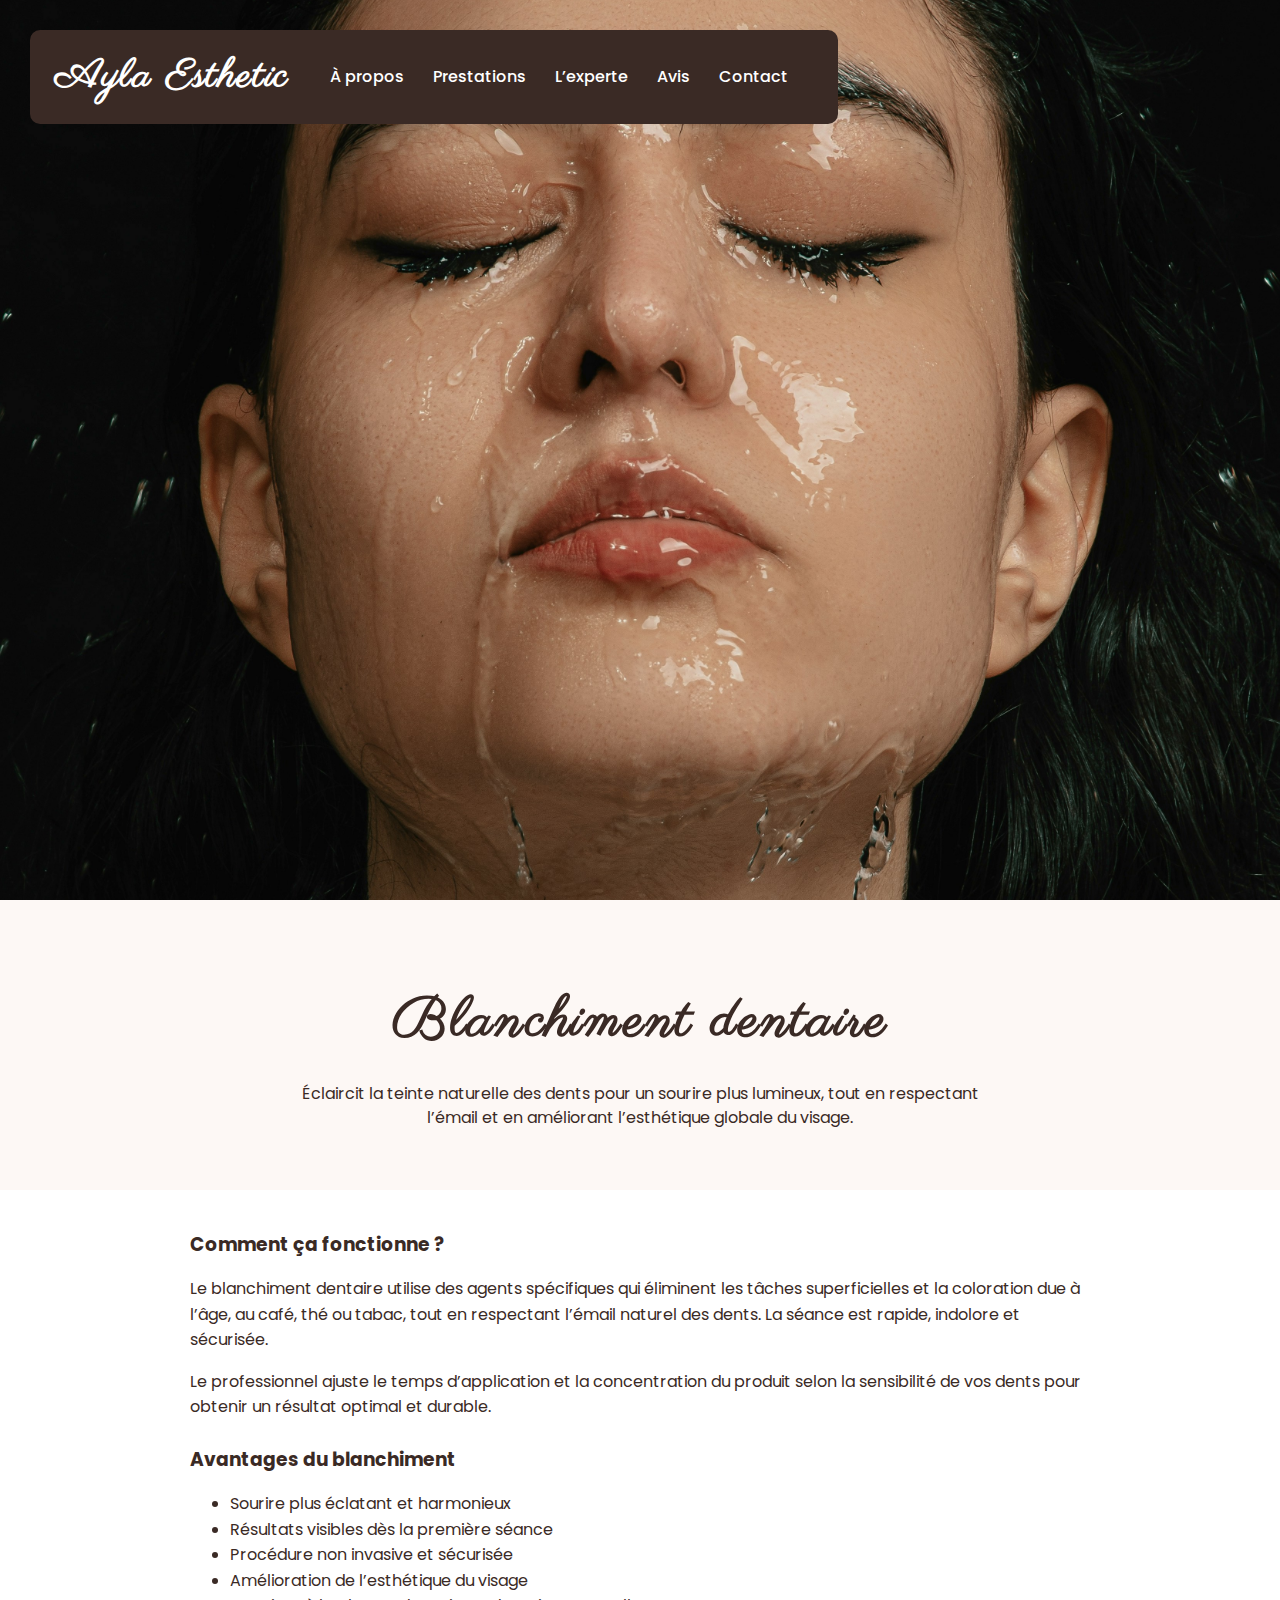
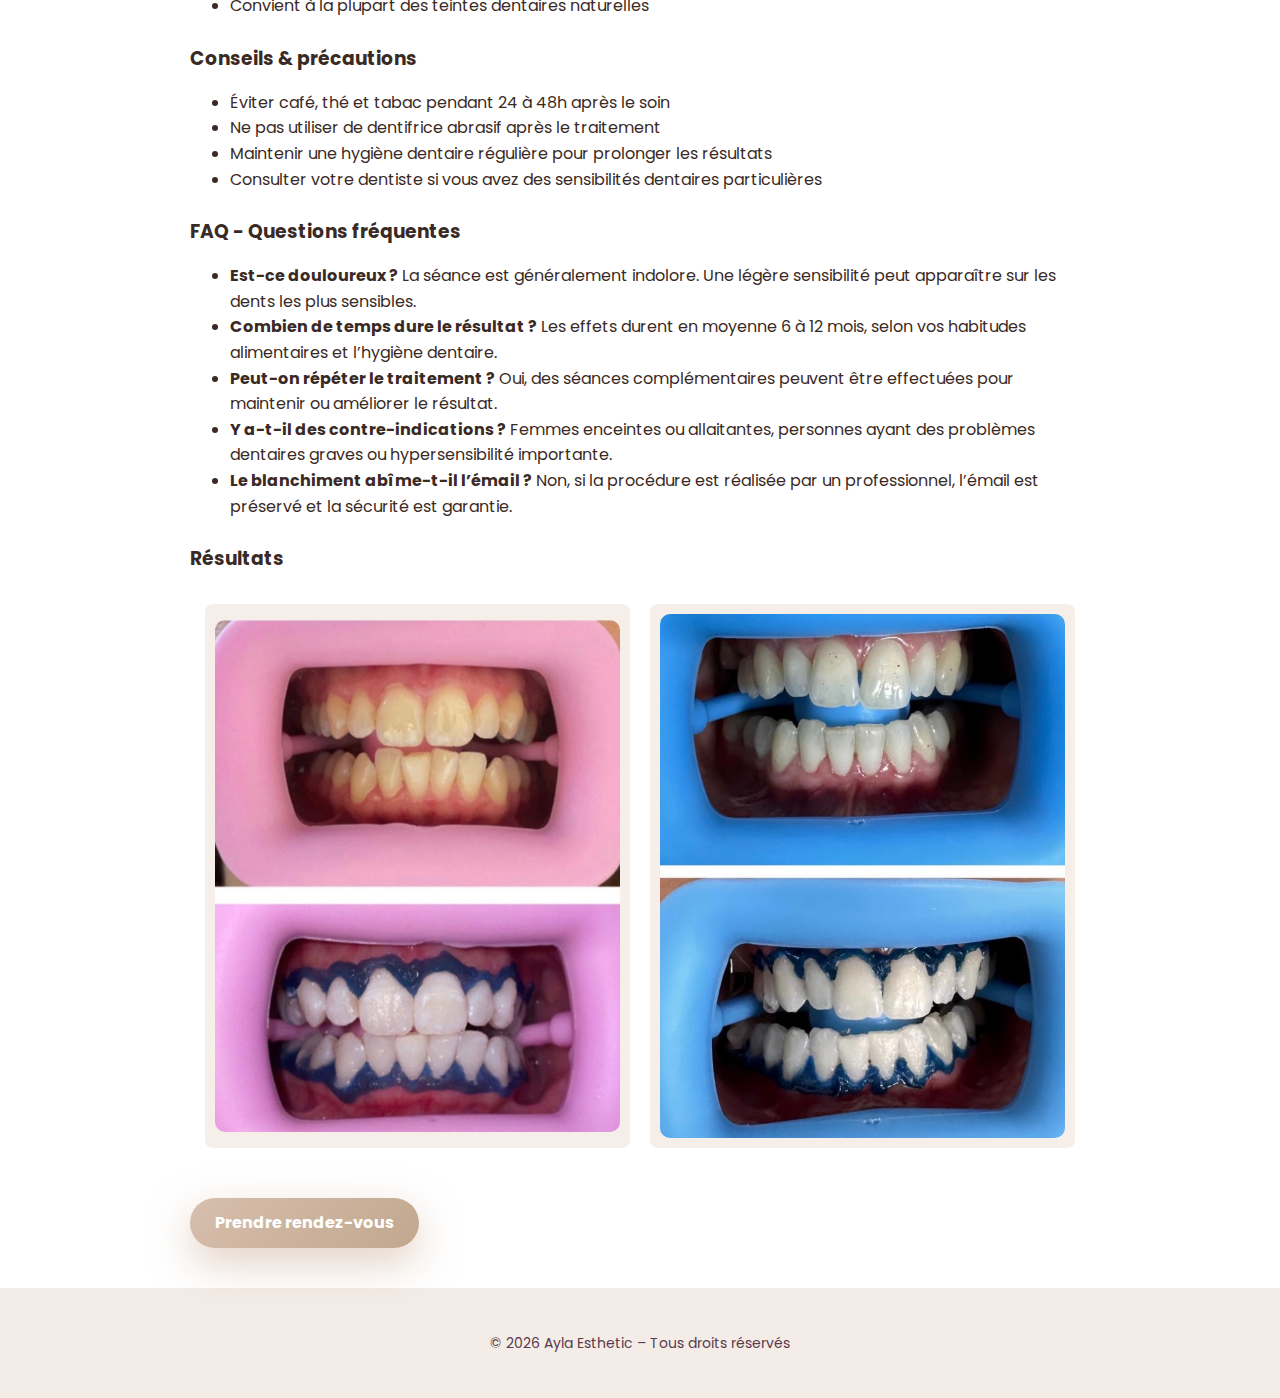
<file: prestations/blanchiment.html>
<!DOCTYPE html>
<html lang="fr">
<head>
  <meta charset="UTF-8">
  <title>Blanchiment dentaire | Ayla Esthetic</title>
  <meta name="viewport" content="width=device-width, initial-scale=1.0">

  <!-- Fonts -->
  <link rel="preconnect" href="https://fonts.googleapis.com">
  <link rel="preconnect" href="https://fonts.gstatic.com" crossorigin>
  <link href="https://fonts.googleapis.com/css2?family=Parisienne&family=Poppins:wght@300;400;500;600;700&display=swap" rel="stylesheet">

  <!-- CSS principal -->
  <link rel="stylesheet" href="../style.css">

  <style>
/* HERO */
.laser-hero {
  background: #fdf8f5;
  color: #3a2a25;
  text-align: center;
  padding: 40px 20px;
}
.laser-hero h1 {
  font-family:'Parisienne', cursive;
  font-size: clamp(2.2rem, 5vw, 3.5rem);
  margin-bottom: 15px;
}
.laser-hero p {
  max-width: 700px;
  margin: 0 auto 20px auto;
  line-height: 1.5;
  font-size: 1rem;
}

/* CONTENU */
.service-detail {
  max-width: 900px;
  margin: 40px auto;
  padding: 0 20px;
}
.service-detail h3 {
  margin-top: 25px;
  margin-bottom: 10px;
  color: #3a2a25;
}
.service-detail p, .service-detail ul {
  margin-bottom: 15px;
  line-height: 1.6;
  color: #3a2a25;
}

/* GALERIE */
.gallery {
  display: flex;
  flex-wrap: wrap;
  justify-content: center;
  gap: 20px;
  margin: 30px 0;
}
.gallery .photo {
  flex: 1 1 45%;
  max-width: 45%;
  border-radius: 8px;
  overflow: hidden;
  background: #f6efe9;
  display: flex;
  align-items: center;
  justify-content: center;
  padding: 10px;
}
.gallery .photo img {
  width: 100%;
  height: auto;
  display: block;
  border-radius: 10px;
  object-fit: contain;
}

/* BOUTON */
.btn {
  display: inline-block;
  padding: 12px 25px;
  background-color: #c048c0;
  color: #fff;
  text-decoration: none;
  border-radius: 25px;
  font-weight: bold;
  margin-top: 20px;
  text-align: center;
  transition: background-color 0.3s;
}
.btn:hover {
  background-color: #a020a0;
}

/* FOOTER */
footer {
  text-align: center;
  padding: 30px;
  background: #f3ece7;
  color: #5a3a4c;
}

@media (max-width:768px){
  .gallery .photo { max-width: 100%; flex: 1 1 100%; }
}
  </style>
</head>
<body>

<!-- HEADER -->
<div class="hero">
  <div class="hero-top" style="background:#3a2a25; padding:15px 25px; border-radius:10px;">
    <h1 class="logo">Ayla Esthetic</h1>
    <nav class="hero-nav">
      <a href="../index.html#about">À propos</a>
      <a href="../index.html#services">Prestations</a>
      <a href="../index.html#team">L’experte</a>
      <a href="../index.html#reviews">Avis</a>
      <a href="../index.html#contact">Contact</a>
    </nav>
  </div>
</div>

<!-- HERO Blanchiment -->
<div class="laser-hero">
  <h1>Blanchiment dentaire</h1>
  <p>Éclaircit la teinte naturelle des dents pour un sourire plus lumineux, tout en respectant l’émail et en améliorant l’esthétique globale du visage.</p>
</div>

<!-- CONTENU DÉTAILLÉ -->
<section class="service-detail">

  <h3>Comment ça fonctionne ?</h3>
  <p>Le blanchiment dentaire utilise des agents spécifiques qui éliminent les tâches superficielles et la coloration due à l’âge, au café, thé ou tabac, tout en respectant l’émail naturel des dents. La séance est rapide, indolore et sécurisée.</p>
  <p>Le professionnel ajuste le temps d’application et la concentration du produit selon la sensibilité de vos dents pour obtenir un résultat optimal et durable.</p>

  <h3>Avantages du blanchiment</h3>
  <ul>
    <li>Sourire plus éclatant et harmonieux</li>
    <li>Résultats visibles dès la première séance</li>
    <li>Procédure non invasive et sécurisée</li>
    <li>Amélioration de l’esthétique du visage</li>
    <li>Convient à la plupart des teintes dentaires naturelles</li>
  </ul>

  <h3>Conseils & précautions</h3>
  <ul>
    <li>Éviter café, thé et tabac pendant 24 à 48h après le soin</li>
    <li>Ne pas utiliser de dentifrice abrasif après le traitement</li>
    <li>Maintenir une hygiène dentaire régulière pour prolonger les résultats</li>
    <li>Consulter votre dentiste si vous avez des sensibilités dentaires particulières</li>
  </ul>
   <!-- FAQ -->
  <h3>FAQ - Questions fréquentes</h3>
  <ul class="faq">
    <li><strong>Est-ce douloureux ?</strong> La séance est généralement indolore. Une légère sensibilité peut apparaître sur les dents les plus sensibles.</li>
    <li><strong>Combien de temps dure le résultat ?</strong> Les effets durent en moyenne 6 à 12 mois, selon vos habitudes alimentaires et l’hygiène dentaire.</li>
    <li><strong>Peut-on répéter le traitement ?</strong> Oui, des séances complémentaires peuvent être effectuées pour maintenir ou améliorer le résultat.</li>
    <li><strong>Y a-t-il des contre-indications ?</strong> Femmes enceintes ou allaitantes, personnes ayant des problèmes dentaires graves ou hypersensibilité importante.</li>
    <li><strong>Le blanchiment abîme-t-il l’émail ?</strong> Non, si la procédure est réalisée par un professionnel, l’émail est préservé et la sécurité est garantie.</li>
  </ul>

  <h3>Résultats</h3>
  <div class="gallery">
    <div class="photo"><img src="images/blanchiment1.jpg" alt="Blanchiment dentaire avant"></div>
    <div class="photo"><img src="images/blanchiment2.jpg" alt="Blanchiment dentaire après"></div>
  </div>

  <!-- Bouton rendez-vous -->
  <a class="btn" href="https://www.planity.com/ayla-esthetic-57800-freyming-merlebach" target="_blank">
    Prendre rendez-vous
  </a>

</section>

<!-- FOOTER -->
<footer>
  <p>© 2026 Ayla Esthetic – Tous droits réservés</p>
</footer>

</body>
</html>
</file>
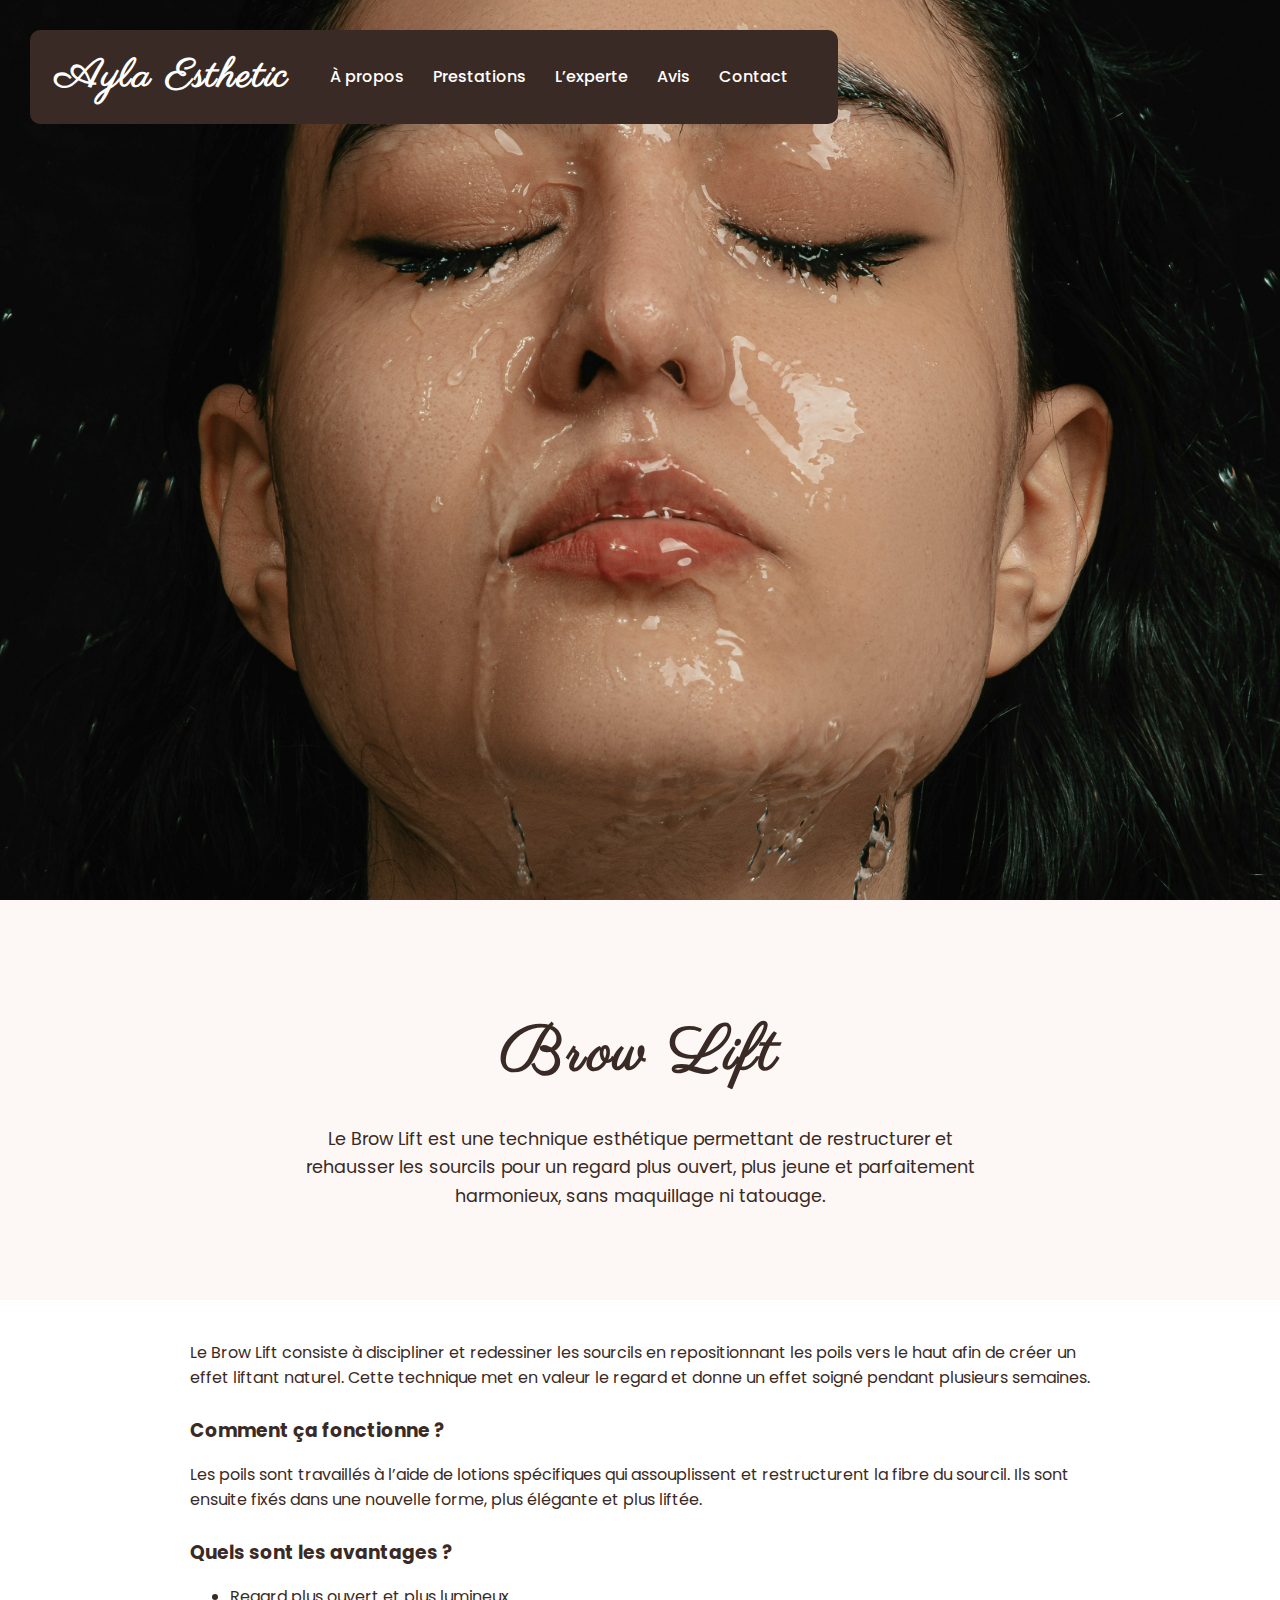
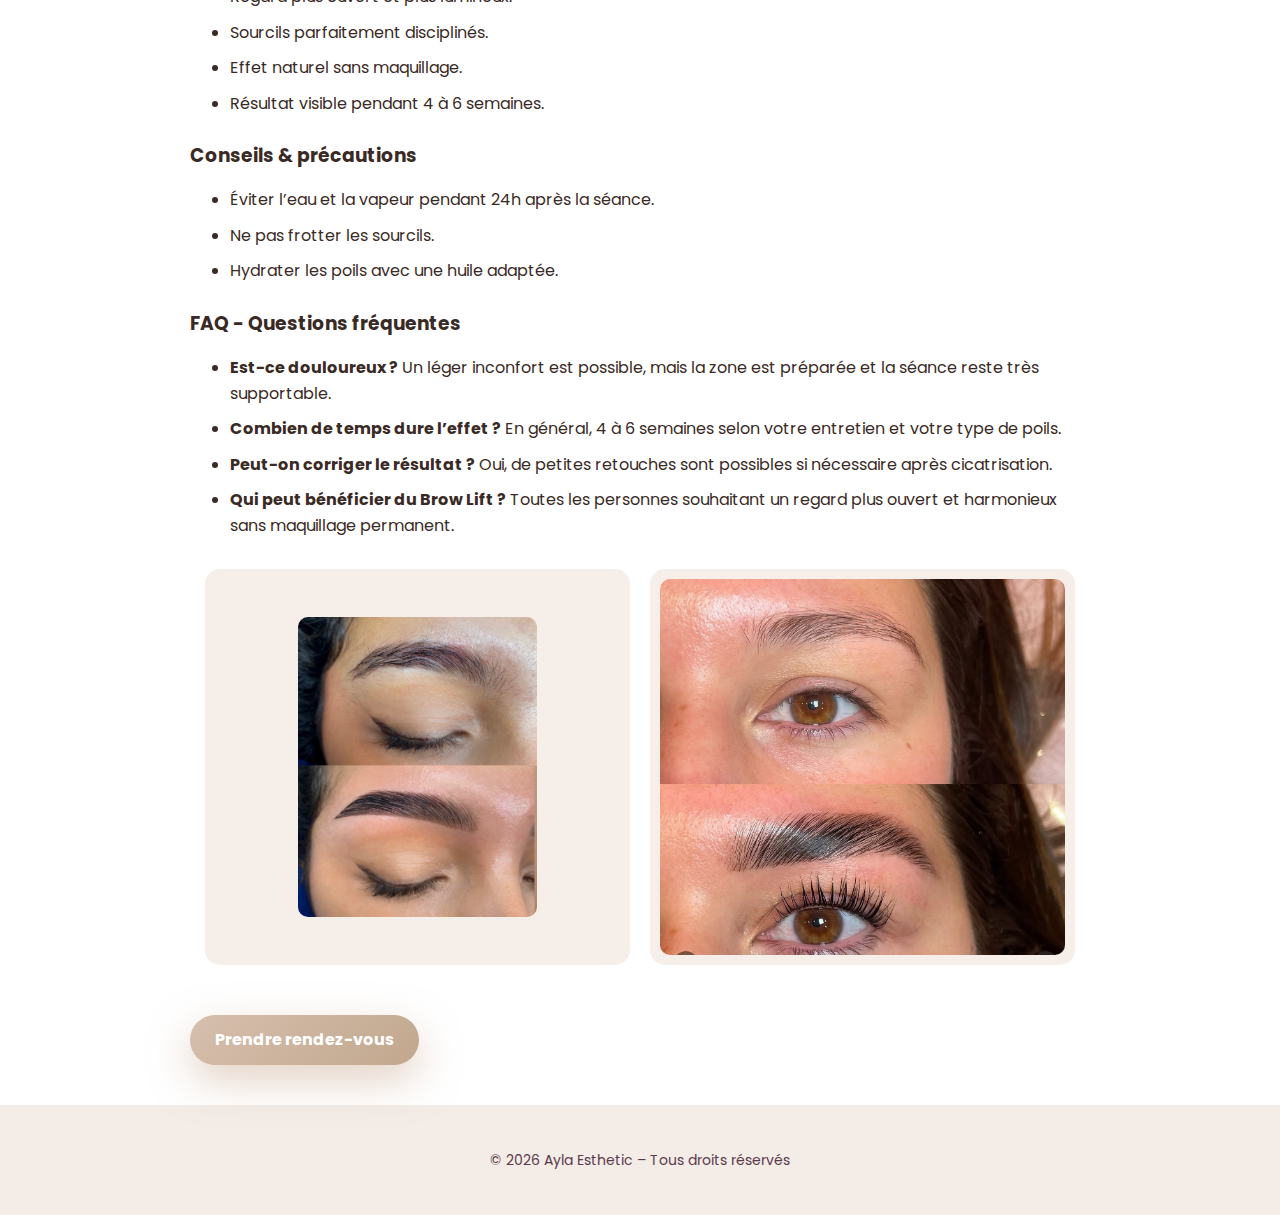
<file: prestations/brow-lift.html>
<!DOCTYPE html>
<html lang="fr">
<head>
  <meta charset="UTF-8">
  <title>Brow Lift | Ayla Esthetic</title>
  <meta name="viewport" content="width=device-width, initial-scale=1.0">

  <!-- Fonts -->
  <link rel="preconnect" href="https://fonts.googleapis.com">
  <link rel="preconnect" href="https://fonts.gstatic.com" crossorigin>
  <link href="https://fonts.googleapis.com/css2?family=Parisienne&family=Poppins:wght@300;400;500;600;700&display=swap" rel="stylesheet">

  <!-- CSS principal -->
  <link rel="stylesheet" href="../style.css">

  <style>
    /* HERO */
    .laser-hero {
      background: #fdf8f5;
      color: #3a2a25;
      text-align: center;
      padding: 60px 20px;
    }
    .laser-hero h1 {
      font-family:'Parisienne', cursive;
      font-size: clamp(2.5rem, 6vw, 4rem);
      margin-bottom: 20px;
    }
    .laser-hero p {
      max-width: 700px;
      margin: 0 auto 30px auto;
      line-height: 1.6;
      font-size: 1.1rem;
    }
    .laser-hero img {
      max-width: 400px;
      width: 90%;
      border-radius: 15px;
      box-shadow: 0 10px 30px rgba(0,0,0,0.3);
    }

    /* CONTENU */
    .service-detail {
      max-width: 900px;
      margin: 40px auto;
      padding: 0 20px;
      color: #3a2a25;
    }
    .service-detail h3 {
      margin-top: 25px;
      margin-bottom: 10px;
      color: #3a2a25;
    }
    .service-detail p, .service-detail ul {
      margin-bottom: 15px;
      line-height: 1.6;
    }
    .service-detail ul li {
      margin-bottom: 10px;
    }

    /* GALERIE */
    .gallery {
      display: flex;
      flex-wrap: wrap;
      gap: 20px;
      justify-content: center;
      margin: 30px 0;
    }
    .gallery .photo {
      flex: 1 1 45%;
      max-width: 45%;
      border-radius: 15px;
      overflow: hidden;
      display: flex;
      align-items: center;
      justify-content: center;
      background: #f6efe9;
      padding: 10px;
    }
    .gallery .photo img {
      width: 100%;
      height: auto;
      display: block;
      border-radius: 10px;
    }
    /* Réduction de la première photo */
    .gallery .photo-before img {
      max-height: 300px;
      width: auto;
      object-fit: cover;
      display: block;
    }

    /* BOUTON */
    .btn {
      display: inline-block;
      padding: 12px 25px;
      background-color: #c048c0;
      color: #fff;
      text-decoration: none;
      border-radius: 25px;
      font-weight: bold;
      margin-top: 20px;
      text-align: center;
    }
    .btn:hover {
      background-color: #a020a0;
    }

    @media (max-width:768px){
      .gallery .photo {
        flex: 1 1 100%;
        max-width: 100%;
      }
    }
  </style>
</head>

<body>

<!-- HEADER -->
<div class="hero">
  <div class="hero-top" style="background:#3a2a25; padding:15px 25px; border-radius:10px;">
    <h1 class="logo">Ayla Esthetic</h1>
    <nav class="hero-nav">
      <a href="../index.html#about">À propos</a>
      <a href="../index.html#services">Prestations</a>
      <a href="../index.html#team">L’experte</a>
      <a href="../index.html#reviews">Avis</a>
      <a href="../index.html#contact">Contact</a>
    </nav>
  </div>
</div>

<!-- HERO Brow Lift -->
<div class="laser-hero">
  <h1>Brow Lift</h1>
  <p>
    Le Brow Lift est une technique esthétique permettant de restructurer et rehausser les sourcils pour un regard plus ouvert,
    plus jeune et parfaitement harmonieux, sans maquillage ni tatouage.
  </p>
</div>

<!-- CONTENU -->
<section class="service-detail">

  <p>
    Le Brow Lift consiste à discipliner et redessiner les sourcils en repositionnant les poils vers le haut afin de créer un effet liftant naturel.
    Cette technique met en valeur le regard et donne un effet soigné pendant plusieurs semaines.
  </p>

  <h3>Comment ça fonctionne ?</h3>
  <p>
    Les poils sont travaillés à l’aide de lotions spécifiques qui assouplissent et restructurent la fibre du sourcil.
    Ils sont ensuite fixés dans une nouvelle forme, plus élégante et plus liftée.
  </p>

  <h3>Quels sont les avantages ?</h3>
  <ul>
    <li>Regard plus ouvert et plus lumineux.</li>
    <li>Sourcils parfaitement disciplinés.</li>
    <li>Effet naturel sans maquillage.</li>
    <li>Résultat visible pendant 4 à 6 semaines.</li>
  </ul>

  <h3>Conseils & précautions</h3>
  <ul>
    <li>Éviter l’eau et la vapeur pendant 24h après la séance.</li>
    <li>Ne pas frotter les sourcils.</li>
    <li>Hydrater les poils avec une huile adaptée.</li>
  </ul>

  <!-- FAQ avant les photos -->
<h3>FAQ - Questions fréquentes</h3>
<ul>
  <li><strong>Est-ce douloureux ?</strong> Un léger inconfort est possible, mais la zone est préparée et la séance reste très supportable.</li>
  <li><strong>Combien de temps dure l’effet ?</strong> En général, 4 à 6 semaines selon votre entretien et votre type de poils.</li>
  <li><strong>Peut-on corriger le résultat ?</strong> Oui, de petites retouches sont possibles si nécessaire après cicatrisation.</li>
  <li><strong>Qui peut bénéficier du Brow Lift ?</strong> Toutes les personnes souhaitant un regard plus ouvert et harmonieux sans maquillage permanent.</li>
</ul>
  <!-- Galerie -->
  <div class="gallery">
    <div class="photo photo-before"><img src="images/brow1.jpg" alt="Avant Brow Lift"></div>
    <div class="photo"><img src="images/brow2.jpg" alt="Après Brow Lift"></div>
  </div>

  <!-- Bouton rendez-vous -->
  <a class="btn" href="https://www.planity.com/ayla-esthetic-57800-freyming-merlebach" target="_blank">
    Prendre rendez-vous
  </a>

</section>

<!-- FOOTER -->
<footer style="text-align:center; padding:30px; background:#f3ece7; color:#5a3a4c;">
  <p>© 2026 Ayla Esthetic – Tous droits réservés</p>
</footer>

</body>
</html>
</file>
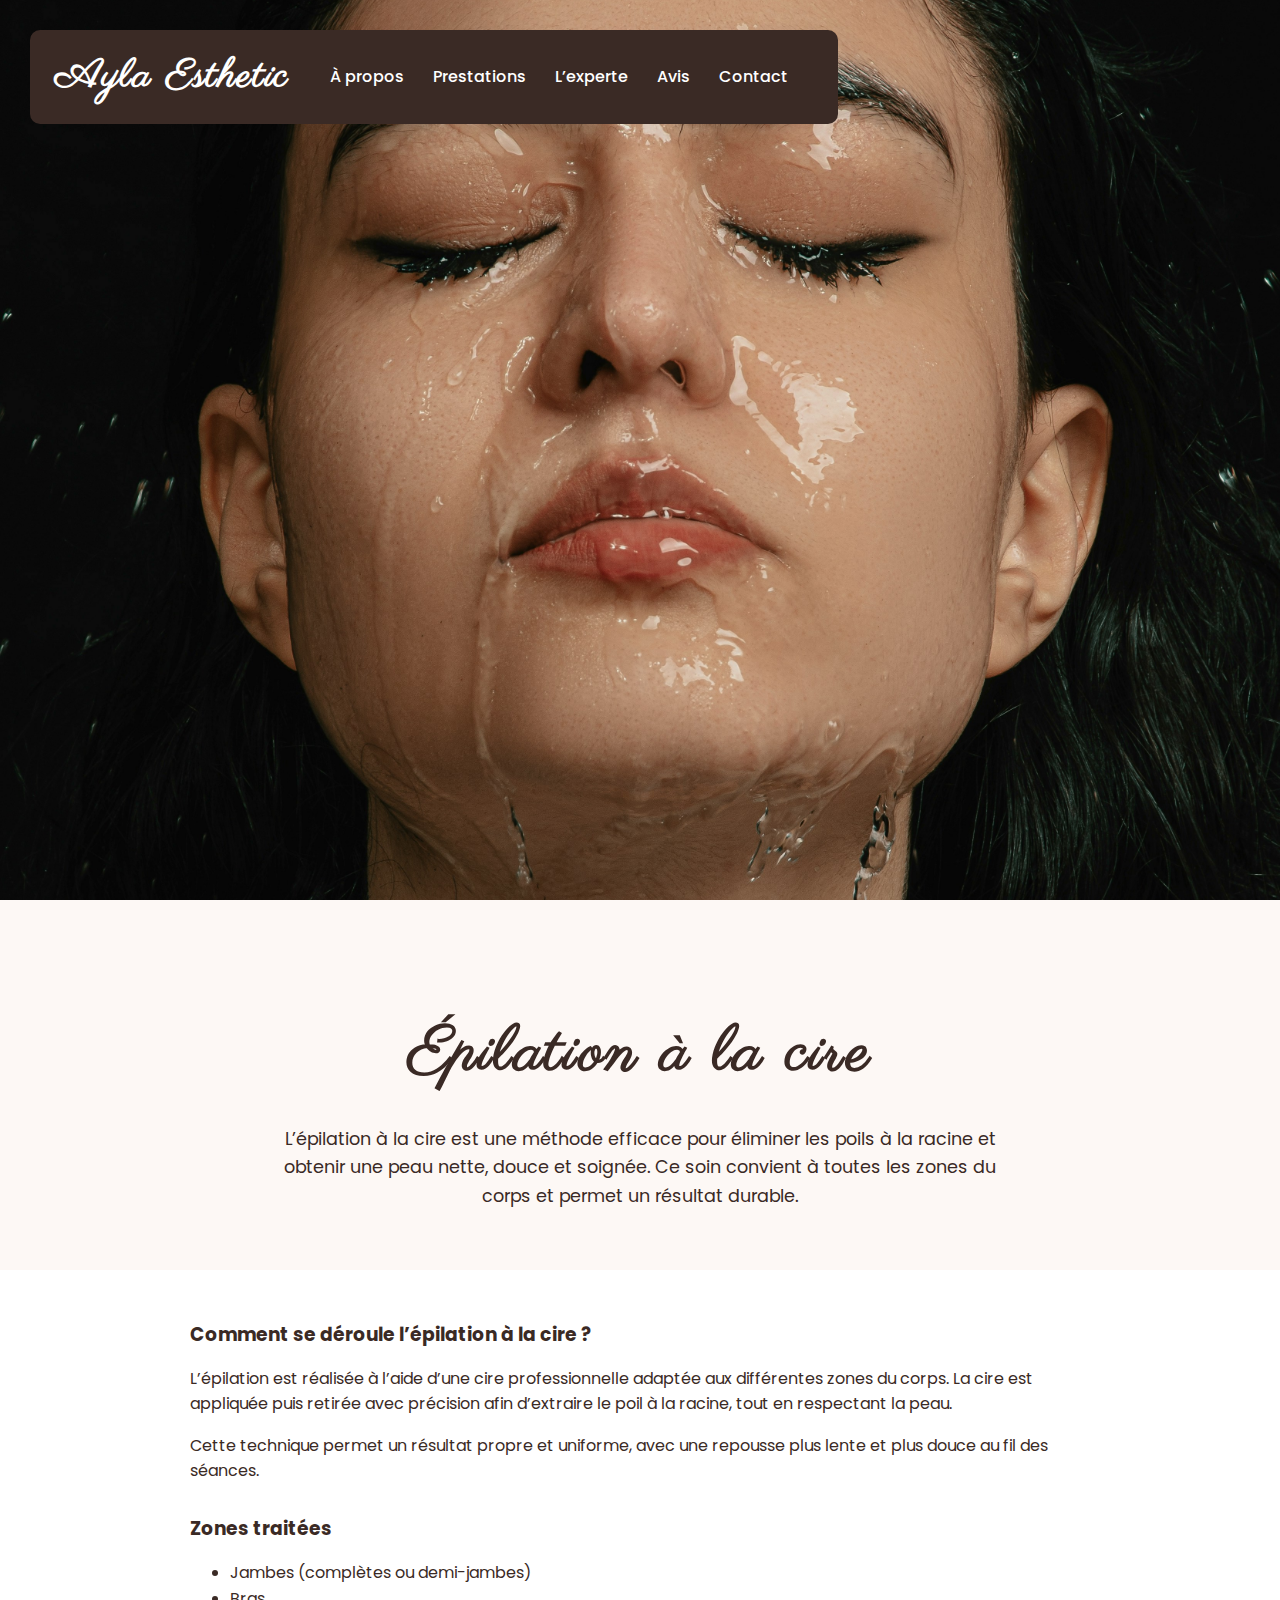
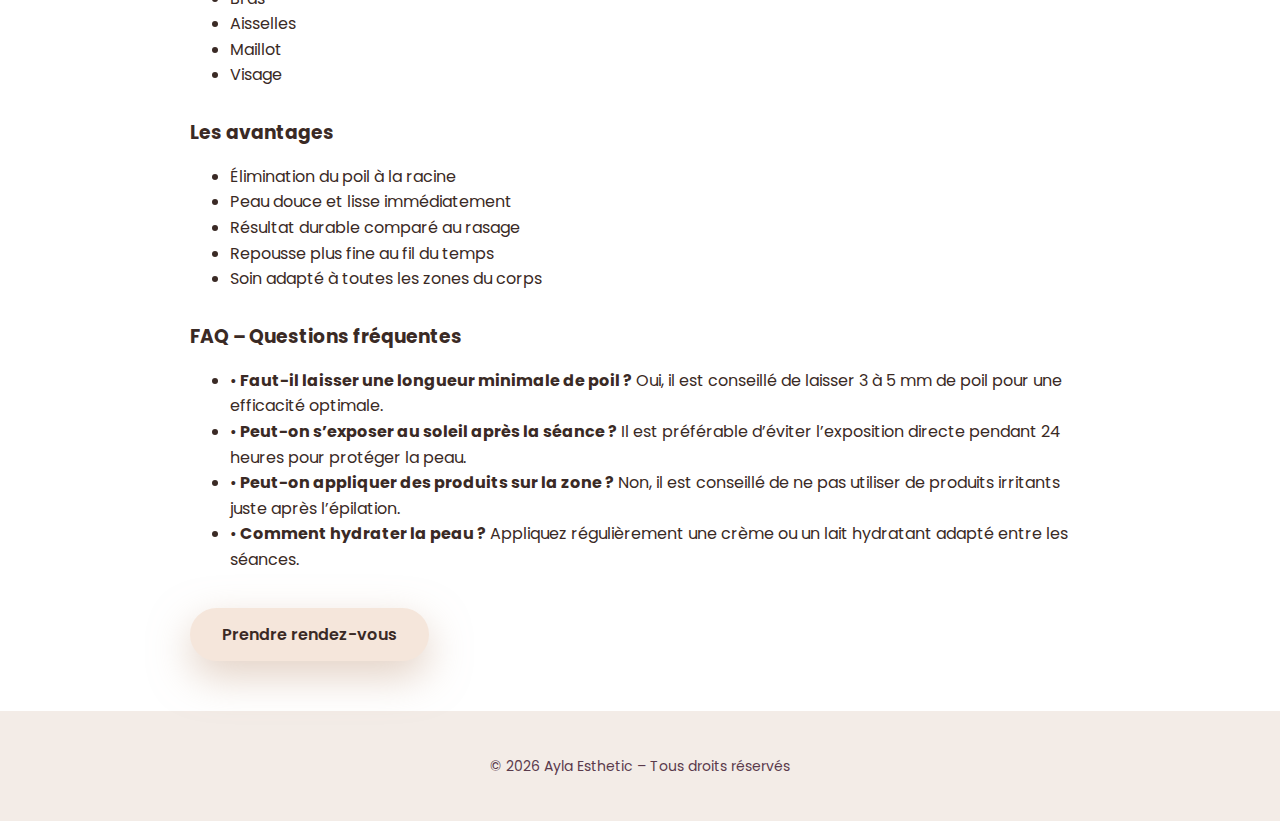
<file: prestations/epilation-cire.html>
<!DOCTYPE html>
<html lang="fr">
<head>
  <meta charset="UTF-8">
  <title>Épilation à la cire | Ayla Esthetic</title>
  <meta name="viewport" content="width=device-width, initial-scale=1.0">

  <!-- Fonts -->
  <link rel="preconnect" href="https://fonts.googleapis.com">
  <link rel="preconnect" href="https://fonts.gstatic.com" crossorigin>
  <link href="https://fonts.googleapis.com/css2?family=Parisienne&family=Poppins:wght@300;400;500;600;700&display=swap" rel="stylesheet">

  <!-- CSS principal -->
  <link rel="stylesheet" href="../style.css">

  <style>
    /* HERO */
    .laser-hero {
      background: #fdf8f5;
      color: #3a2a25;
      text-align: center;
      padding: 60px 20px;
    }
    .laser-hero h1 {
      font-family: 'Parisienne', cursive;
      font-size: clamp(2.5rem, 6vw, 4rem);
      margin-bottom: 20px;
    }
    .laser-hero p {
      max-width: 720px;
      margin: 0 auto;
      line-height: 1.6;
      font-size: 1.1rem;
    }

    /* CONTENU */
    .service-detail {
      max-width: 900px;
      margin: 50px auto;
      padding: 0 20px;
      color: #3a2a25;
    }
    .service-detail h3 {
      margin-top: 30px;
      margin-bottom: 10px;
    }
    .service-detail p,
    .service-detail ul {
      line-height: 1.6;
      margin-bottom: 15px;
    }

    /* Galerie */
    .gallery {
      display: flex;
      justify-content: center;
      margin: 40px 0;
    }
    .gallery img {
      width: 80%;
      max-width: 450px;
      height: auto;
      border-radius: 12px;
      display: block;
    }

    /* Bouton rendez-vous beige */
    .btn {
      display: inline-block;
      padding: 14px 32px;
      background: #f5e6db; /* beige identique aux autres pages */
      color: #3a2a25;       /* texte foncé */
      border-radius: 30px;
      font-weight: 600;
      text-decoration: none;
      font-size: 16px;
      margin-top: 20px;
      text-align: left;     /* bouton aligné à gauche */
    }
    .btn:hover {
      background: #e9d7c9; /* beige légèrement plus foncé au survol */
    }

    /* FAQ questions en gras */
    .faq li::before {
      content: "• "; /* petite puce */
    }
    .faq li strong {
      font-weight: bold;
    }
  </style>
</head>

<body>

<!-- HEADER -->
<div class="hero">
  <div class="hero-top" style="background:#3a2a25; padding:15px 25px; border-radius:10px;">
    <h1 class="logo">Ayla Esthetic</h1>
    <nav class="hero-nav">
      <a href="../index.html#about">À propos</a>
      <a href="../index.html#services">Prestations</a>
      <a href="../index.html#team">L’experte</a>
      <a href="../index.html#reviews">Avis</a>
      <a href="../index.html#contact">Contact</a>
    </nav>
  </div>
</div>

<!-- HERO -->
<div class="laser-hero">
  <h1>Épilation à la cire</h1>
  <p>
    L’épilation à la cire est une méthode efficace pour éliminer les poils à la racine et obtenir une peau nette, douce et soignée. Ce soin convient à toutes les zones du corps et permet un résultat durable.
  </p>
</div>

<!-- CONTENU -->
<section class="service-detail">

  <h3>Comment se déroule l’épilation à la cire ?</h3>
  <p>
    L’épilation est réalisée à l’aide d’une cire professionnelle adaptée aux différentes zones du corps. La cire est appliquée puis retirée avec précision afin d’extraire le poil à la racine, tout en respectant la peau.
  </p>
  <p>
    Cette technique permet un résultat propre et uniforme, avec une repousse plus lente et plus douce au fil des séances.
  </p>

  <h3>Zones traitées</h3>
  <ul>
    <li>Jambes (complètes ou demi-jambes)</li>
    <li>Bras</li>
    <li>Aisselles</li>
    <li>Maillot</li>
    <li>Visage</li>
  </ul>

  <h3>Les avantages</h3>
  <ul>
    <li>Élimination du poil à la racine</li>
    <li>Peau douce et lisse immédiatement</li>
    <li>Résultat durable comparé au rasage</li>
    <li>Repousse plus fine au fil du temps</li>
    <li>Soin adapté à toutes les zones du corps</li>
  </ul>

  <!-- FAQ – Questions fréquentes -->
  <h3>FAQ – Questions fréquentes</h3>
  <ul class="faq">
    <li><strong>Faut-il laisser une longueur minimale de poil ?</strong> Oui, il est conseillé de laisser 3 à 5 mm de poil pour une efficacité optimale.</li>
    <li><strong>Peut-on s’exposer au soleil après la séance ?</strong> Il est préférable d’éviter l’exposition directe pendant 24 heures pour protéger la peau.</li>
    <li><strong>Peut-on appliquer des produits sur la zone ?</strong> Non, il est conseillé de ne pas utiliser de produits irritants juste après l’épilation.</li>
    <li><strong>Comment hydrater la peau ?</strong> Appliquez régulièrement une crème ou un lait hydratant adapté entre les séances.</li>
  </ul>

  <!-- Bouton rendez-vous -->
  <a class="btn" href="https://www.planity.com/ayla-esthetic-57800-freyming-merlebach" target="_blank">
    Prendre rendez-vous
  </a>

</section>

<!-- FOOTER -->
<footer style="text-align:center; padding:30px; background:#f3ece7; color:#5a3a4c;">
  <p>© 2026 Ayla Esthetic – Tous droits réservés</p>
</footer>

</body>
</html>
</file>
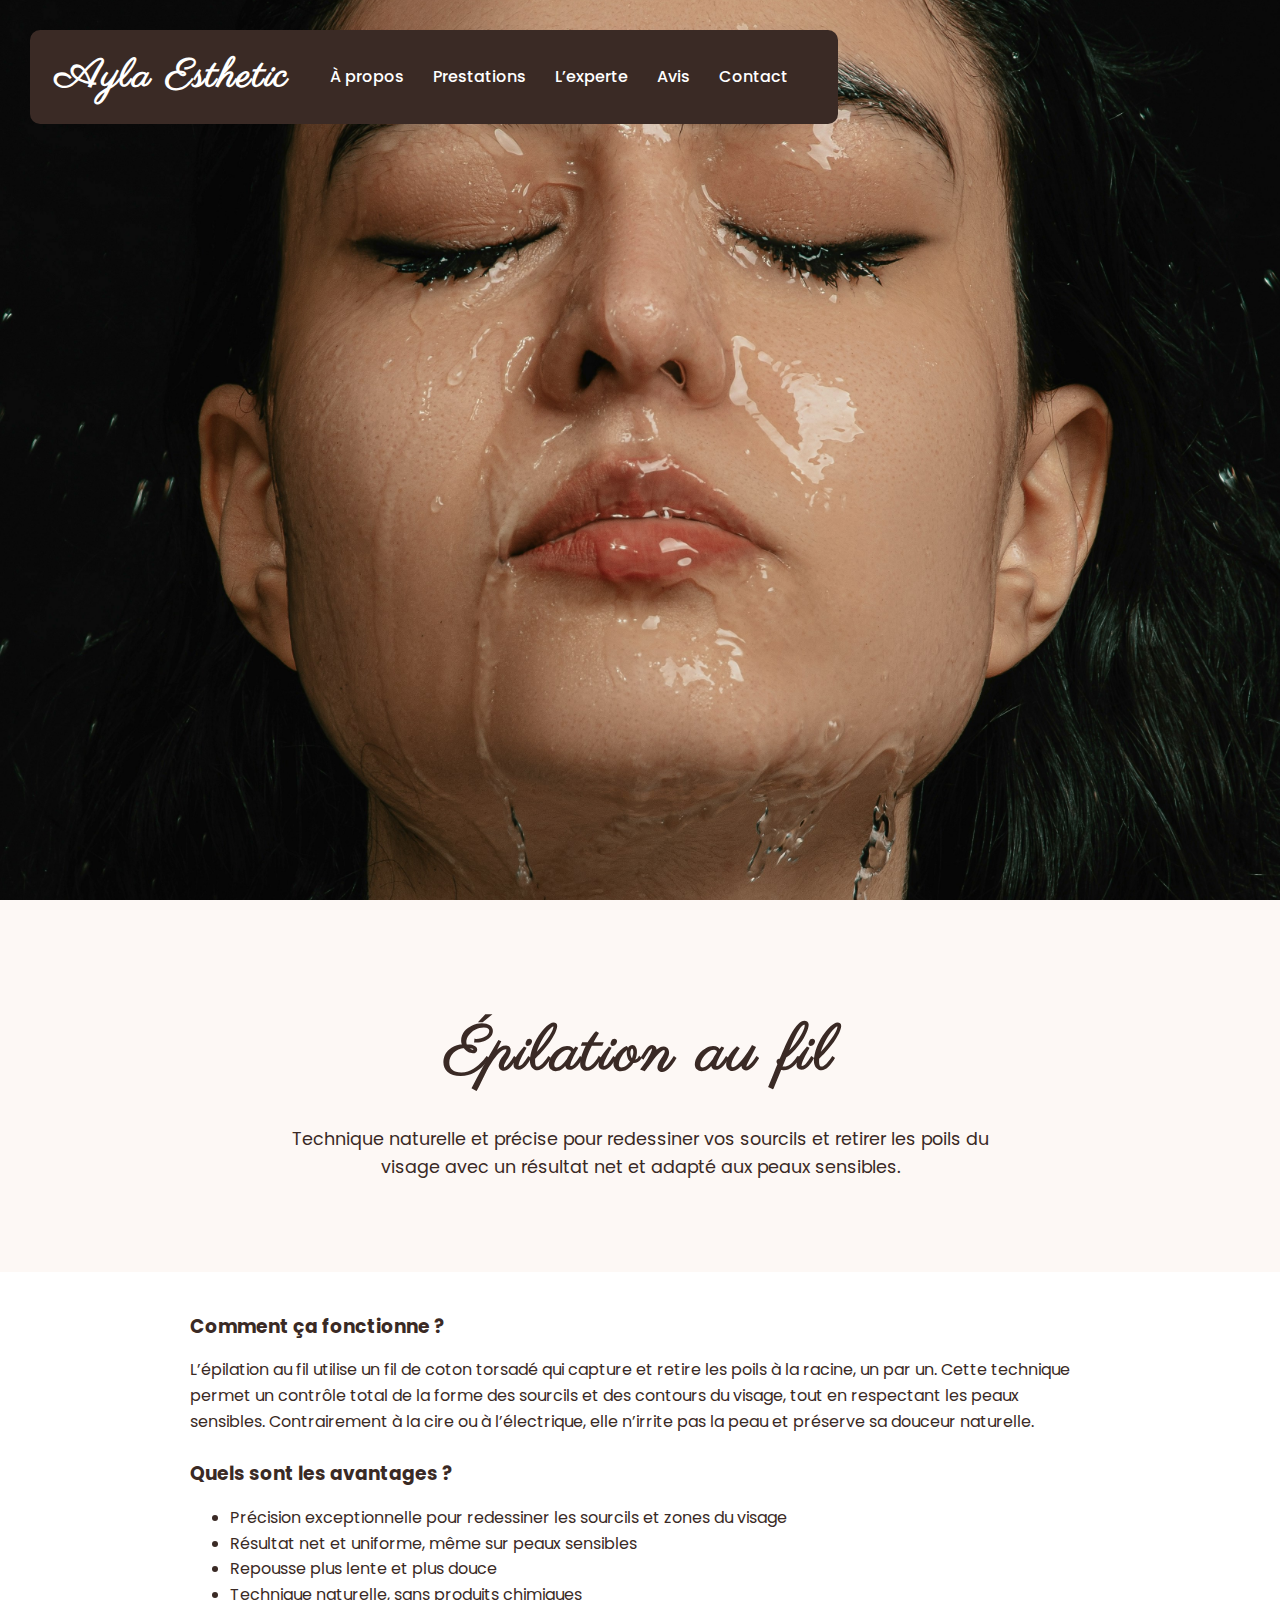
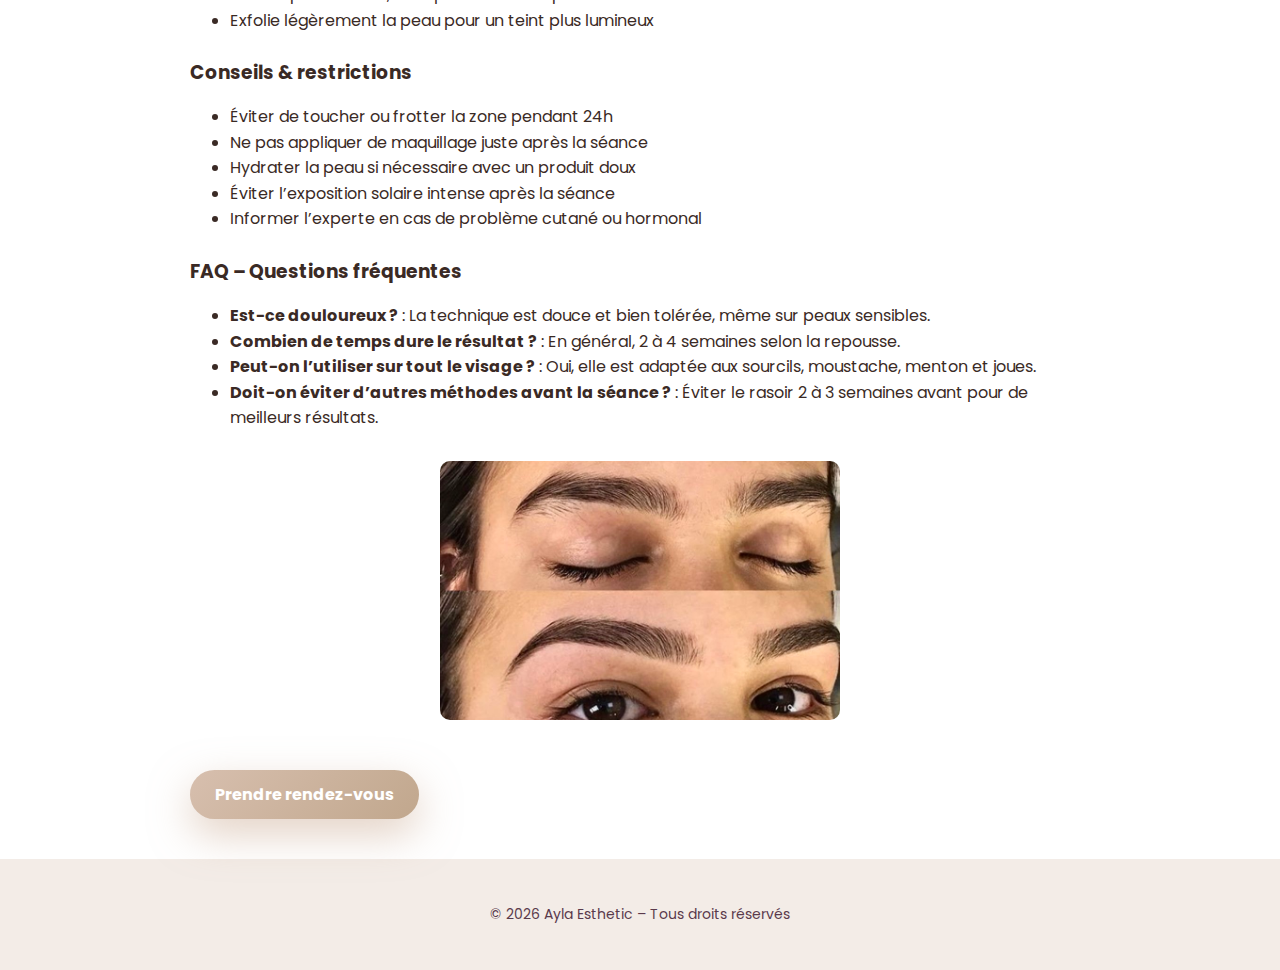
<file: prestations/epilation-fil.html>
<!DOCTYPE html>
<html lang="fr">
<head>
  <meta charset="UTF-8">
  <title>Épilation au fil | Ayla Esthetic</title>
  <meta name="viewport" content="width=device-width, initial-scale=1.0">

  <!-- Fonts -->
  <link rel="preconnect" href="https://fonts.googleapis.com">
  <link rel="preconnect" href="https://fonts.gstatic.com" crossorigin>
  <link href="https://fonts.googleapis.com/css2?family=Parisienne&family=Poppins:wght@300;400;500;600;700&display=swap" rel="stylesheet">

  <link rel="stylesheet" href="../style.css">

  <style>
    .laser-hero {
      background: #fdf8f5;
      color: #3a2a25;
      text-align: center;
      padding: 60px 20px;
    }
    .laser-hero h1 {
      font-family:'Parisienne', cursive;
      font-size: clamp(2.5rem, 6vw, 4rem);
      margin-bottom: 20px;
    }
    .laser-hero p {
      max-width: 700px;
      margin: 0 auto 30px auto;
      line-height: 1.6;
      font-size: 1.1rem;
    }
    .service-detail {
      max-width:900px;
      margin:40px auto;
      padding:0 20px;
      line-height:1.6;
      color:#3a2a25;
    }
    .service-detail h3 {
      margin-top:25px;
      margin-bottom:10px;
      color:#3a2a25;
    }
    .service-detail ul {
      margin-bottom:15px;
    }
    .gallery {
      display:flex;
      flex-wrap:wrap;
      gap:20px;
      justify-content:center;
      margin:30px 0;
    }
    .gallery .photo {
      flex:1 1 45%;
      max-width:45%;
      border-radius:15px;
      overflow:hidden;
      background:#f6efe9;
      display:flex;
      align-items:center;
      justify-content:center;
      padding:10px;
    }
   .gallery img {
      width: 80%;
     max-width: 400px;
     height: auto;
      display: block;
     margin: 0 auto;
     border-radius: 10px;
    }
    .btn {
      display:inline-block;
      padding:12px 25px;
      background-color:#c048c0;
      color:#fff;
      text-decoration:none;
      border-radius:25px;
      font-weight:bold;
      margin-top:20px;
      text-align:center;
      transition:background-color 0.3s;
    }
    .btn:hover {
      background-color:#a020a0;
    }
    footer {
      text-align:center;
      padding:30px;
      background:#f3ece7;
      color:#5a3a4c;
    }
    @media (max-width:768px){
      .gallery .photo{
        flex:1 1 100%;
        max-width:100%;
      }
    }
  </style>
</head>
<body>

<!-- HEADER -->
<div class="hero">
  <div class="hero-top" style="background:#3a2a25;padding:15px 25px;border-radius:10px;">
    <h1 class="logo">Ayla Esthetic</h1>
    <nav class="hero-nav">
      <a href="../index.html#about">À propos</a>
      <a href="../index.html#services">Prestations</a>
      <a href="../index.html#team">L’experte</a>
      <a href="../index.html#reviews">Avis</a>
      <a href="../index.html#contact">Contact</a>
    </nav>
  </div>
</div>

<!-- HERO -->
<div class="laser-hero">
  <h1>Épilation au fil</h1>
  <p>Technique naturelle et précise pour redessiner vos sourcils et retirer les poils du visage avec un résultat net et adapté aux peaux sensibles.</p>
</div>

<!-- CONTENU DÉTAILLÉ -->
<section class="service-detail">

  <h3>Comment ça fonctionne ?</h3>
  <p>L’épilation au fil utilise un fil de coton torsadé qui capture et retire les poils à la racine, un par un. Cette technique permet un contrôle total de la forme des sourcils et des contours du visage, tout en respectant les peaux sensibles. Contrairement à la cire ou à l’électrique, elle n’irrite pas la peau et préserve sa douceur naturelle.</p>

  <h3>Quels sont les avantages ?</h3>
  <ul>
    <li>Précision exceptionnelle pour redessiner les sourcils et zones du visage</li>
    <li>Résultat net et uniforme, même sur peaux sensibles</li>
    <li>Repousse plus lente et plus douce</li>
    <li>Technique naturelle, sans produits chimiques</li>
    <li>Exfolie légèrement la peau pour un teint plus lumineux</li>
  </ul>

  <h3>Conseils & restrictions</h3>
  <ul>
    <li>Éviter de toucher ou frotter la zone pendant 24h</li>
    <li>Ne pas appliquer de maquillage juste après la séance</li>
    <li>Hydrater la peau si nécessaire avec un produit doux</li>
    <li>Éviter l’exposition solaire intense après la séance</li>
    <li>Informer l’experte en cas de problème cutané ou hormonal</li>
  </ul>

  <h3>FAQ – Questions fréquentes</h3>
  <ul>
    <li><strong>Est-ce douloureux ?</strong> : La technique est douce et bien tolérée, même sur peaux sensibles.</li>
    <li><strong>Combien de temps dure le résultat ?</strong> : En général, 2 à 4 semaines selon la repousse.</li>
    <li><strong>Peut-on l’utiliser sur tout le visage ?</strong> : Oui, elle est adaptée aux sourcils, moustache, menton et joues.</li>
    <li><strong>Doit-on éviter d’autres méthodes avant la séance ?</strong> : Éviter le rasoir 2 à 3 semaines avant pour de meilleurs résultats.</li>
  </ul>

  <div class="gallery">
  <img src="images/epilation-fil.jpg" alt="Épilation au fil">
</div>

<a class="btn" href="https://www.planity.com/ayla-esthetic-57800-freyming-merlebach" target="_blank">
  Prendre rendez-vous
</a>

</section>

<!-- FOOTER -->
<footer>
  <p>© 2026 Ayla Esthetic – Tous droits réservés</p>
</footer>

</body>
</html>
</file>
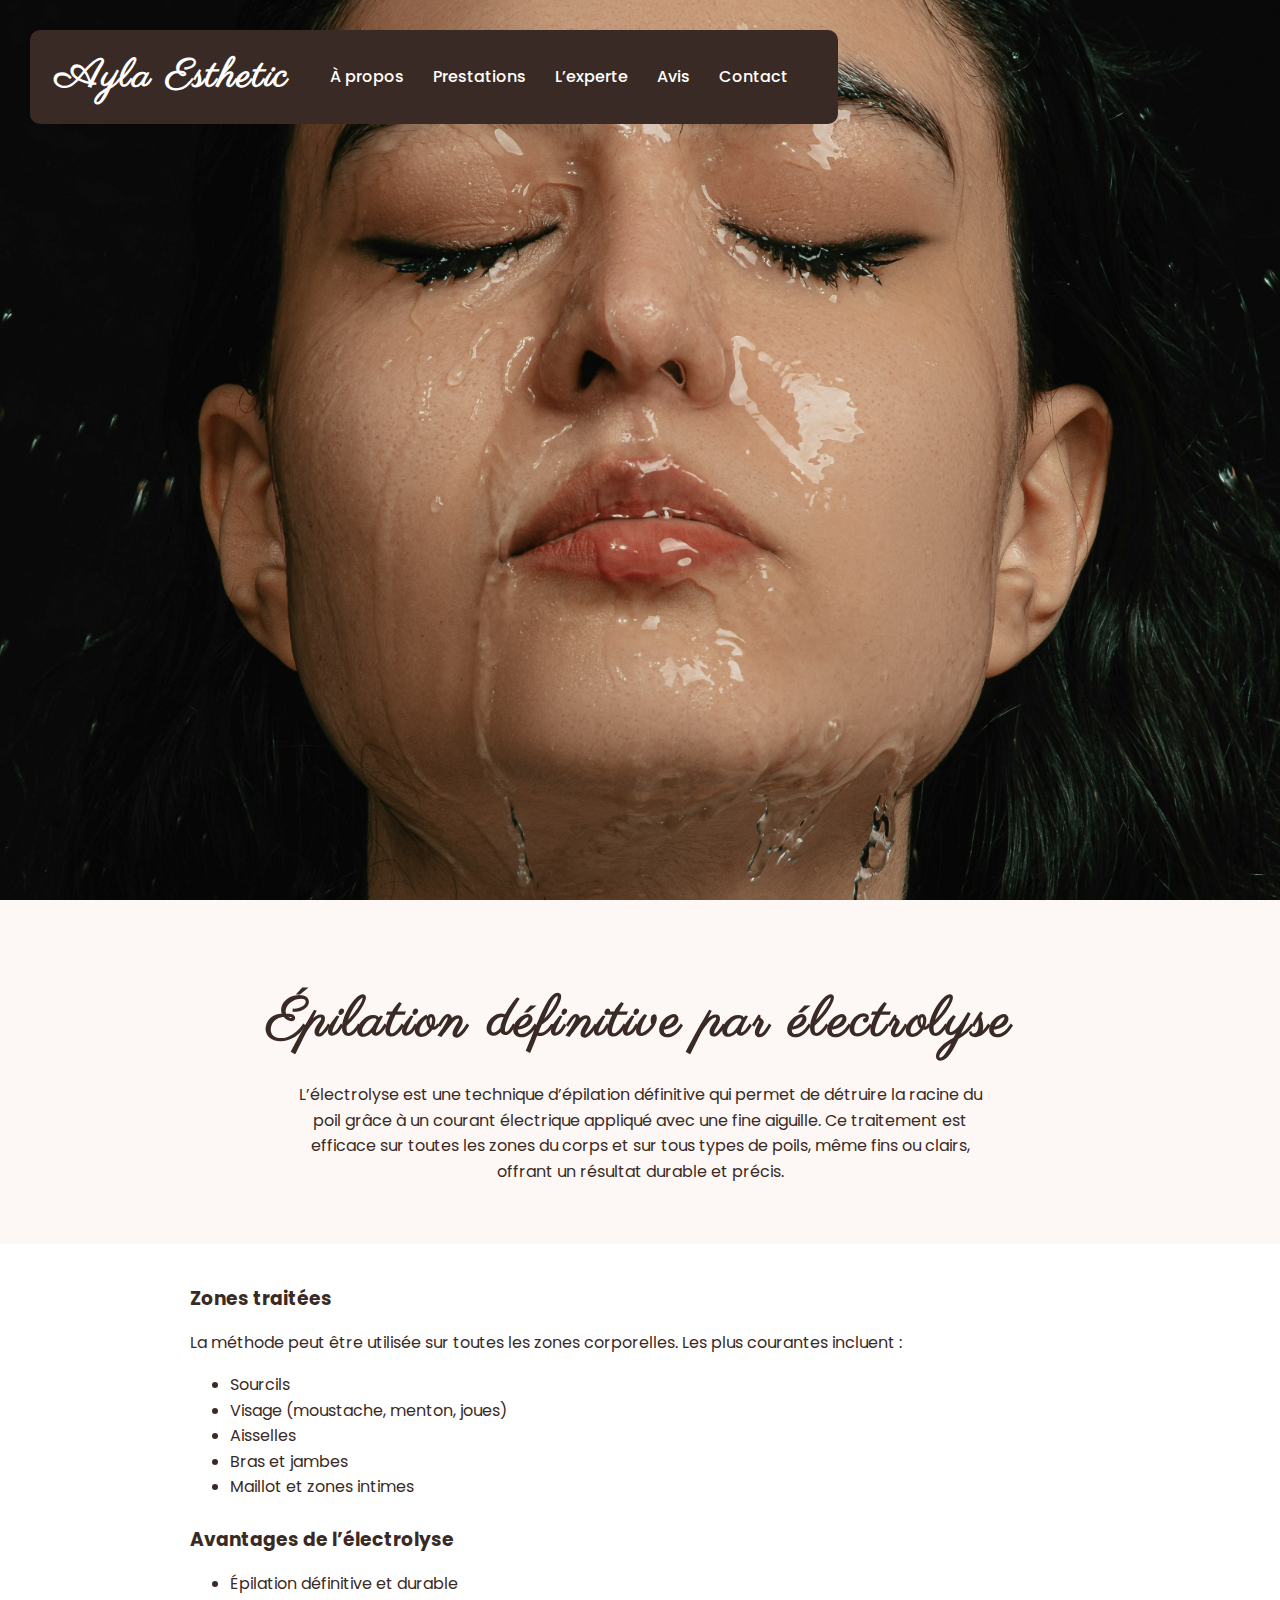
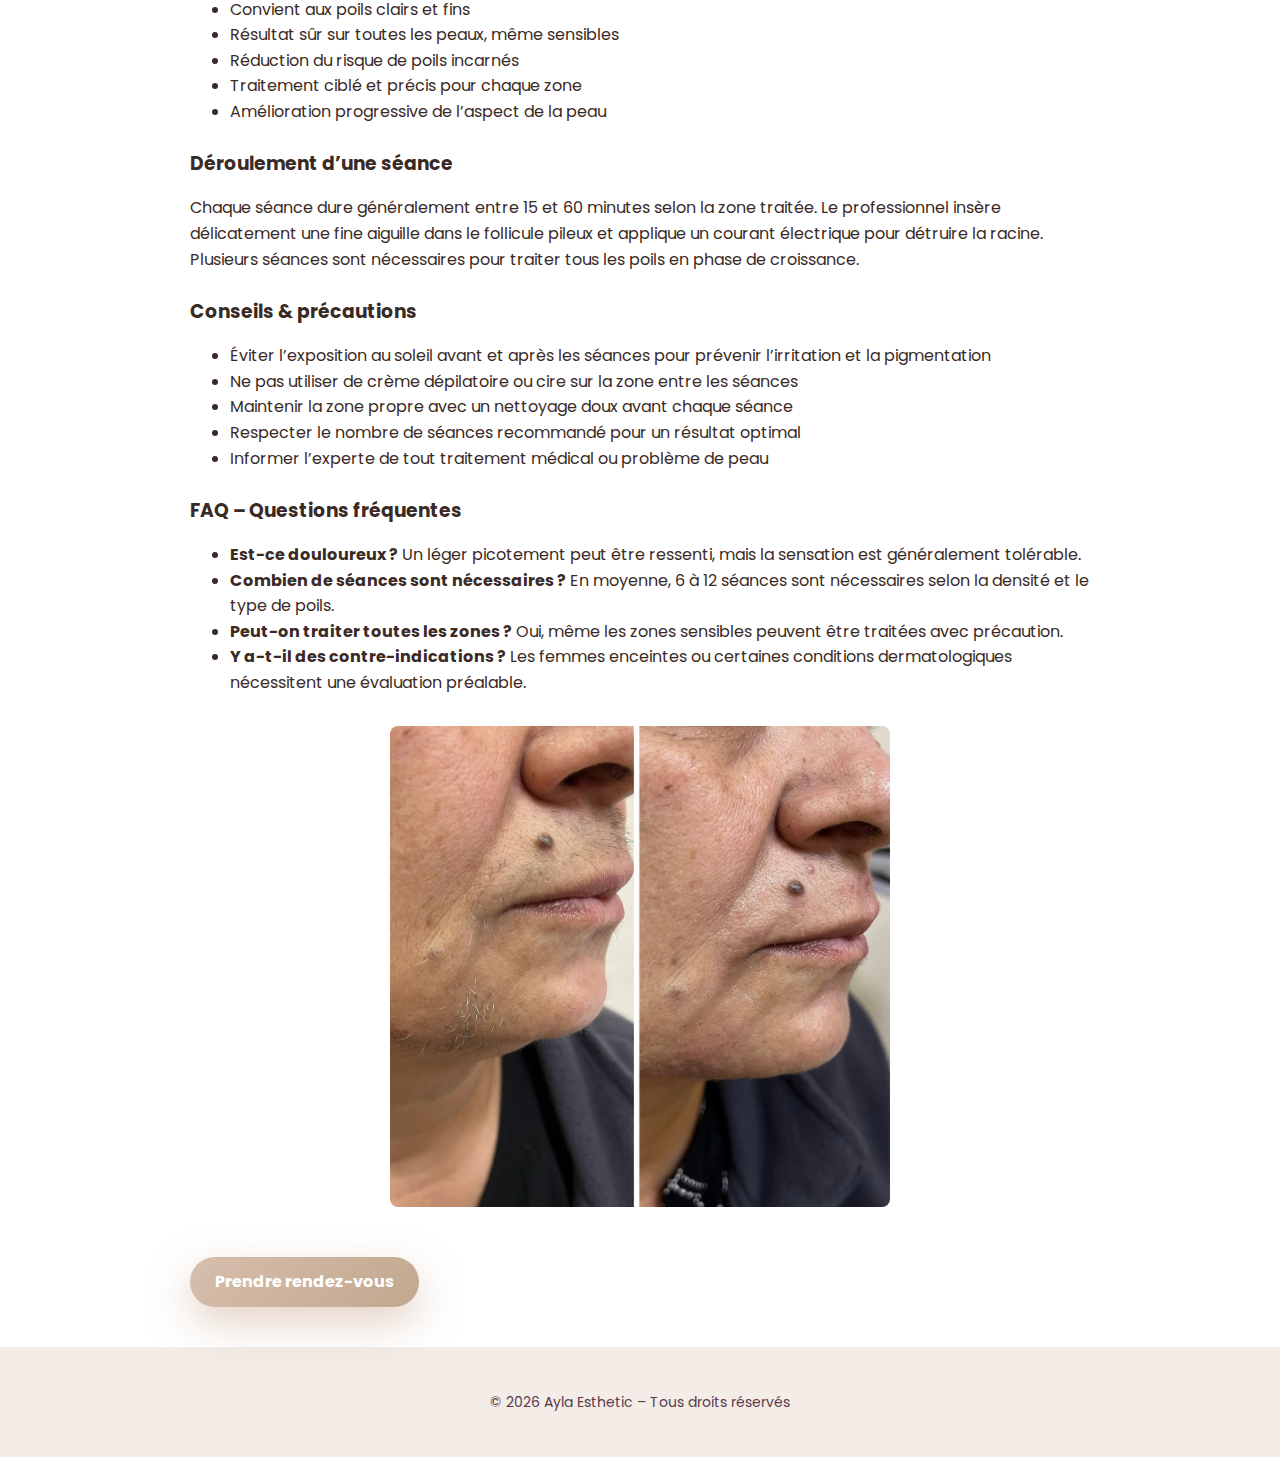
<file: prestations/epilationelectrolyse.html>
<!DOCTYPE html>
<html lang="fr">
<head>
  <meta charset="UTF-8">
  <title>Épilation définitive par électrolyse | Ayla Esthetic</title>
  <meta name="viewport" content="width=device-width, initial-scale=1.0">

  <!-- Fonts -->
  <link rel="preconnect" href="https://fonts.googleapis.com">
  <link rel="preconnect" href="https://fonts.gstatic.com" crossorigin>
  <link href="https://fonts.googleapis.com/css2?family=Parisienne&family=Poppins:wght@300;400;500;600;700&display=swap" rel="stylesheet">

  <link rel="stylesheet" href="../style.css">

  <style>
    /* HERO spécifique */
    .laser-hero {
      background: #fdf8f5;
      color: #3a2a25;
      text-align: center;
      padding: 40px 20px;
    }
    .laser-hero h1 {
      font-family:'Parisienne', cursive;
      font-size: clamp(2.2rem, 5vw, 3.5rem);
      margin-bottom: 15px;
    }
    .laser-hero p {
      max-width: 700px;
      margin: 0 auto 20px auto;
      line-height: 1.6;
      font-size: 1rem;
    }

    /* CONTENU */
    .service-detail {
      max-width: 900px;
      margin: 40px auto;
      padding: 0 20px;
    }
    .service-detail h3 {
      margin-top: 25px;
      margin-bottom: 10px;
      color: #3a2a25;
    }
    .service-detail p, .service-detail ul {
      margin-bottom: 15px;
      line-height: 1.6;
      color: #3a2a25;
    }

    /* GALERIE */
    .gallery {
      display: flex;
      justify-content: center;
      margin: 30px 0;
    }
    .gallery img {
      width: 100%;
      max-width: 500px;
      border-radius: 8px;
    }

    /* BOUTON */
    .btn {
      display: inline-block;
      padding: 12px 25px;
      background-color: #c048c0;
      color: #fff;
      text-decoration: none;
      border-radius: 25px;
      font-weight: bold;
      margin-top: 20px;
      text-align: center;
      transition: background-color 0.3s;
    }
    .btn:hover {
      background-color: #a020a0;
    }

    /* FOOTER */
    footer {
      text-align:center;
      padding:30px;
      background:#f3ece7;
      color:#5a3a4c;
    }
  </style>
</head>
<body>

<!-- HEADER -->
<div class="hero">
  <div class="hero-top" style="background:#3a2a25; padding:15px 25px; border-radius:10px;">
    <h1 class="logo">Ayla Esthetic</h1>
    <nav class="hero-nav">
      <a href="../index.html#about">À propos</a>
      <a href="../index.html#services">Prestations</a>
      <a href="../index.html#team">L’experte</a>
      <a href="../index.html#reviews">Avis</a>
      <a href="../index.html#contact">Contact</a>
    </nav>
  </div>
</div>

<!-- HERO Épilation -->
<div class="laser-hero">
  <h1>Épilation définitive par électrolyse</h1>
  <p>L’électrolyse est une technique d’épilation définitive qui permet de détruire la racine du poil grâce à un courant électrique appliqué avec une fine aiguille. Ce traitement est efficace sur toutes les zones du corps et sur tous types de poils, même fins ou clairs, offrant un résultat durable et précis.</p>
</div>

<!-- CONTENU DÉTAILLÉ -->
<section class="service-detail">

  <h3>Zones traitées</h3>
  <p>La méthode peut être utilisée sur toutes les zones corporelles. Les plus courantes incluent :</p>
  <ul>
    <li>Sourcils</li>
    <li>Visage (moustache, menton, joues)</li>
    <li>Aisselles</li>
    <li>Bras et jambes</li>
    <li>Maillot et zones intimes</li>
  </ul>

  <h3>Avantages de l’électrolyse</h3>
  <ul>
    <li>Épilation définitive et durable</li>
    <li>Convient aux poils clairs et fins</li>
    <li>Résultat sûr sur toutes les peaux, même sensibles</li>
    <li>Réduction du risque de poils incarnés</li>
    <li>Traitement ciblé et précis pour chaque zone</li>
    <li>Amélioration progressive de l’aspect de la peau</li>
  </ul>

  <h3>Déroulement d’une séance</h3>
  <p>Chaque séance dure généralement entre 15 et 60 minutes selon la zone traitée. Le professionnel insère délicatement une fine aiguille dans le follicule pileux et applique un courant électrique pour détruire la racine. Plusieurs séances sont nécessaires pour traiter tous les poils en phase de croissance.</p>

  <h3>Conseils & précautions</h3>
  <ul>
    <li>Éviter l’exposition au soleil avant et après les séances pour prévenir l’irritation et la pigmentation</li>
    <li>Ne pas utiliser de crème dépilatoire ou cire sur la zone entre les séances</li>
    <li>Maintenir la zone propre avec un nettoyage doux avant chaque séance</li>
    <li>Respecter le nombre de séances recommandé pour un résultat optimal</li>
    <li>Informer l’experte de tout traitement médical ou problème de peau</li>
  </ul>

  <h3>FAQ – Questions fréquentes</h3>
  <ul>
    <li><strong>Est-ce douloureux ?</strong> Un léger picotement peut être ressenti, mais la sensation est généralement tolérable.</li>
    <li><strong>Combien de séances sont nécessaires ?</strong> En moyenne, 6 à 12 séances sont nécessaires selon la densité et le type de poils.</li>
    <li><strong>Peut-on traiter toutes les zones ?</strong> Oui, même les zones sensibles peuvent être traitées avec précaution.</li>
    <li><strong>Y a-t-il des contre-indications ?</strong> Les femmes enceintes ou certaines conditions dermatologiques nécessitent une évaluation préalable.</li>
  </ul>

  <!-- Galerie -->
  <div class="gallery">
    <img src="images/epilationelectrolyse1.jpg" alt="Électrolyse">
  </div>

  <!-- Bouton rendez-vous -->
  <a class="btn" href="https://www.planity.com/ayla-esthetic-57800-freyming-merlebach" target="_blank">
    Prendre rendez-vous
  </a>

</section>

<!-- FOOTER -->
<footer>
  <p>© 2026 Ayla Esthetic – Tous droits réservés</p>
</footer>

</body>
</html>
</file>
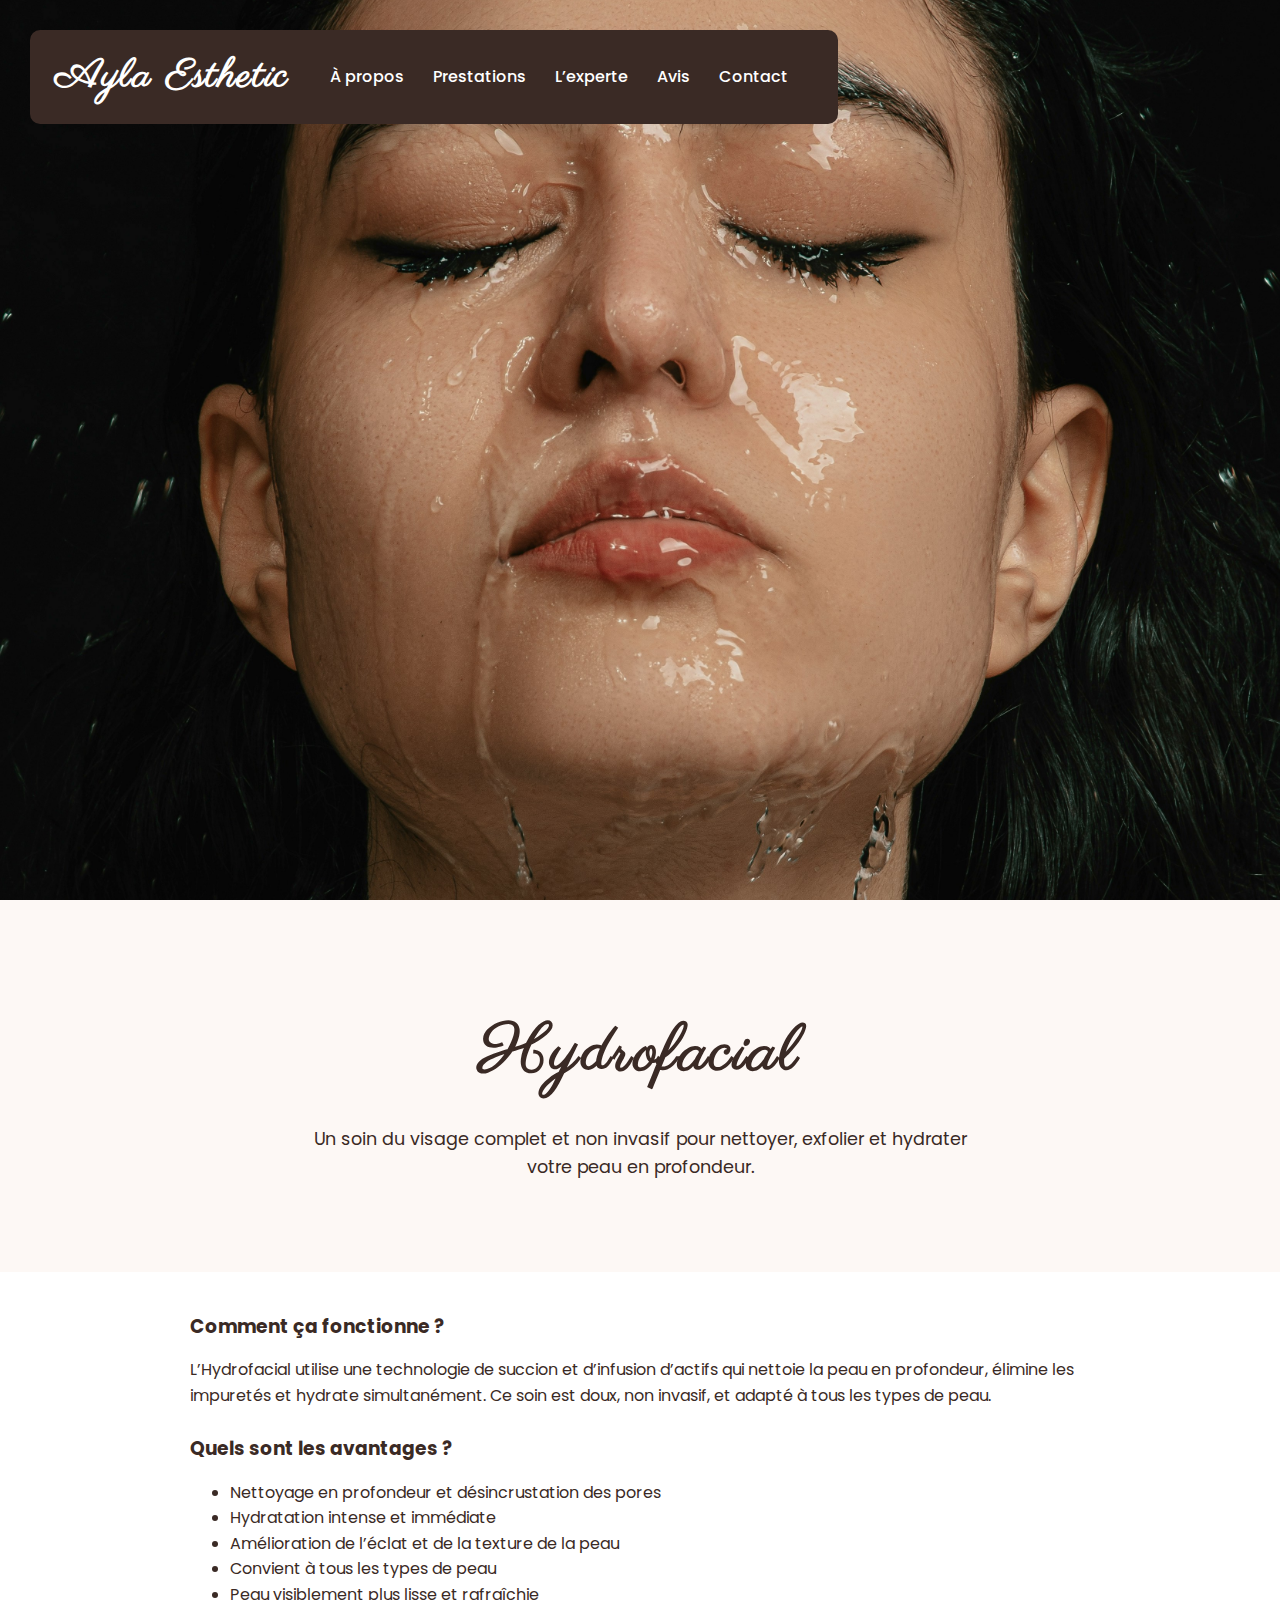
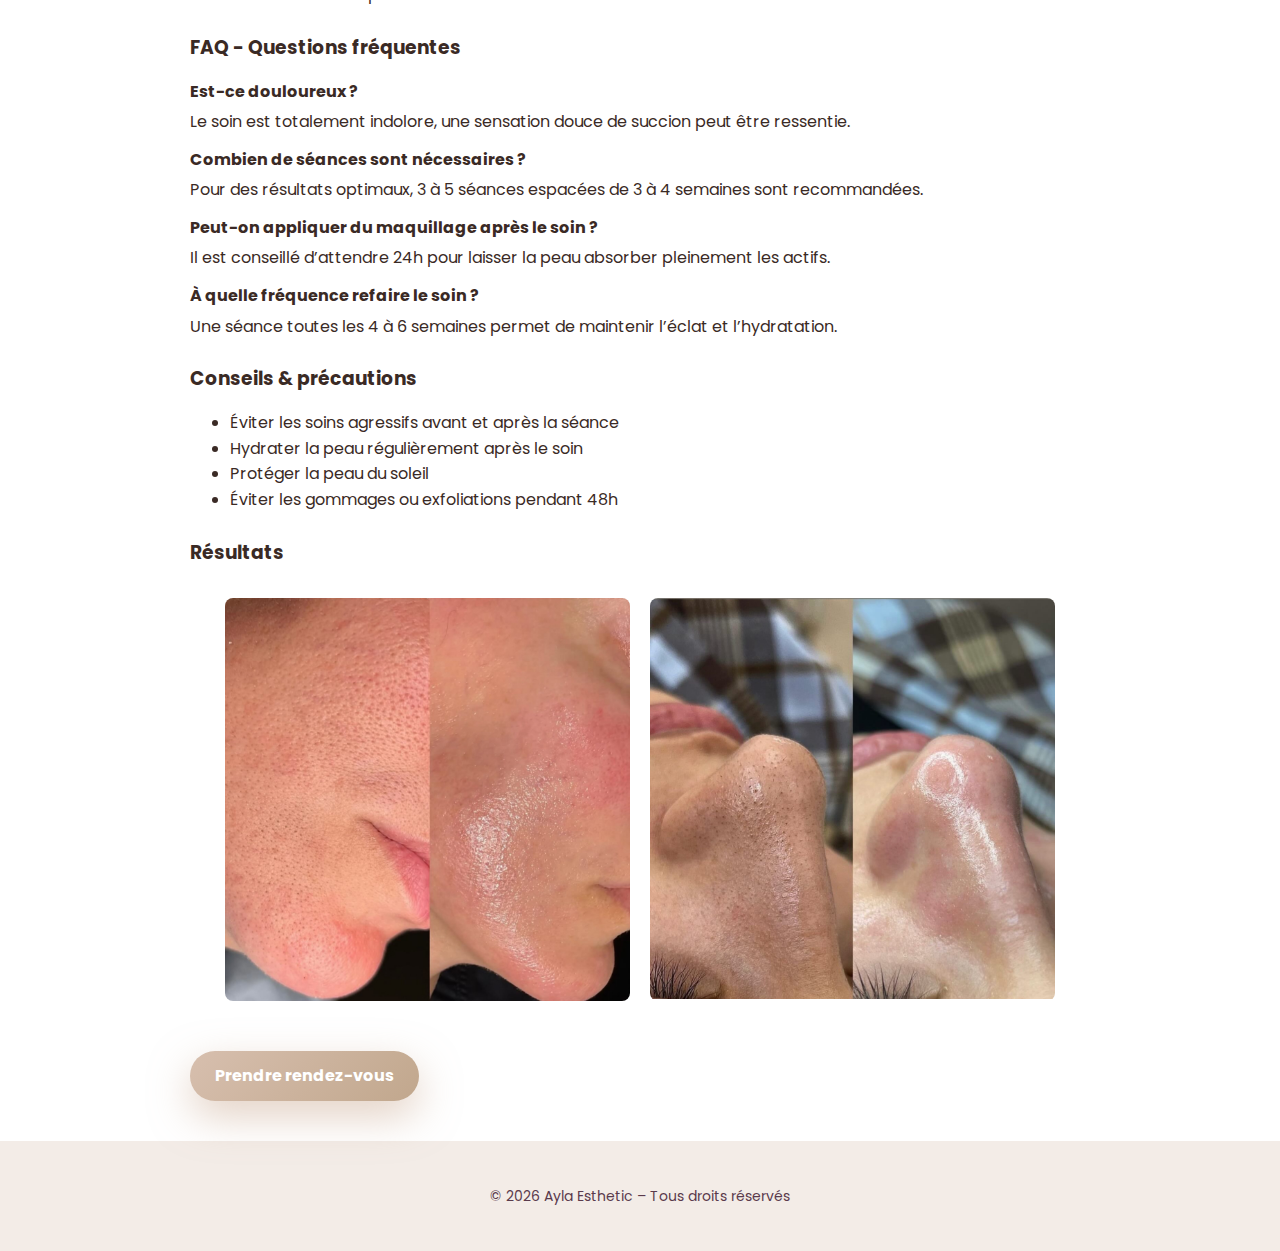
<file: prestations/hydrofacial.html>
<!DOCTYPE html>
<html lang="fr">
<head>
  <meta charset="UTF-8">
  <title>Hydrofacial | Ayla Esthetic</title>
  <meta name="viewport" content="width=device-width, initial-scale=1.0">

  <!-- Fonts -->
  <link rel="preconnect" href="https://fonts.googleapis.com">
  <link rel="preconnect" href="https://fonts.gstatic.com" crossorigin>
  <link href="https://fonts.googleapis.com/css2?family=Parisienne&family=Poppins:wght@300;400;500;600;700&display=swap" rel="stylesheet">

  <!-- CSS principal -->
  <link rel="stylesheet" href="../style.css">

  <style>
    /* HERO */
    .laser-hero {
      background: #fdf8f5;
      color: #3a2a25;
      text-align: center;
      padding: 60px 20px;
    }
    .laser-hero h1 {
      font-family:'Parisienne', cursive;
      font-size: clamp(2.5rem, 6vw, 4rem);
      margin-bottom: 20px;
    }
    .laser-hero p {
      max-width: 700px;
      margin: 0 auto 30px auto;
      line-height: 1.6;
      font-size: 1.1rem;
    }
    .laser-hero img {
      max-width: 400px;
      width: 90%;
      border-radius: 15px;
      box-shadow: 0 10px 30px rgba(0,0,0,0.3);
    }

    /* CONTENU */
    .service-detail {
      max-width:900px;
      margin:40px auto;
      padding:0 20px;
    }
    .service-detail h3 {
      margin-top:25px;
      margin-bottom:10px;
      color:#3a2a25;
    }
    .service-detail p, .service-detail ul {
      margin-bottom:15px;
      line-height:1.6;
      color:#3a2a25;
    }

    /* Galerie */
    .gallery {
      display: flex;
      flex-wrap: wrap;
      gap: 20px;
      justify-content: center;
      margin: 30px 0;
    }
    .gallery .photo {
      flex: 1 1 45%;
      max-width: 45%;
      border-radius: 8px;
      overflow: hidden;
    }
    .gallery .photo img {
      width: 100%;
      height: auto;
      display: block;
    }

    /* Bouton */
    .btn {
      display: inline-block;
      padding: 12px 25px;
      background-color: #c048c0;
      color: #fff;
      text-decoration: none;
      border-radius: 25px;
      font-weight: bold;
      margin-top: 20px;
      text-align: center;
    }
    .btn:hover {
      background-color: #a020a0;
    }

    /* FAQ uniforme */
    .faq h3 {
      margin-bottom: 15px;
    }
    .faq ul {
      list-style-type: none;
      padding-left: 0;
    }
    .faq li {
      margin-bottom: 12px;
    }
    .faq li strong {
      display: block;
      margin-bottom: 5px;
    }

    @media (max-width:768px){
      .gallery .photo { max-width: 100%; flex: 1 1 100%; }
    }
  </style>
</head>

<body>

<!-- HEADER / MENU -->
<div class="hero">
  <div class="hero-top" style="background:#3a2a25; padding:15px 25px; border-radius:10px;">
    <h1 class="logo">Ayla Esthetic</h1>
    <nav class="hero-nav">
      <a href="../index.html#about">À propos</a>
      <a href="../index.html#services">Prestations</a>
      <a href="../index.html#team">L’experte</a>
      <a href="../index.html#reviews">Avis</a>
      <a href="../index.html#contact">Contact</a>
    </nav>
  </div>
</div>

<!-- HERO Hydrofacial -->
<div class="laser-hero">
  <h1>Hydrofacial</h1>
  <p>Un soin du visage complet et non invasif pour nettoyer, exfolier et hydrater votre peau en profondeur.</p>
</div>

<!-- CONTENU DÉTAILLÉ -->
<section class="service-detail">

  <h3>Comment ça fonctionne ?</h3>
  <p>
    L’Hydrofacial utilise une technologie de succion et d’infusion d’actifs qui nettoie la peau en profondeur, élimine les impuretés et hydrate simultanément. 
    Ce soin est doux, non invasif, et adapté à tous les types de peau.
  </p>

  <h3>Quels sont les avantages ?</h3>
  <ul>
    <li>Nettoyage en profondeur et désincrustation des pores</li>
    <li>Hydratation intense et immédiate</li>
    <li>Amélioration de l’éclat et de la texture de la peau</li>
    <li>Convient à tous les types de peau</li>
    <li>Peau visiblement plus lisse et rafraîchie</li>
  </ul>

  <!-- FAQ avant les photos -->
  <div class="faq">
    <h3>FAQ - Questions fréquentes</h3>
    <ul>
      <li>
        <strong>Est-ce douloureux ?</strong>
        Le soin est totalement indolore, une sensation douce de succion peut être ressentie.
      </li>
      <li>
        <strong>Combien de séances sont nécessaires ?</strong>
        Pour des résultats optimaux, 3 à 5 séances espacées de 3 à 4 semaines sont recommandées.
      </li>
      <li>
        <strong>Peut-on appliquer du maquillage après le soin ?</strong>
        Il est conseillé d’attendre 24h pour laisser la peau absorber pleinement les actifs.
      </li>
      <li>
        <strong>À quelle fréquence refaire le soin ?</strong>
        Une séance toutes les 4 à 6 semaines permet de maintenir l’éclat et l’hydratation.
      </li>
    </ul>
  </div>

  <h3>Conseils & précautions</h3>
  <ul>
    <li>Éviter les soins agressifs avant et après la séance</li>
    <li>Hydrater la peau régulièrement après le soin</li>
    <li>Protéger la peau du soleil</li>
    <li>Éviter les gommages ou exfoliations pendant 48h</li>
  </ul>

  <h3>Résultats</h3>
  <div class="gallery">
    <div class="photo"><img src="images/hydrofacial1.jpg" alt="Hydrofacial 1"></div>
    <div class="photo"><img src="images/hydrofacial2.jpg" alt="Hydrofacial 2"></div>
  </div>

  <!-- Bouton rendez-vous -->
  <a class="btn" href="https://www.planity.com/ayla-esthetic-57800-freyming-merlebach" target="_blank">
    Prendre rendez-vous
  </a>

</section>

<!-- FOOTER -->
<footer style="text-align:center; padding:30px; background:#f3ece7; color:#5a3a4c;">
  <p>© 2026 Ayla Esthetic – Tous droits réservés</p>
</footer>

</body>
</html>
</file>
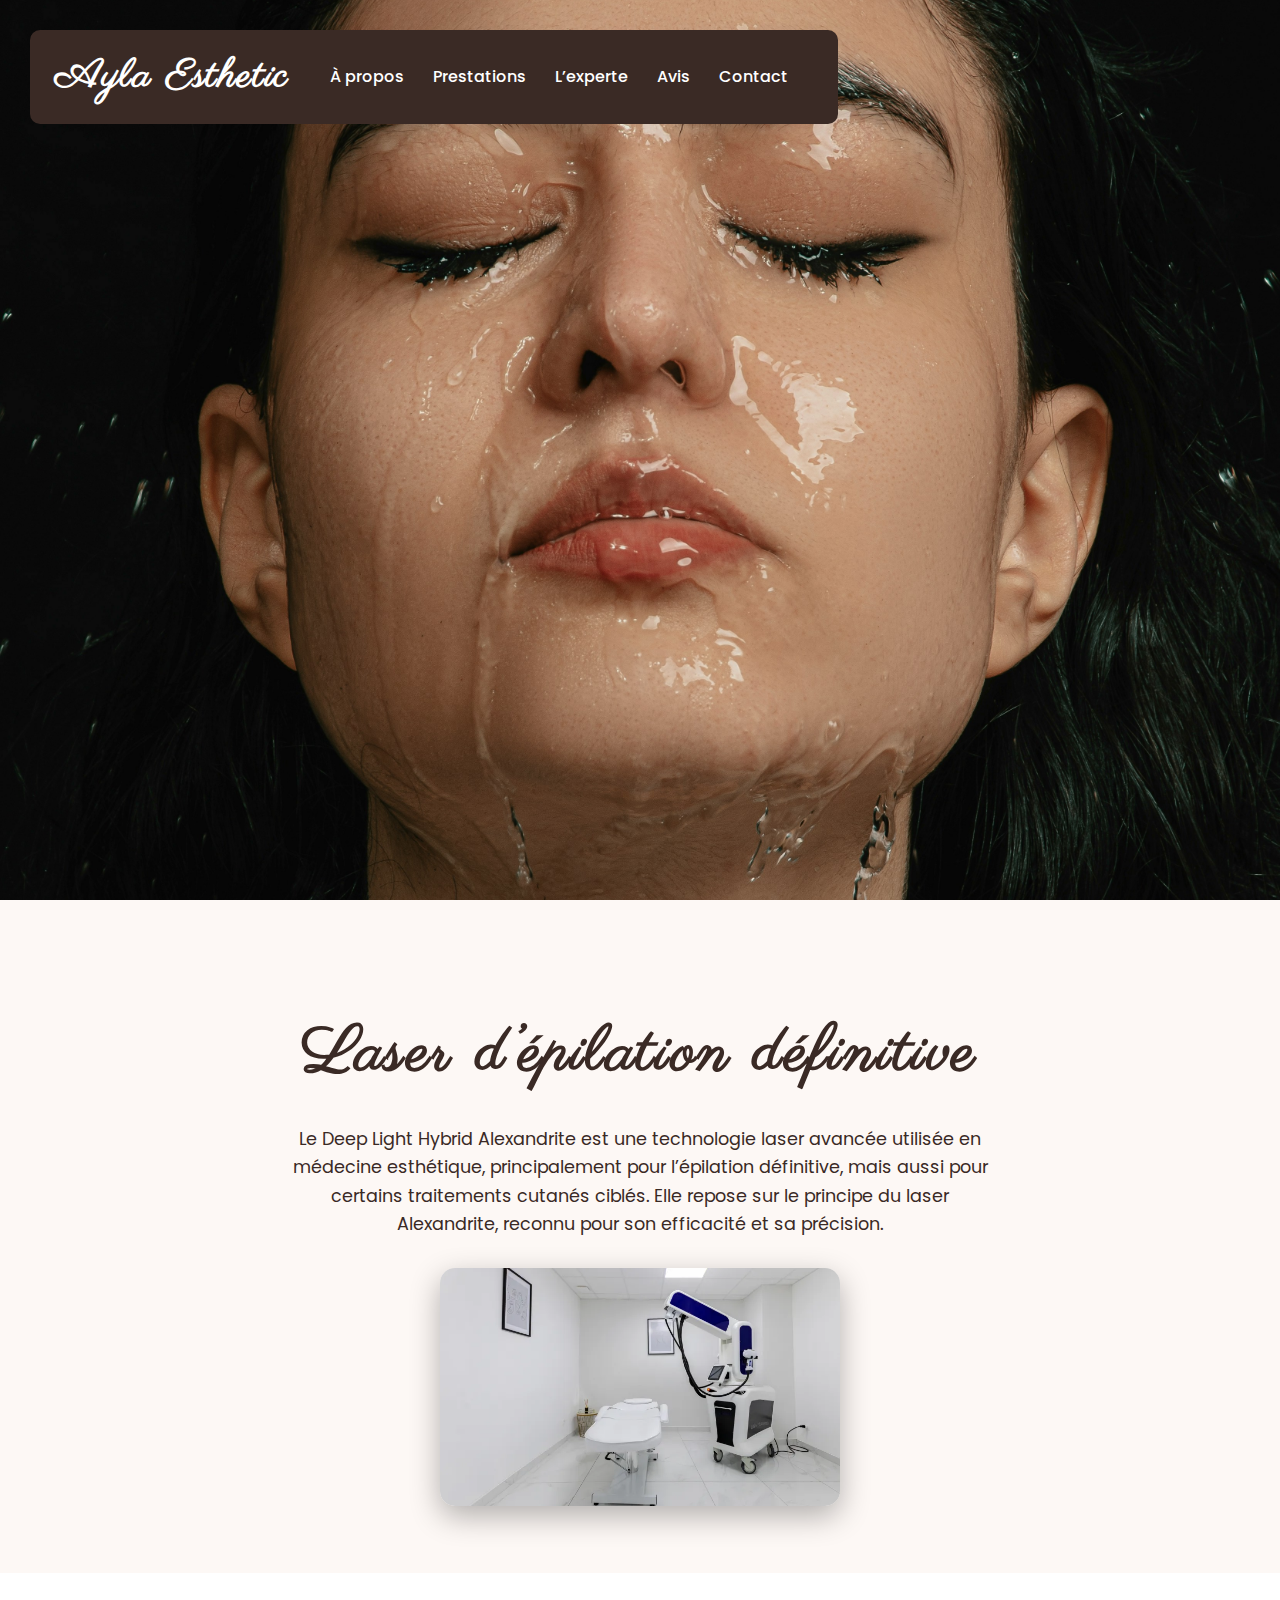
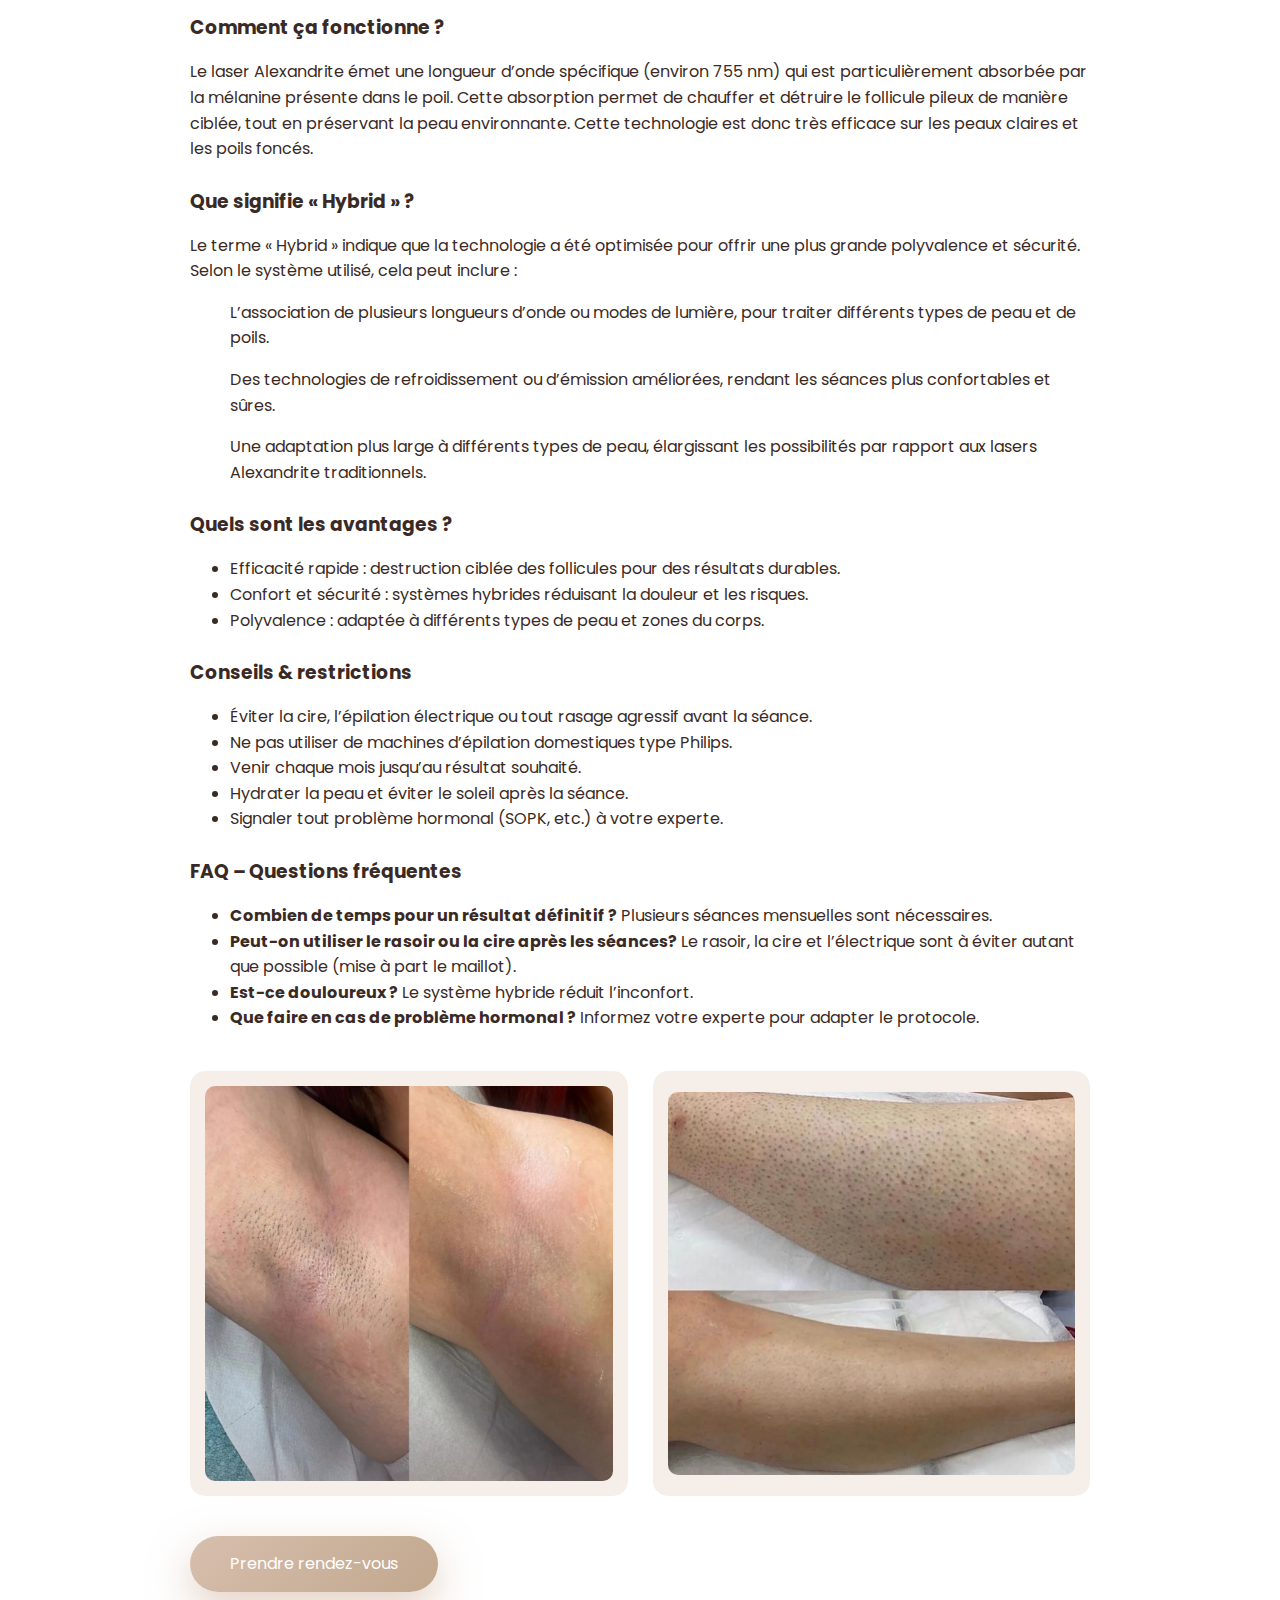
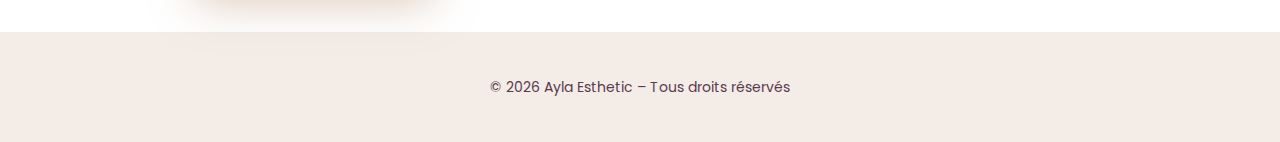
<file: prestations/laser.html>
<!DOCTYPE html>
<html lang="fr">
<head>
  <meta charset="UTF-8">
  <title>Laser d’épilation définitive | Ayla Esthetic</title>
  <meta name="viewport" content="width=device-width, initial-scale=1.0">

  <!-- Fonts -->
  <link rel="preconnect" href="https://fonts.googleapis.com">
  <link rel="preconnect" href="https://fonts.gstatic.com" crossorigin>
  <link href="https://fonts.googleapis.com/css2?family=Parisienne&family=Poppins:wght@300;400;500;600;700&display=swap" rel="stylesheet">

  <!-- CSS principal -->
  <link rel="stylesheet" href="../style.css">

  <style>
    /* Pour ce laser.html seulement */
     /* HERO */
      .laser-hero {
      background: #fdf8f5;
      color: #3a2a25;
      text-align: center;
      padding: 60px 20px;
    }
    .laser-hero h1 {
      font-family:'Parisienne', cursive;
      font-size: clamp(2.5rem, 6vw, 4rem);
      margin-bottom: 20px;
    }
    .laser-hero p {
      max-width: 700px;
      margin: 0 auto 30px auto;
      line-height: 1.6;
      font-size: 1.1rem;
    }
    .laser-hero img {
      max-width: 400px;
      width: 90%;
      border-radius: 15px;
      box-shadow: 0 10px 30px rgba(0,0,0,0.3);
    }

.gallery {
  display: grid;
  grid-template-columns: 1fr 1fr;
  gap: 25px;
  margin: 40px 0;
}

.gallery .photo {
  background: #f6efe9;
  border-radius: 15px;
  padding: 15px;
  display: flex;
  align-items: center;
  justify-content: center;
}

.gallery .photo img {
  max-width: 100%;
  max-height: 420px;
  width: auto;
  height: auto;
  object-fit: contain;
  border-radius: 10px;
}
    /* CONTENU */
    .service-detail {
      max-width:900px;
      margin:40px auto;
      padding:0 20px;
    }
    .service-detail h3 {
      margin-top:25px;
      margin-bottom:10px;
      color:#3a2a25;
    }
    .service-detail p, .service-detail ul {
      margin-bottom:15px;
      line-height:1.6;
      color:#3a2a25;
    }

   /* Galerie propre, responsive et sans chevauchement */
.gallery {
  display: grid;
  grid-template-columns: repeat(auto-fit, minmax(250px, 1fr));
  gap: 25px;
  margin: 40px 0;
}

.gallery .photo {
  background: #f6efe9;
  border-radius: 15px;
  padding: 15px;
  display: flex;
  align-items: center;
  justify-content: center;
  overflow: hidden; /* empêche le contenu de dépasser */
}

.gallery .photo img {
  width: 100%;
  height: auto;
  object-fit: cover;
  border-radius: 10px;
  display: block;
}

    @media (max-width:768px) {
      .gallery .photo { width: 100%; }
    }
  </style>
</head>

<body>

<!-- HEADER / MENU identique à index.html -->
<div class="hero">
  <div class="hero-top" style="background:#3a2a25; padding:15px 25px; border-radius:10px;">
    <h1 class="logo">Ayla Esthetic</h1>
    <nav class="hero-nav">
      <a href="../index.html#about">À propos</a>
      <a href="../index.html#services">Prestations</a>
      <a href="../index.html#team">L’experte</a>
      <a href="../index.html#reviews">Avis</a>
      <a href="../index.html#contact">Contact</a>
    </nav>
  </div>
</div>

<!-- HERO Laser -->
<div class="laser-hero">
  <h1>Laser d’épilation définitive</h1>
  <p>Le Deep Light Hybrid Alexandrite est une technologie laser avancée utilisée en médecine esthétique, principalement pour l’épilation définitive, mais aussi pour certains traitements cutanés ciblés. Elle repose sur le principe du laser Alexandrite, reconnu pour son efficacité et sa précision.</p>
  <img src="images/lasermachine.jpg" alt="Machine de laser">
</div>

<!-- CONTENU DÉTAILLÉ -->
<section class="service-detail" style="max-width:900px; margin:40px auto; padding:0 20px;">
  <h3>Comment ça fonctionne ?</h3>
  <p>Le laser Alexandrite émet une longueur d’onde spécifique (environ 755 nm) qui est particulièrement absorbée par la mélanine présente dans le poil. Cette absorption permet de chauffer et détruire le follicule pileux de manière ciblée, tout en préservant la peau environnante. Cette technologie est donc très efficace sur les peaux claires et les poils foncés.</p>

  <h3>Que signifie « Hybrid » ?</h3>
  <p>Le terme « Hybrid » indique que la technologie a été optimisée pour offrir une plus grande polyvalence et sécurité. Selon le système utilisé, cela peut inclure :</p>
  <ul>
    <p>L’association de plusieurs longueurs d’onde ou modes de lumière, pour traiter différents types de peau et de poils.</p> 
    <p>Des technologies de refroidissement ou d’émission améliorées, rendant les séances plus confortables et sûres.</p>
    <p>Une adaptation plus large à différents types de peau, élargissant les possibilités par rapport aux lasers Alexandrite traditionnels.</p>
  </ul>

  <h3>Quels sont les avantages ?</h3>
  <ul>
    <li>Efficacité rapide : destruction ciblée des follicules pour des résultats durables.</li>
    <li>Confort et sécurité : systèmes hybrides réduisant la douleur et les risques.</li>
    <li>Polyvalence : adaptée à différents types de peau et zones du corps.</li>
  </ul>

  <h3>Conseils & restrictions</h3>
  <ul>
    <li>Éviter la cire, l’épilation électrique ou tout rasage agressif avant la séance.</li>
    <li>Ne pas utiliser de machines d’épilation domestiques type Philips.</li>
    <li>Venir chaque mois jusqu’au résultat souhaité.</li>
    <li>Hydrater la peau et éviter le soleil après la séance.</li>
    <li>Signaler tout problème hormonal (SOPK, etc.) à votre experte.</li>
  </ul>

  <h3>FAQ – Questions fréquentes</h3>
  <ul>
    <li><strong>Combien de temps pour un résultat définitif ?</strong> Plusieurs séances mensuelles sont nécessaires.</li>
    <li><strong>Peut-on utiliser le rasoir ou la cire après les séances?</strong> Le rasoir, la cire et l’électrique sont à éviter autant que possible (mise à part le maillot).</li>
    <li><strong>Est-ce douloureux ?</strong> Le système hybride réduit l’inconfort.</li>
    <li><strong>Que faire en cas de problème hormonal ?</strong> Informez votre experte pour adapter le protocole.</li>
  </ul>

  <!-- Galerie Avant/Après -->
  <div class="gallery">
      <div class="photo"><img src="images/laser1.jpg" alt="Laser1"></div>
      <div class="photo"><img src="images/laser2.jpg" alt="Laser2"></div>
  </div>

  <!-- Bouton rendez-vous -->
  <a class="btn" href="https://www.planity.com/ayla-esthetic-57800-freyming-merlebach" target="_blank">Prendre rendez-vous</a>
</section>

<!-- FOOTER identique à index -->
<footer style="text-align:center; padding:30px; background:#f3ece7; color:#5a3a4c;">
  <p>© 2026 Ayla Esthetic – Tous droits réservés</p>
</footer>

</body>
</html>
</file>
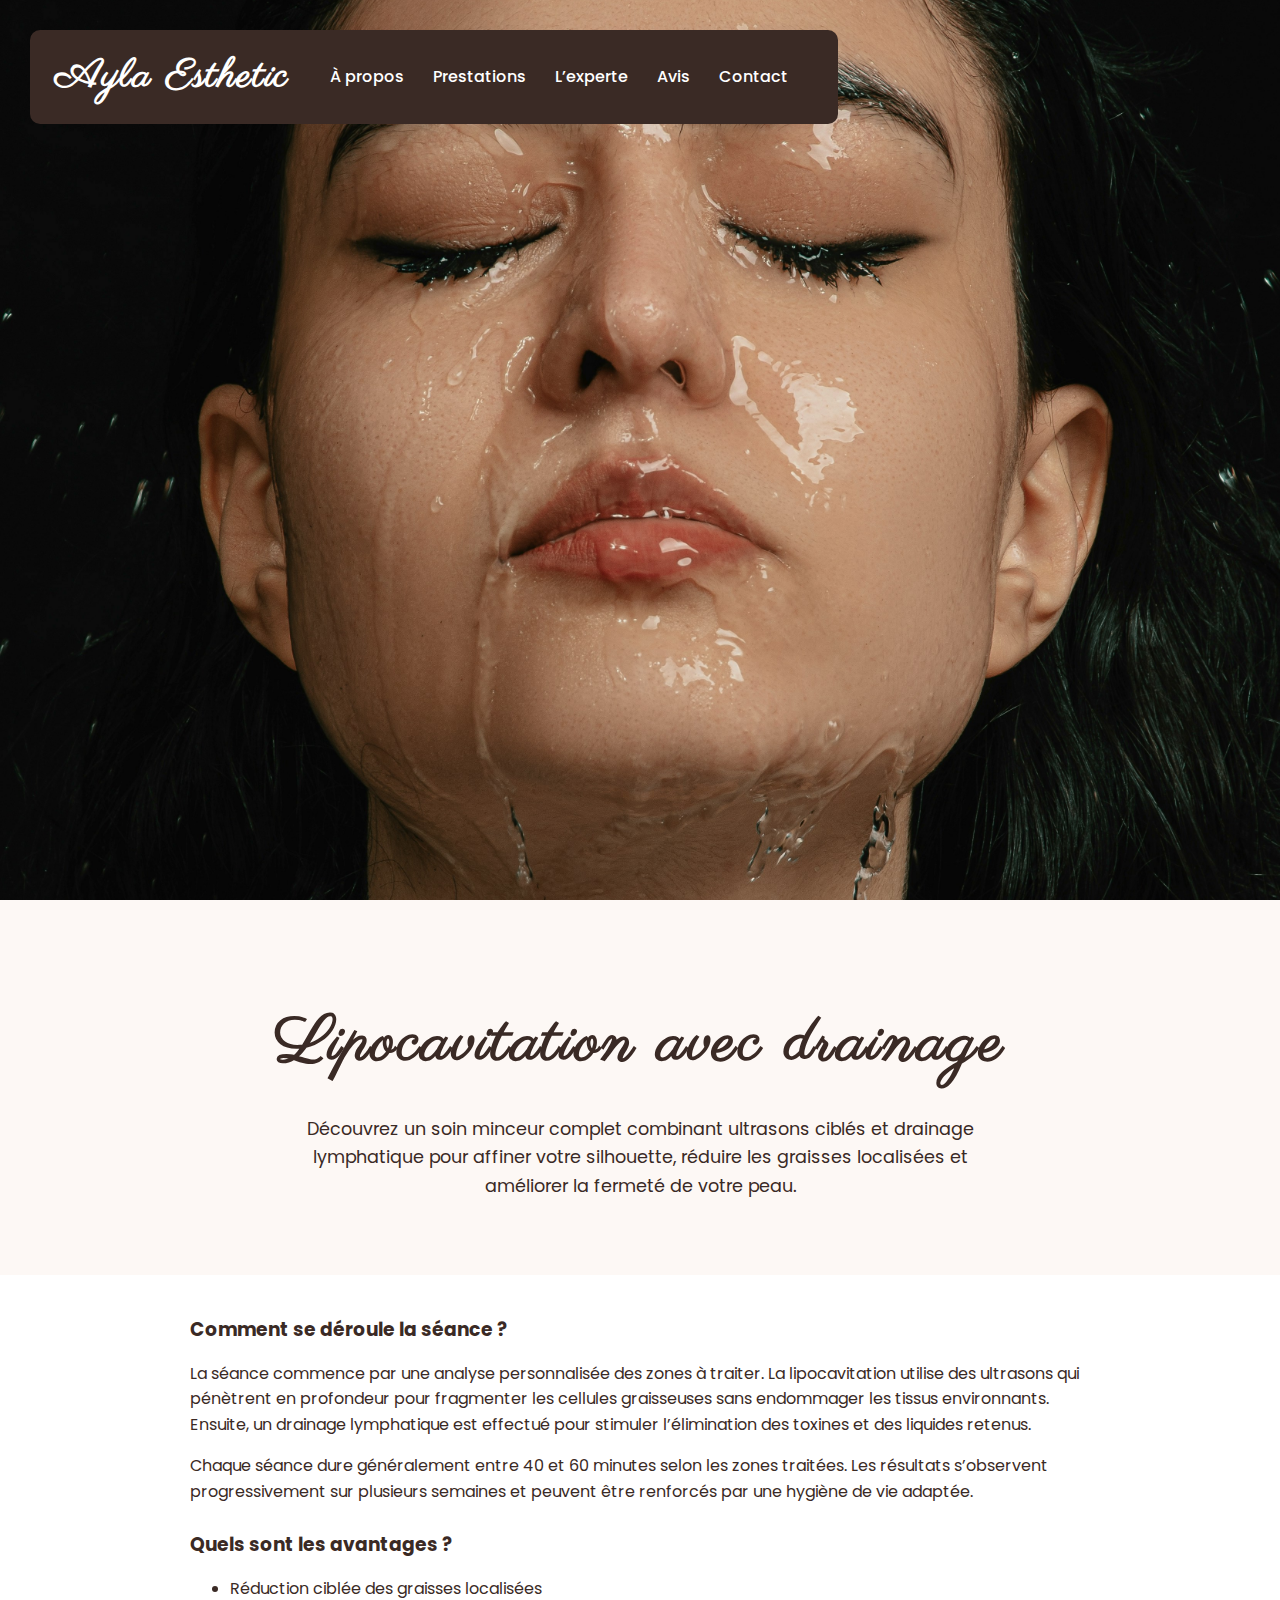
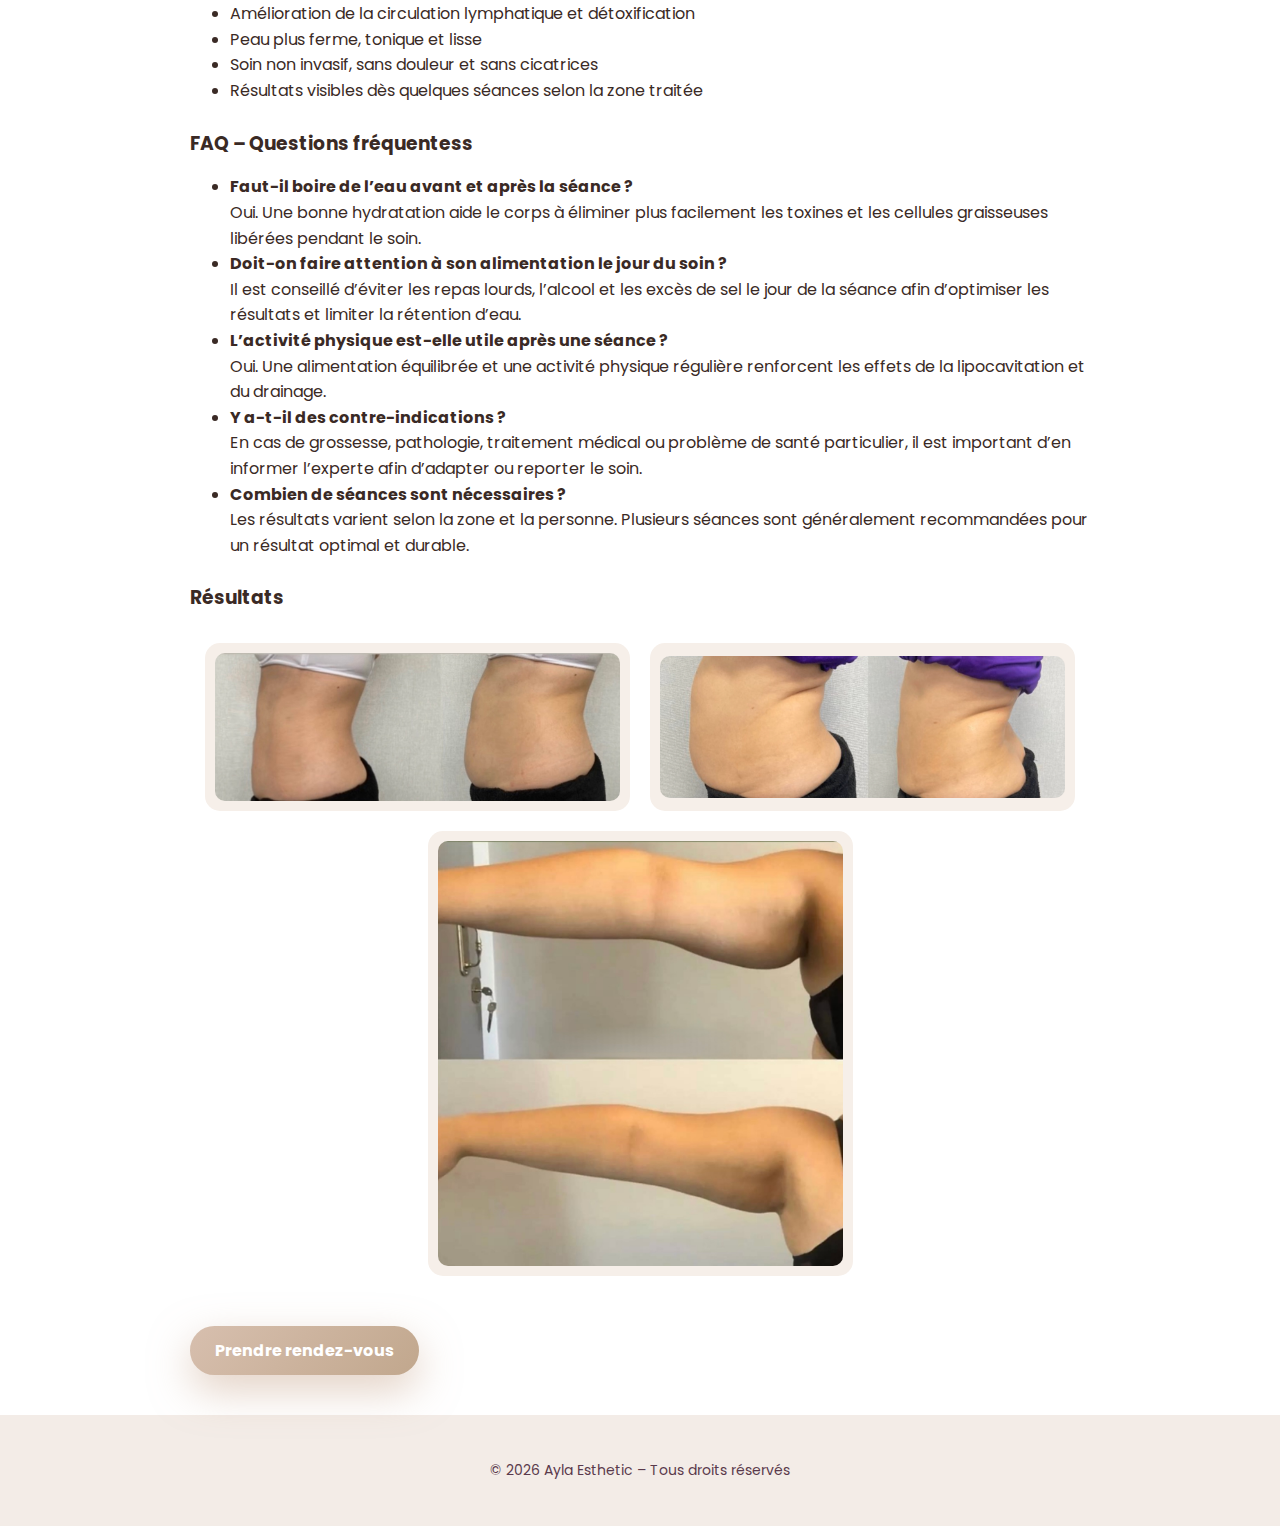
<file: prestations/lipocavitation.html>
<!DOCTYPE html>
<html lang="fr">
<head>
  <meta charset="UTF-8">
  <title>Lipocavitation avec drainage | Ayla Esthetic</title>
  <meta name="viewport" content="width=device-width, initial-scale=1.0">

  <!-- Fonts -->
  <link rel="preconnect" href="https://fonts.googleapis.com">
  <link rel="preconnect" href="https://fonts.gstatic.com" crossorigin>
  <link href="https://fonts.googleapis.com/css2?family=Parisienne&family=Poppins:wght@300;400;500;600;700&display=swap" rel="stylesheet">

  <!-- CSS principal -->
  <link rel="stylesheet" href="../style.css">

  <style>
/* HERO */
.laser-hero {
  background: #fdf8f5;
  color: #3a2a25;
  text-align: center;
  padding: 50px 20px;
}
.laser-hero h1 {
  font-family:'Parisienne', cursive;
  font-size: clamp(2.5rem, 6vw, 4rem);
  margin-bottom: 20px;
}
.laser-hero p {
  max-width: 700px;
  margin: 0 auto 25px auto;
  line-height: 1.6;
  font-size: 1.1rem;
}

/* CONTENU */
.service-detail {
  max-width: 900px;
  margin: 40px auto;
  padding: 0 20px;
}
.service-detail h3 {
  margin-top: 25px;
  margin-bottom: 10px;
  color: #3a2a25;
}
.service-detail p, .service-detail ul {
  margin-bottom: 15px;
  line-height: 1.6;
  color: #3a2a25;
}

/* GALERIE */
.gallery {
  display: flex;
  flex-wrap: wrap;
  justify-content: center;
  gap: 20px;
  margin: 30px 0;
}
.gallery .photo {
  background-color: #f6efe9;
  border-radius: 15px;
  overflow: hidden;
  display: flex;
  align-items: center;
  justify-content: center;
  padding: 10px;
  flex: 1 1 45%;
  max-width: 45%;
}
.gallery .photo img {
  width: 100%;
  height: auto;
  display: block;
  border-radius: 10px;
  object-fit: contain;
}

/* BOUTON */
.btn {
  display: inline-block;
  padding: 12px 25px;
  background-color: #c048c0;
  color: #fff;
  text-decoration: none;
  border-radius: 25px;
  font-weight: bold;
  margin-top: 20px;
  text-align: center;
  transition: background-color 0.3s;
}
.btn:hover {
  background-color: #a020a0;
}

/* FOOTER */
footer {
  text-align: center;
  padding: 30px;
  background: #f3ece7;
  color: #5a3a4c;
}

@media (max-width:768px){
  .gallery .photo {
    flex: 1 1 100%;
    max-width: 100%;
  }
}
  </style>
</head>
<body>

<!-- HEADER -->
<div class="hero">
  <div class="hero-top" style="background:#3a2a25; padding:15px 25px; border-radius:10px;">
    <h1 class="logo">Ayla Esthetic</h1>
    <nav class="hero-nav">
      <a href="../index.html#about">À propos</a>
      <a href="../index.html#services">Prestations</a>
      <a href="../index.html#team">L’experte</a>
      <a href="../index.html#reviews">Avis</a>
      <a href="../index.html#contact">Contact</a>
    </nav>
  </div>
</div>

<!-- HERO Lipocavitation -->
<div class="laser-hero">
  <h1>Lipocavitation avec drainage</h1>
  <p>Découvrez un soin minceur complet combinant ultrasons ciblés et drainage lymphatique pour affiner votre silhouette, réduire les graisses localisées et améliorer la fermeté de votre peau.</p>
</div>

<!-- CONTENU DÉTAILLÉ -->
<section class="service-detail">

  <h3>Comment se déroule la séance ?</h3>
  <p>La séance commence par une analyse personnalisée des zones à traiter. La lipocavitation utilise des ultrasons qui pénètrent en profondeur pour fragmenter les cellules graisseuses sans endommager les tissus environnants. Ensuite, un drainage lymphatique est effectué pour stimuler l’élimination des toxines et des liquides retenus.</p>
  <p>Chaque séance dure généralement entre 40 et 60 minutes selon les zones traitées. Les résultats s’observent progressivement sur plusieurs semaines et peuvent être renforcés par une hygiène de vie adaptée.</p>

  <h3>Quels sont les avantages ?</h3>
  <ul>
    <li>Réduction ciblée des graisses localisées</li>
    <li>Amélioration de la circulation lymphatique et détoxification</li>
    <li>Peau plus ferme, tonique et lisse</li>
    <li>Soin non invasif, sans douleur et sans cicatrices</li>
    <li>Résultats visibles dès quelques séances selon la zone traitée</li>
  </ul>

  <h3>FAQ – Questions fréquentess</h3>
  <ul>
  <li><strong>Faut-il boire de l’eau avant et après la séance ?</strong><br>
  Oui. Une bonne hydratation aide le corps à éliminer plus facilement les toxines et les cellules graisseuses libérées pendant le soin.</li>
  <li><strong>Doit-on faire attention à son alimentation le jour du soin ?</strong><br>
  Il est conseillé d’éviter les repas lourds, l’alcool et les excès de sel le jour de la séance afin d’optimiser les résultats et limiter la rétention d’eau.</li>
  <li><strong>L’activité physique est-elle utile après une séance ?</strong><br>
  Oui. Une alimentation équilibrée et une activité physique régulière renforcent les effets de la lipocavitation et du drainage.</li>
  <li><strong>Y a-t-il des contre-indications ?</strong><br>
  En cas de grossesse, pathologie, traitement médical ou problème de santé particulier, il est important d’en informer l’experte afin d’adapter ou reporter le soin.</li>
  <li><strong>Combien de séances sont nécessaires ?</strong><br>
  Les résultats varient selon la zone et la personne. Plusieurs séances sont généralement recommandées pour un résultat optimal et durable.</li>
</ul>

<h3>Résultats</h3>
  <div class="gallery">
    <div class="photo"><img src="images/lipodrainage1.jpg" alt="Lipocavitation avec drainage 1"></div>
    <div class="photo"><img src="images/lipodrainage2.jpg" alt="Lipocavitation avec drainage 2"></div>
    <div class="photo"><img src="images/lipodrainage3.jpg" alt="Lipocavitation avec drainage 3"></div>
  </div>

</div> <!-- fin de .gallery -->
<a class="btn" href="https://www.planity.com/ayla-esthetic-57800-freyming-merlebach">
  Prendre rendez-vous
</a>

</section>

<!-- FOOTER -->
<footer>
  <p>© 2026 Ayla Esthetic – Tous droits réservés</p>
</footer>

</body>
</html>
</file>
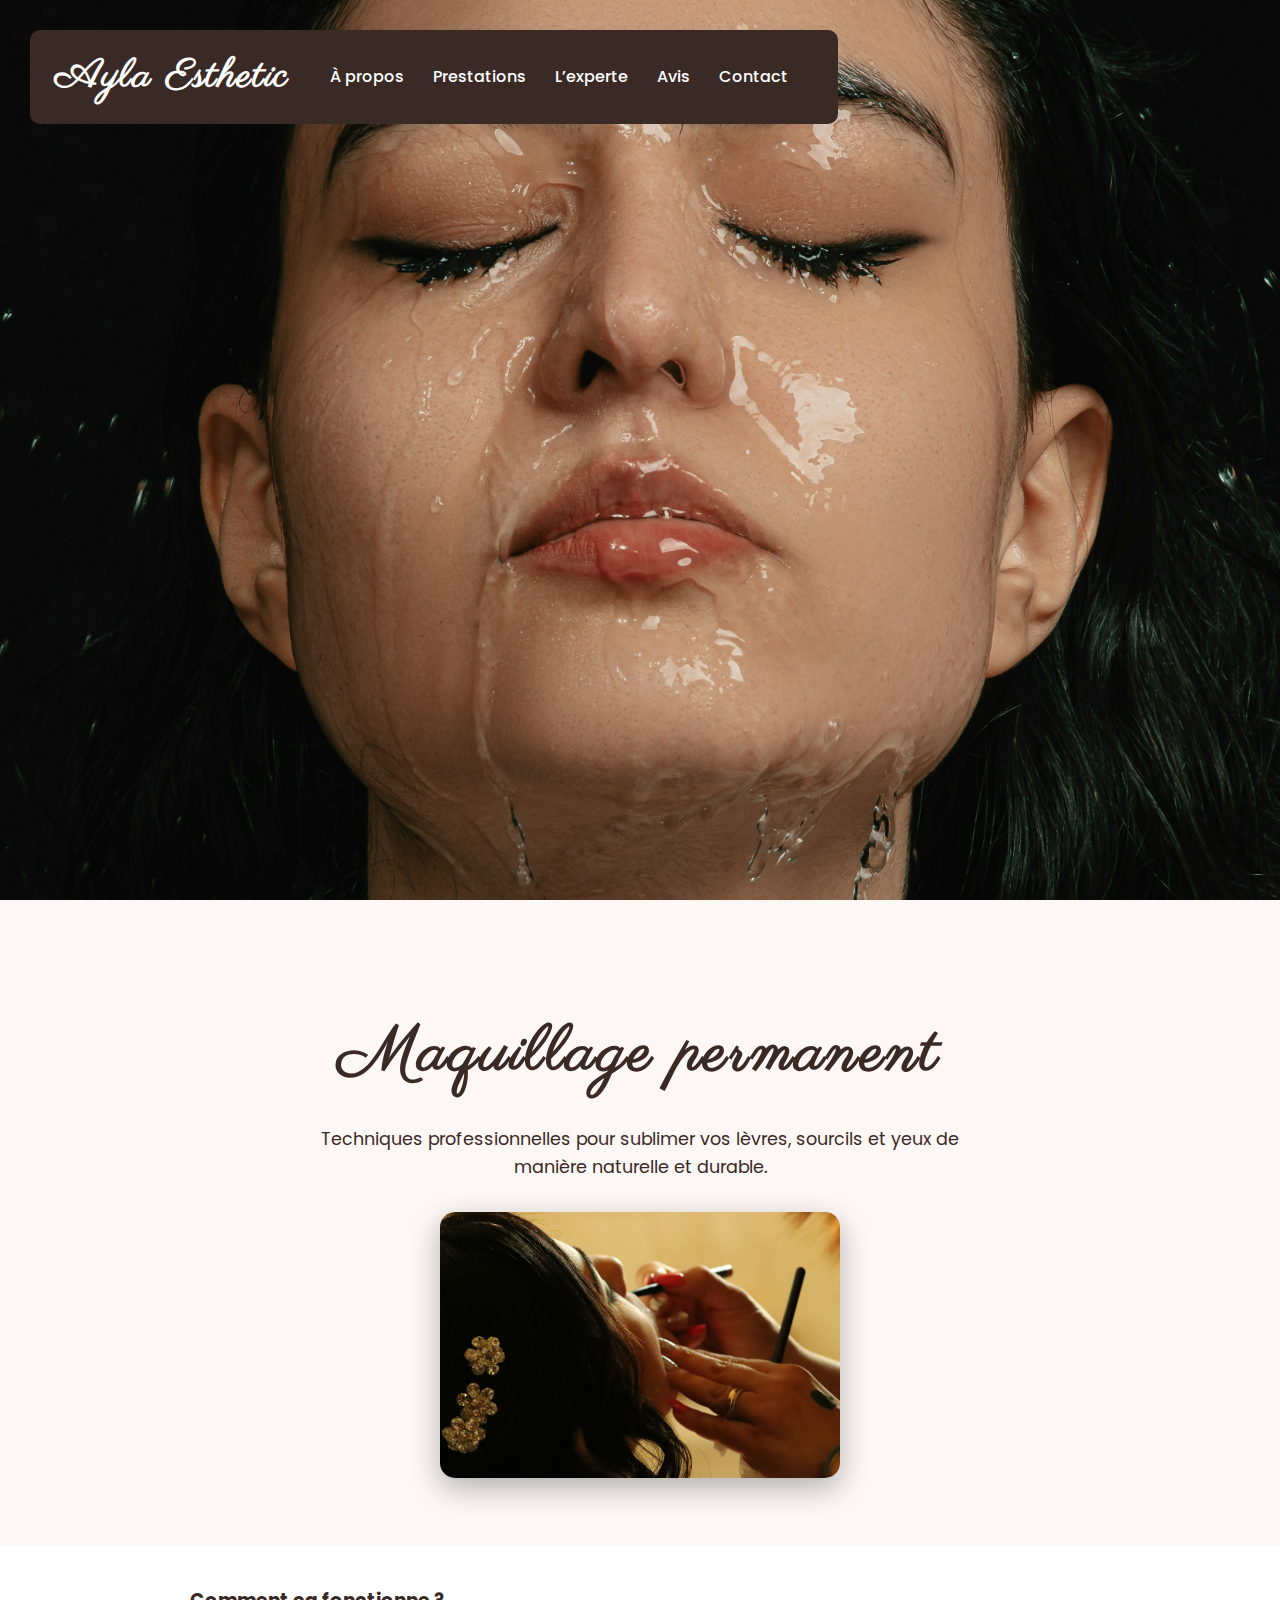
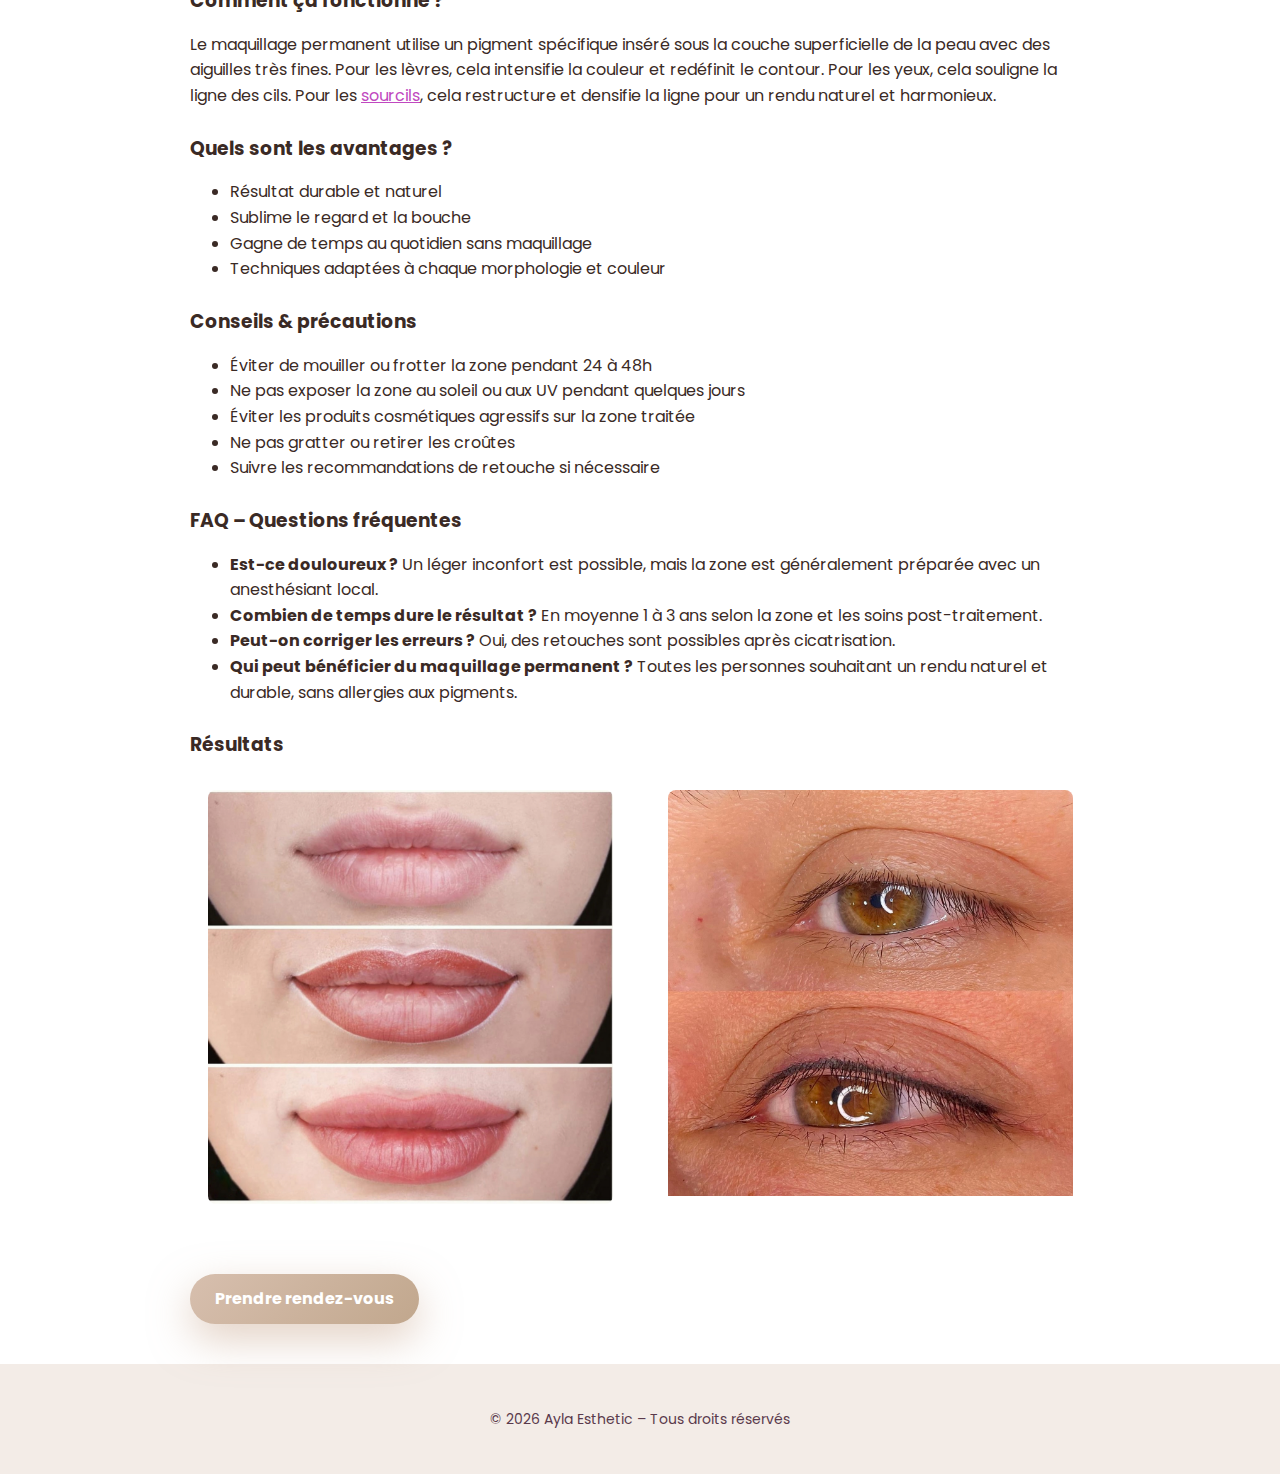
<file: prestations/maquillage-permanent.html>
<!DOCTYPE html>
<html lang="fr">
<head>
  <meta charset="UTF-8">
  <title>Maquillage permanent | Ayla Esthetic</title>
  <meta name="viewport" content="width=device-width, initial-scale=1.0">

  <!-- Fonts -->
  <link rel="preconnect" href="https://fonts.googleapis.com">
  <link rel="preconnect" href="https://fonts.gstatic.com" crossorigin>
  <link href="https://fonts.googleapis.com/css2?family=Parisienne&family=Poppins:wght@300;400;500;600;700&display=swap" rel="stylesheet">

  <!-- CSS principal -->
  <link rel="stylesheet" href="../style.css">

  <style>
    /* HERO */
    .laser-hero {
      background: #fdf8f5;
      color: #3a2a25;
      text-align: center;
      padding: 60px 20px;
    }
    .laser-hero h1 {
      font-family:'Parisienne', cursive;
      font-size: clamp(2.5rem, 6vw, 4rem);
      margin-bottom: 20px;
    }
    .laser-hero p {
      max-width: 700px;
      margin: 0 auto 30px auto;
      line-height: 1.6;
      font-size: 1.1rem;
    }
    .laser-hero img {
      max-width: 400px;
      width: 90%;
      border-radius: 15px;
      box-shadow: 0 10px 30px rgba(0,0,0,0.3);
    }

    /* CONTENU */
    .service-detail {
      max-width:900px;
      margin:40px auto;
      padding:0 20px;
    }
    .service-detail h3 {
      margin-top:25px;
      margin-bottom:10px;
      color:#3a2a25;
    }
    .service-detail p, .service-detail ul {
      margin-bottom:15px;
      line-height:1.6;
      color:#3a2a25;
    }

    .gallery {
      display: block; /* images empilées verticalement */
      margin: 30px 0;
    }
    .gallery .photo {
      width: 100%;
      max-width: 600px;
      margin: 0 auto 20px;
      border-radius: 8px;
      overflow: hidden;
    }
    .gallery .photo img {
      width: 100%;
      height: auto;
      display: block;
    }

    .btn {
      display: inline-block;
      padding: 12px 25px;
      background-color: #c048c0;
      color: #fff;
      text-decoration: none;
      border-radius: 25px;
      font-weight: bold;
      margin-top: 20px;
      text-align: center;
    }
    .btn:hover {
      background-color: #a020a0;
    }
  </style>
</head>

<body>

<!-- HEADER / MENU -->
<div class="hero">
  <div class="hero-top" style="background:#3a2a25; padding:15px 25px; border-radius:10px;">
    <h1 class="logo">Ayla Esthetic</h1>
    <nav class="hero-nav">
      <a href="../index.html#about">À propos</a>
      <a href="../index.html#services">Prestations</a>
      <a href="../index.html#team">L’experte</a>
      <a href="../index.html#reviews">Avis</a>
      <a href="../index.html#contact">Contact</a>
    </nav>
  </div>
</div>

<!-- HERO Maquillage permanent -->
<div class="laser-hero">
  <h1>Maquillage permanent</h1>
  <p>Techniques professionnelles pour sublimer vos lèvres, sourcils et yeux de manière naturelle et durable.</p>
  <img src="../image/maquillage-permanent.jpg" alt="Maquillage permanent Ayla Esthetic">
</div>

<!-- CONTENU DÉTAILLÉ -->
<section class="service-detail">

  <h3>Comment ça fonctionne ?</h3>
  <p>
    Le maquillage permanent utilise un pigment spécifique inséré sous la couche superficielle de la peau avec des aiguilles très fines. 
    Pour les lèvres, cela intensifie la couleur et redéfinit le contour. 
    Pour les yeux, cela souligne la ligne des cils. 
    Pour les <a href="microblading.html" style="color:#c048c0; text-decoration:underline;">sourcils</a>, cela restructure et densifie la ligne pour un rendu naturel et harmonieux.
  </p>

  <h3>Quels sont les avantages ?</h3>
  <ul>
    <li>Résultat durable et naturel</li>
    <li>Sublime le regard et la bouche</li>
    <li>Gagne de temps au quotidien sans maquillage</li>
    <li>Techniques adaptées à chaque morphologie et couleur</li>
  </ul>

  <h3>Conseils & précautions</h3>
  <ul>
    <li>Éviter de mouiller ou frotter la zone pendant 24 à 48h</li>
    <li>Ne pas exposer la zone au soleil ou aux UV pendant quelques jours</li>
    <li>Éviter les produits cosmétiques agressifs sur la zone traitée</li>
    <li>Ne pas gratter ou retirer les croûtes</li>
    <li>Suivre les recommandations de retouche si nécessaire</li>
  </ul>

  <h3>FAQ – Questions fréquentes</h3>
  <ul>
    <li><strong>Est-ce douloureux ?</strong> Un léger inconfort est possible, mais la zone est généralement préparée avec un anesthésiant local.</li>
    <li><strong>Combien de temps dure le résultat ?</strong> En moyenne 1 à 3 ans selon la zone et les soins post-traitement.</li>
    <li><strong>Peut-on corriger les erreurs ?</strong> Oui, des retouches sont possibles après cicatrisation.</li>
    <li><strong>Qui peut bénéficier du maquillage permanent ?</strong> Toutes les personnes souhaitant un rendu naturel et durable, sans allergies aux pigments.</li>
  </ul>
  
<h3>Résultats</h3>
  <!-- Galerie images côte à côte -->
  <div class="gallery" style="display:flex; flex-wrap:wrap; gap:20px; justify-content:center;">
  <div class="photo" style="flex:1 1 45%; max-width:45%;">
    <img src="images/candylips1.jpg" alt="Candy Lips">
  </div>
  <div class="photo" style="flex:1 1 45%; max-width:45%;">
    <img src="images/eyeliner1.jpg" alt="Eye-liner permanent">
  </div>
</div>

  <!-- Bouton rendez-vous -->
  <a class="btn" href="https://www.planity.com/ayla-esthetic-57800-freyming-merlebach" target="_blank">
    Prendre rendez-vous
  </a>

</section>

<!-- FOOTER -->
<footer style="text-align:center; padding:30px; background:#f3ece7; color:#5a3a4c;">
  <p>© 2026 Ayla Esthetic – Tous droits réservés</p>
</footer>

</body>
</html>
</file>
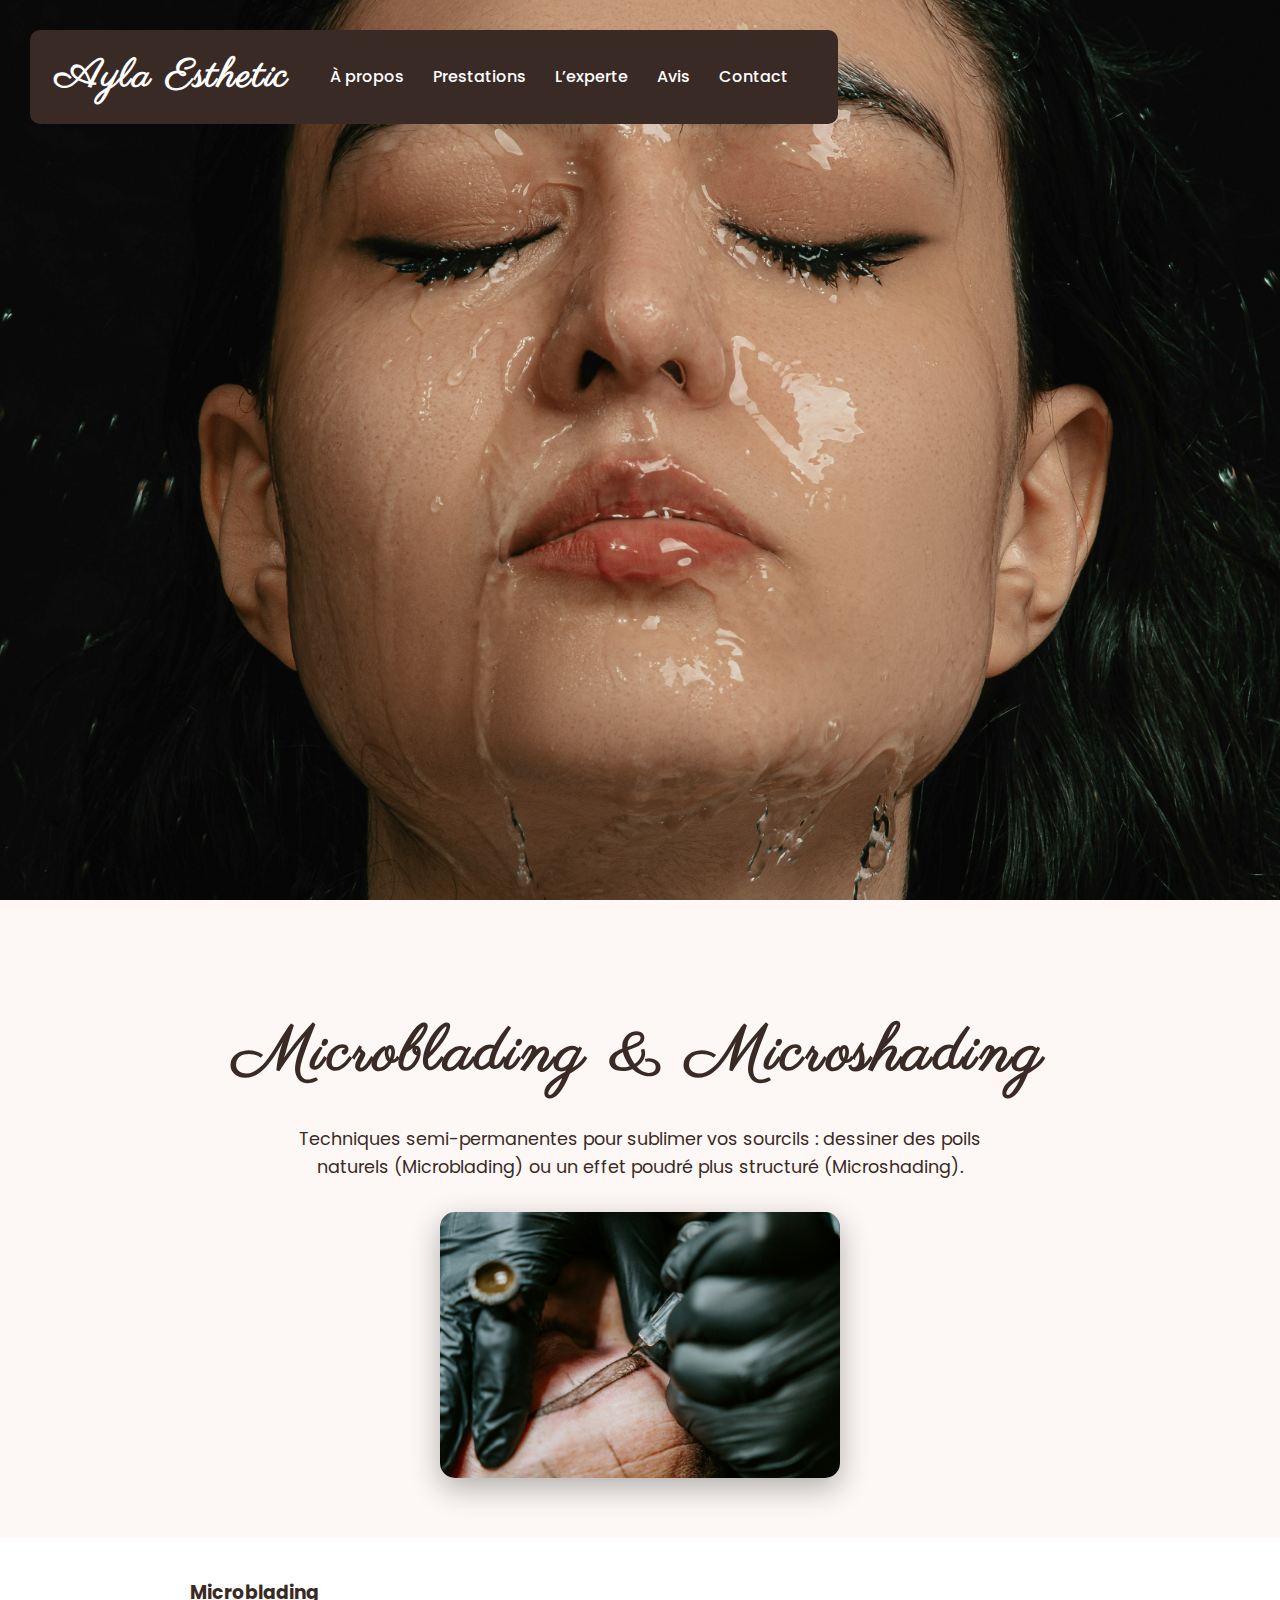
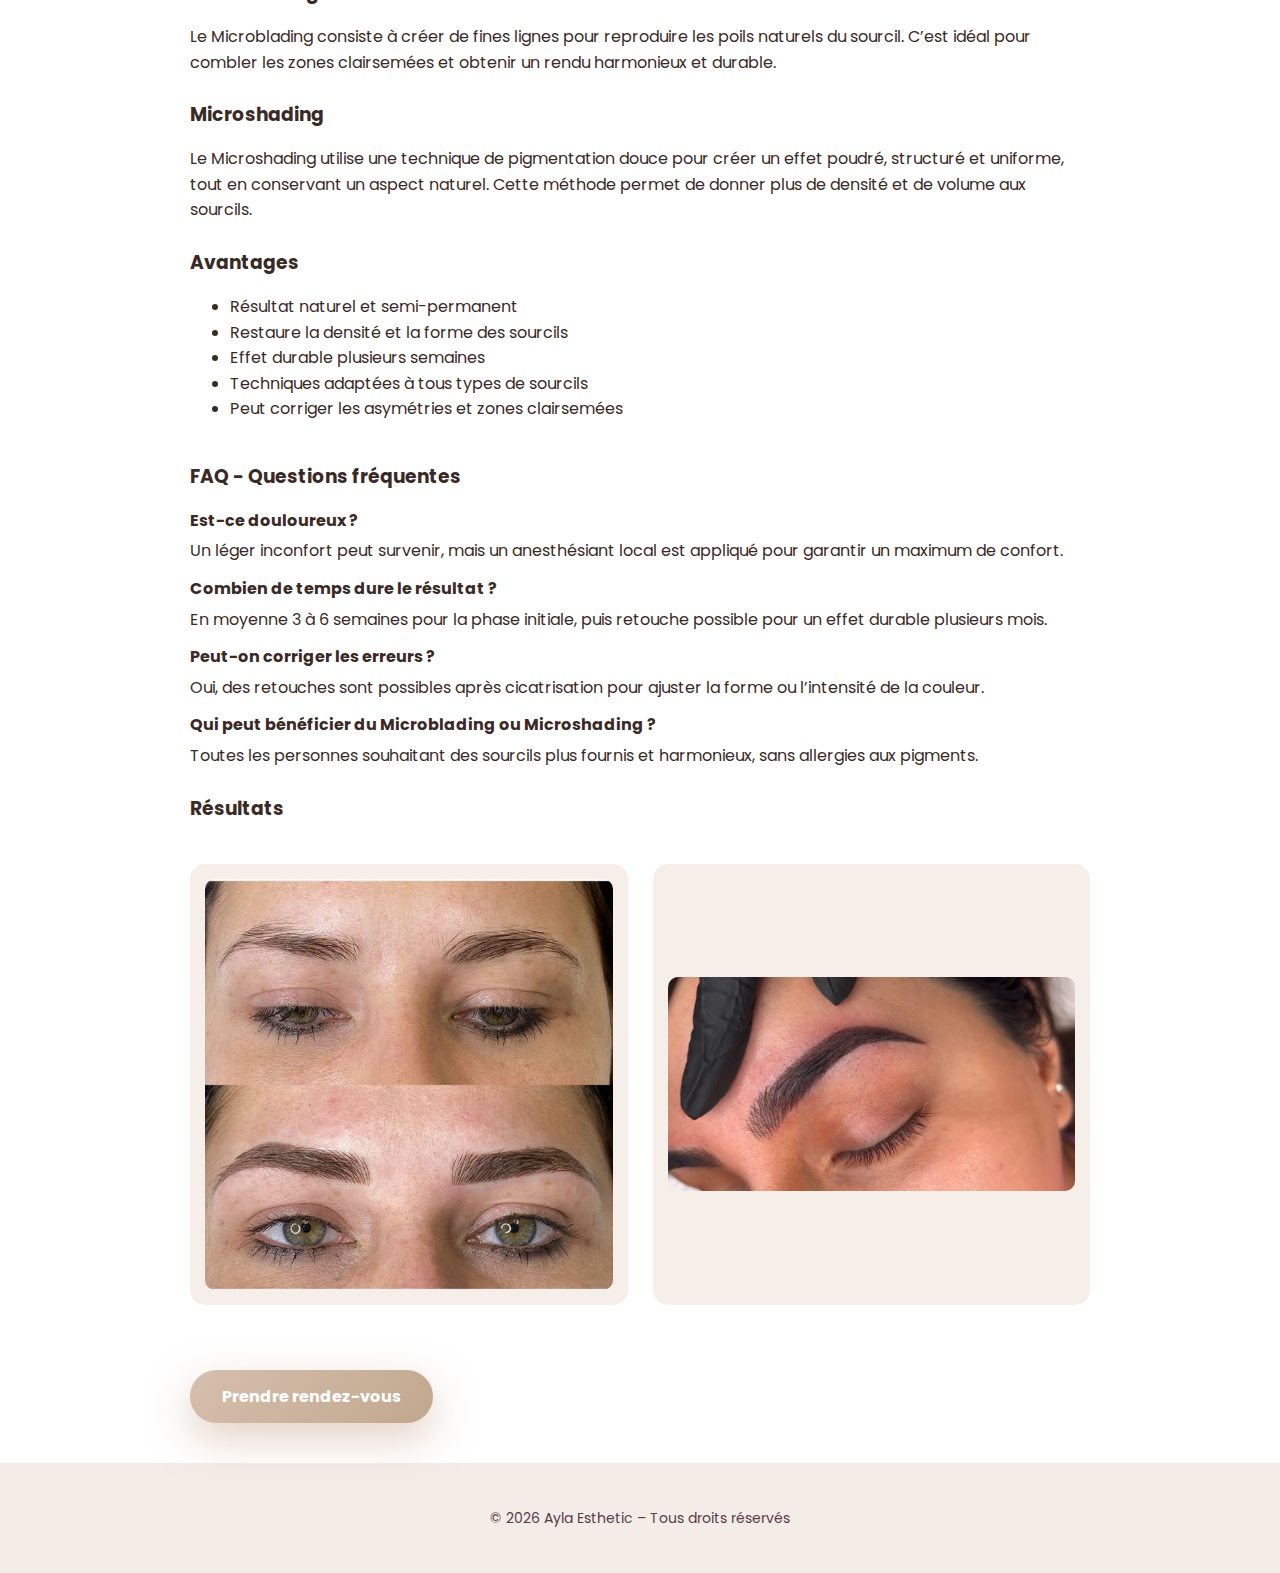
<file: prestations/microblading.html>
<!DOCTYPE html>
<html lang="fr">
<head>
  <meta charset="UTF-8">
  <title>Microblading & Microshading | Ayla Esthetic</title>
  <meta name="viewport" content="width=device-width, initial-scale=1.0">

  <!-- Fonts -->
  <link rel="preconnect" href="https://fonts.googleapis.com">
  <link rel="preconnect" href="https://fonts.gstatic.com" crossorigin>
  <link href="https://fonts.googleapis.com/css2?family=Parisienne&family=Poppins:wght@300;400;500;600;700&display=swap" rel="stylesheet">

  <!-- CSS principal -->
  <link rel="stylesheet" href="../style.css">

  <style>
    /* HERO */
    .laser-hero {
      background: #fdf8f5;
      color: #3a2a25;
      text-align: center;
      padding: 60px 20px;
    }
    .laser-hero h1 {
      font-family:'Parisienne', cursive;
      font-size: clamp(2.5rem, 6vw, 4rem);
      margin-bottom: 20px;
    }
    .laser-hero p {
      max-width: 700px;
      margin: 0 auto 30px auto;
      line-height: 1.6;
      font-size: 1.1rem;
    }
    .laser-hero img {
      max-width: 400px;
      width: 90%;
      border-radius: 15px;
      box-shadow: 0 10px 30px rgba(0,0,0,0.3);
      display: block;
      margin: 0 auto;
    }

    /* CONTENU */
    .service-detail {
      max-width:900px;
      margin:40px auto;
      padding:0 20px;
      color:#3a2a25;
    }
    .service-detail h3 {
      margin-top:25px;
      margin-bottom:10px;
    }
    .service-detail p, .service-detail ul {
      margin-bottom:15px;
      line-height:1.6;
    }

    /* GALERIE */
    .gallery {
      display: grid;
      grid-template-columns: repeat(auto-fit, minmax(250px, 1fr));
      gap: 25px;
      margin: 40px 0;
    }
    .gallery .photo {
      background: #f6efe9;
      border-radius: 15px;
      padding: 15px;
      display: flex;
      align-items: center;
      justify-content: center;
      overflow: hidden;
    }
    .gallery .photo img {
      width: 100%;
      height: auto;
      object-fit: cover;
      border-radius: 10px;
      display: block;
    }

    /* Bouton */
    .btn {
      display: inline-block;
      padding: 14px 32px;
      background-color: #c048c0;
      color: white;
      border-radius: 30px;
      font-weight: bold;
      text-decoration: none;
      text-align: center;
      margin-top: 25px;
    }
    .btn:hover {
      background-color: #a020a0;
    }

    /* FAQ */
    .faq {
      margin-top: 40px;
    }
    .faq h3 {
      margin-top: 30px;
      margin-bottom: 15px;
    }
    .faq ul {
      list-style-type: none;
      padding-left: 0;
    }
    .faq li {
      margin-bottom: 12px;
    }
    .faq li strong {
      display: block;
      margin-bottom: 5px;
      color: #3a2a25;
    }

    @media (max-width:768px){
      .gallery .photo { width: 100%; }
    }
  </style>
</head>
<body>

<!-- HEADER / MENU -->
<div class="hero">
  <div class="hero-top" style="background:#3a2a25; padding:15px 25px; border-radius:10px;">
    <h1 class="logo">Ayla Esthetic</h1>
    <nav class="hero-nav">
      <a href="../index.html#about">À propos</a>
      <a href="../index.html#services">Prestations</a>
      <a href="../index.html#team">L’experte</a>
      <a href="../index.html#reviews">Avis</a>
      <a href="../index.html#contact">Contact</a>
    </nav>
  </div>
</div>

<!-- HERO Microblading / Microshading -->
<div class="laser-hero">
  <h1>Microblading & Microshading</h1>
  <p>Techniques semi-permanentes pour sublimer vos sourcils : dessiner des poils naturels (Microblading) ou un effet poudré plus structuré (Microshading).</p>
  <img src="../image/microblading.jpg" alt="Microblading & Microshading Ayla Esthetic">
</div>

<!-- CONTENU DÉTAILLÉ -->
<section class="service-detail">

  <h3>Microblading</h3>
  <p>Le Microblading consiste à créer de fines lignes pour reproduire les poils naturels du sourcil. C’est idéal pour combler les zones clairsemées et obtenir un rendu harmonieux et durable.</p>

  <h3>Microshading</h3>
  <p>Le Microshading utilise une technique de pigmentation douce pour créer un effet poudré, structuré et uniforme, tout en conservant un aspect naturel. Cette méthode permet de donner plus de densité et de volume aux sourcils.</p>

  <h3>Avantages</h3>
  <ul>
    <li>Résultat naturel et semi-permanent</li>
    <li>Restaure la densité et la forme des sourcils</li>
    <li>Effet durable plusieurs semaines</li>
    <li>Techniques adaptées à tous types de sourcils</li>
    <li>Peut corriger les asymétries et zones clairsemées</li>
  </ul>
  
<!-- FAQ -->
  <div class="faq">
    <h3>FAQ - Questions fréquentes</h3>
    <ul>
      <li>
        <strong>Est-ce douloureux ?</strong>
        Un léger inconfort peut survenir, mais un anesthésiant local est appliqué pour garantir un maximum de confort.
      </li>
      <li>
        <strong>Combien de temps dure le résultat ?</strong>
        En moyenne 3 à 6 semaines pour la phase initiale, puis retouche possible pour un effet durable plusieurs mois.
      </li>
      <li>
        <strong>Peut-on corriger les erreurs ?</strong>
        Oui, des retouches sont possibles après cicatrisation pour ajuster la forme ou l’intensité de la couleur.
      </li>
      <li>
        <strong>Qui peut bénéficier du Microblading ou Microshading ?</strong>
        Toutes les personnes souhaitant des sourcils plus fournis et harmonieux, sans allergies aux pigments.
      </li>
    </ul>
  </div>
  
<h3>Résultats</h3>
  <!-- Galerie Avant/Après -->
  <div class="gallery">
    <div class="photo"><img src="images/microblading.jpg" alt="Microblading 1"></div>
    <div class="photo"><img src="images/microshading.jpg" alt="Microshading 2"></div>
  </div>

  <!-- Bouton rendez-vous -->
  <a class="btn" href="https://www.planity.com/ayla-esthetic-57800-freyming-merlebach" target="_blank">
    Prendre rendez-vous
  </a>


</section>

<!-- FOOTER -->
<footer style="text-align:center; padding:30px; background:#f3ece7; color:#5a3a4c;">
  <p>© 2026 Ayla Esthetic – Tous droits réservés</p>
</footer>

</body>
</html>
</file>
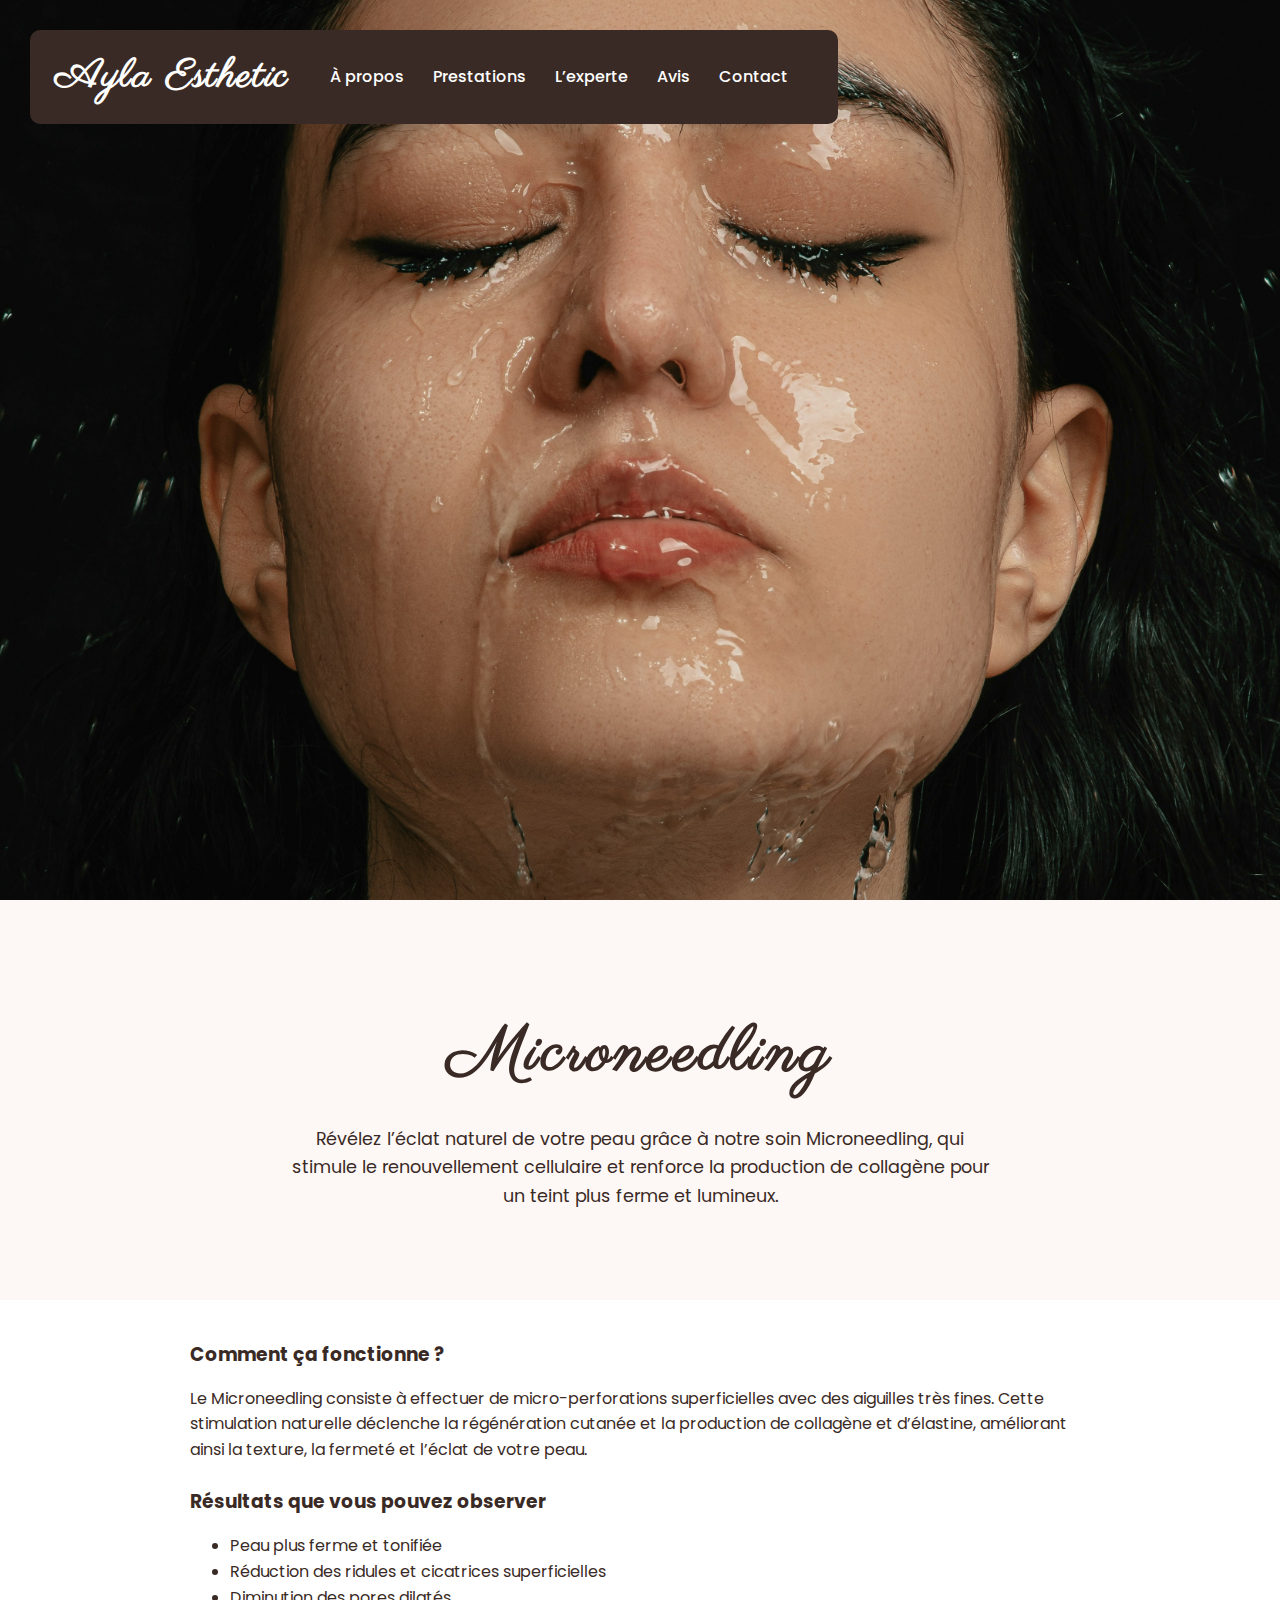
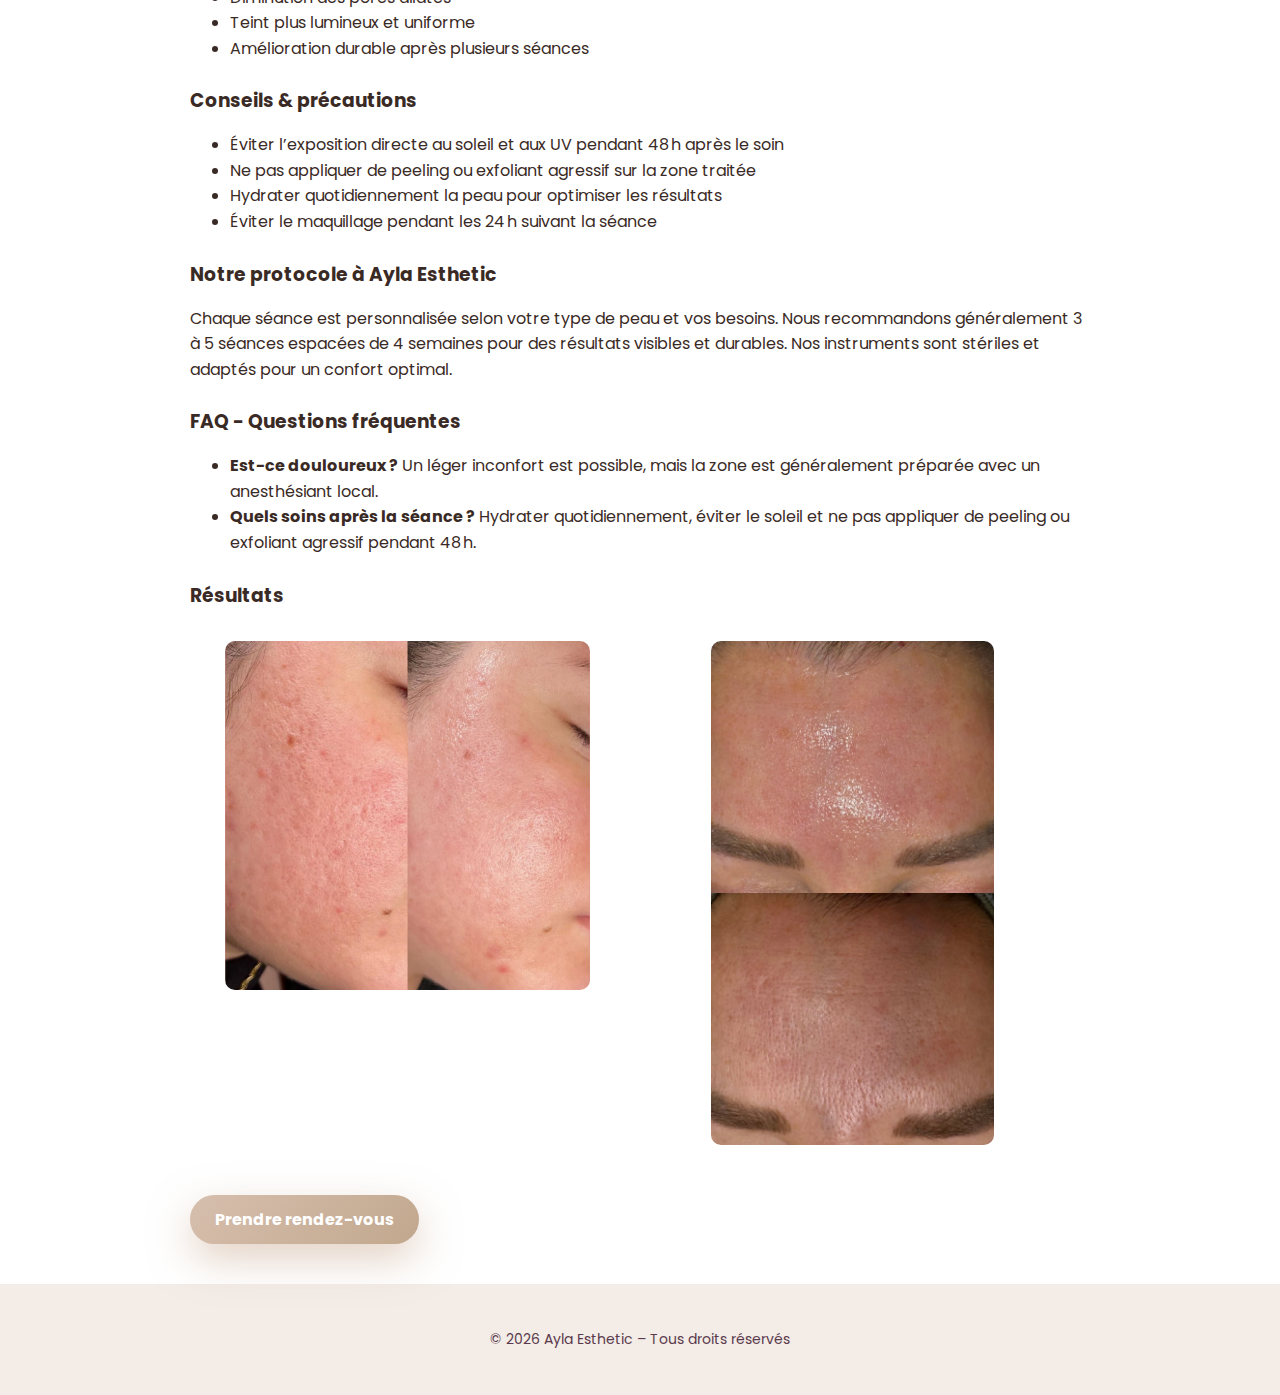
<file: prestations/microneedling.html>
<!DOCTYPE html>
<html lang="fr">
<head>
  <meta charset="UTF-8">
  <title>Microneedling | Ayla Esthetic</title>
  <meta name="viewport" content="width=device-width, initial-scale=1.0">

  <!-- Fonts -->
  <link rel="preconnect" href="https://fonts.googleapis.com">
  <link rel="preconnect" href="https://fonts.gstatic.com" crossorigin>
  <link href="https://fonts.googleapis.com/css2?family=Parisienne&family=Poppins:wght@300;400;500;600;700&display=swap" rel="stylesheet">

  <!-- CSS principal -->
  <link rel="stylesheet" href="../style.css">

  <style>
    .laser-hero {
      background: #fdf8f5;
      color: #3a2a25;
      text-align: center;
      padding: 60px 20px;
    }
    .laser-hero h1 {
      font-family: 'Parisienne', cursive;
      font-size: clamp(2.5rem, 6vw, 4rem);
      margin-bottom: 20px;
    }
    .laser-hero p {
      max-width: 700px;
      margin: 0 auto 30px;
      line-height: 1.6;
      font-size: 1.1rem;
    }
    .laser-hero img {
      max-width: 400px;
      width: 90%;
      border-radius: 15px;
      box-shadow: 0 10px 30px rgba(0,0,0,0.3);
    }
    .service-detail {
      max-width: 900px;
      margin: 40px auto;
      padding: 0 20px;
    }
    .service-detail h3 {
      margin-top: 25px;
      margin-bottom: 10px;
      color: #3a2a25;
    }
    .service-detail p, .service-detail ul {
      margin-bottom: 15px;
      line-height: 1.6;
      color: #3a2a25;
    }
    .gallery {
      display: flex;
      flex-wrap: wrap;
      gap: 20px;
      justify-content: center;
      margin: 30px 0;
    }
    .gallery .photo {
      flex: 1 1 45%;
      max-width: 45%;
      border-radius: 8px;
      overflow: hidden;
    }
    .gallery .photo img {
      width: 90%;
      height: auto;
      display: block;
      border-radius: 10px;
    }
    .gallery .photo:nth-child(2) img {
       max-width: 70%;   /* réduit légèrement la largeur de la deuxième photo */
      height: auto;     /* garde les proportions */
      display: block;
      margin: 0 auto;   /* centre la photo */
    }

    .btn {
      display: inline-block;
      padding: 12px 25px;
      background-color: #c048c0;
      color: #fff;
      text-decoration: none;
      border-radius: 25px;
      font-weight: bold;
      margin-top: 20px;
      text-align: center;
    }
    .btn:hover {
      background-color: #a020a0;
    }
  </style>
</head>

<body>

<!-- HEADER -->
<div class="hero">
  <div class="hero-top" style="background:#3a2a25; padding:15px 25px; border-radius:10px;">
    <h1 class="logo">Ayla Esthetic</h1>
    <nav class="hero-nav">
      <a href="../index.html#about">À propos</a>
      <a href="../index.html#services">Prestations</a>
      <a href="../index.html#team">L’experte</a>
      <a href="../index.html#reviews">Avis</a>
      <a href="../index.html#contact">Contact</a>
    </nav>
  </div>
</div>

<!-- HERO Microneedling -->
<div class="laser-hero">
  <h1>Microneedling</h1>
  <p>Révélez l’éclat naturel de votre peau grâce à notre soin Microneedling, qui stimule le renouvellement cellulaire et renforce la production de collagène pour un teint plus ferme et lumineux.</p>
</div>

<!-- CONTENU -->
<section class="service-detail">

  <h3>Comment ça fonctionne ?</h3>
  <p>Le Microneedling consiste à effectuer de micro-perforations superficielles avec des aiguilles très fines. Cette stimulation naturelle déclenche la régénération cutanée et la production de collagène et d’élastine, améliorant ainsi la texture, la fermeté et l’éclat de votre peau.</p>

  <h3>Résultats que vous pouvez observer</h3>
  <ul>
    <li>Peau plus ferme et tonifiée</li>
    <li>Réduction des ridules et cicatrices superficielles</li>
    <li>Diminution des pores dilatés</li>
    <li>Teint plus lumineux et uniforme</li>
    <li>Amélioration durable après plusieurs séances</li>
  </ul>

  <h3>Conseils & précautions</h3>
  <ul>
    <li>Éviter l’exposition directe au soleil et aux UV pendant 48 h après le soin</li>
    <li>Ne pas appliquer de peeling ou exfoliant agressif sur la zone traitée</li>
    <li>Hydrater quotidiennement la peau pour optimiser les résultats</li>
    <li>Éviter le maquillage pendant les 24 h suivant la séance</li>
  </ul>

  <h3>Notre protocole à Ayla Esthetic</h3>
  <p>Chaque séance est personnalisée selon votre type de peau et vos besoins. Nous recommandons généralement 3 à 5 séances espacées de 4 semaines pour des résultats visibles et durables. Nos instruments sont stériles et adaptés pour un confort optimal.</p>
<!-- FAQ -->
  <h3>FAQ - Questions fréquentes</h3>
  <ul class="faq">
    <li><strong>Est-ce douloureux ?</strong> Un léger inconfort est possible, mais la zone est généralement préparée avec un anesthésiant local.</li>
    <li><strong>Quels soins après la séance ?</strong> Hydrater quotidiennement, éviter le soleil et ne pas appliquer de peeling ou exfoliant agressif pendant 48 h.</li>
  </ul>

  <h3>Résultats</h3>
  <div class="gallery">
    <div class="photo"><img src="images/microneedling1.jpg" alt="Microneedling avant-après 1"></div>
    <div class="photo"><img src="images/microneedling2.jpg" alt="Microneedling avant-après 2"></div>
  </div>

  <!-- Bouton rendez-vous -->
  <a class="btn" href="https://www.planity.com/ayla-esthetic-57800-freyming-merlebach" target="_blank">Prendre rendez-vous</a>

</section>

<!-- FOOTER -->
<footer style="text-align:center; padding:30px; background:#f3ece7; color:#5a3a4c;">
  <p>© 2026 Ayla Esthetic – Tous droits réservés</p>
</footer>

</body>
</html>
</file>
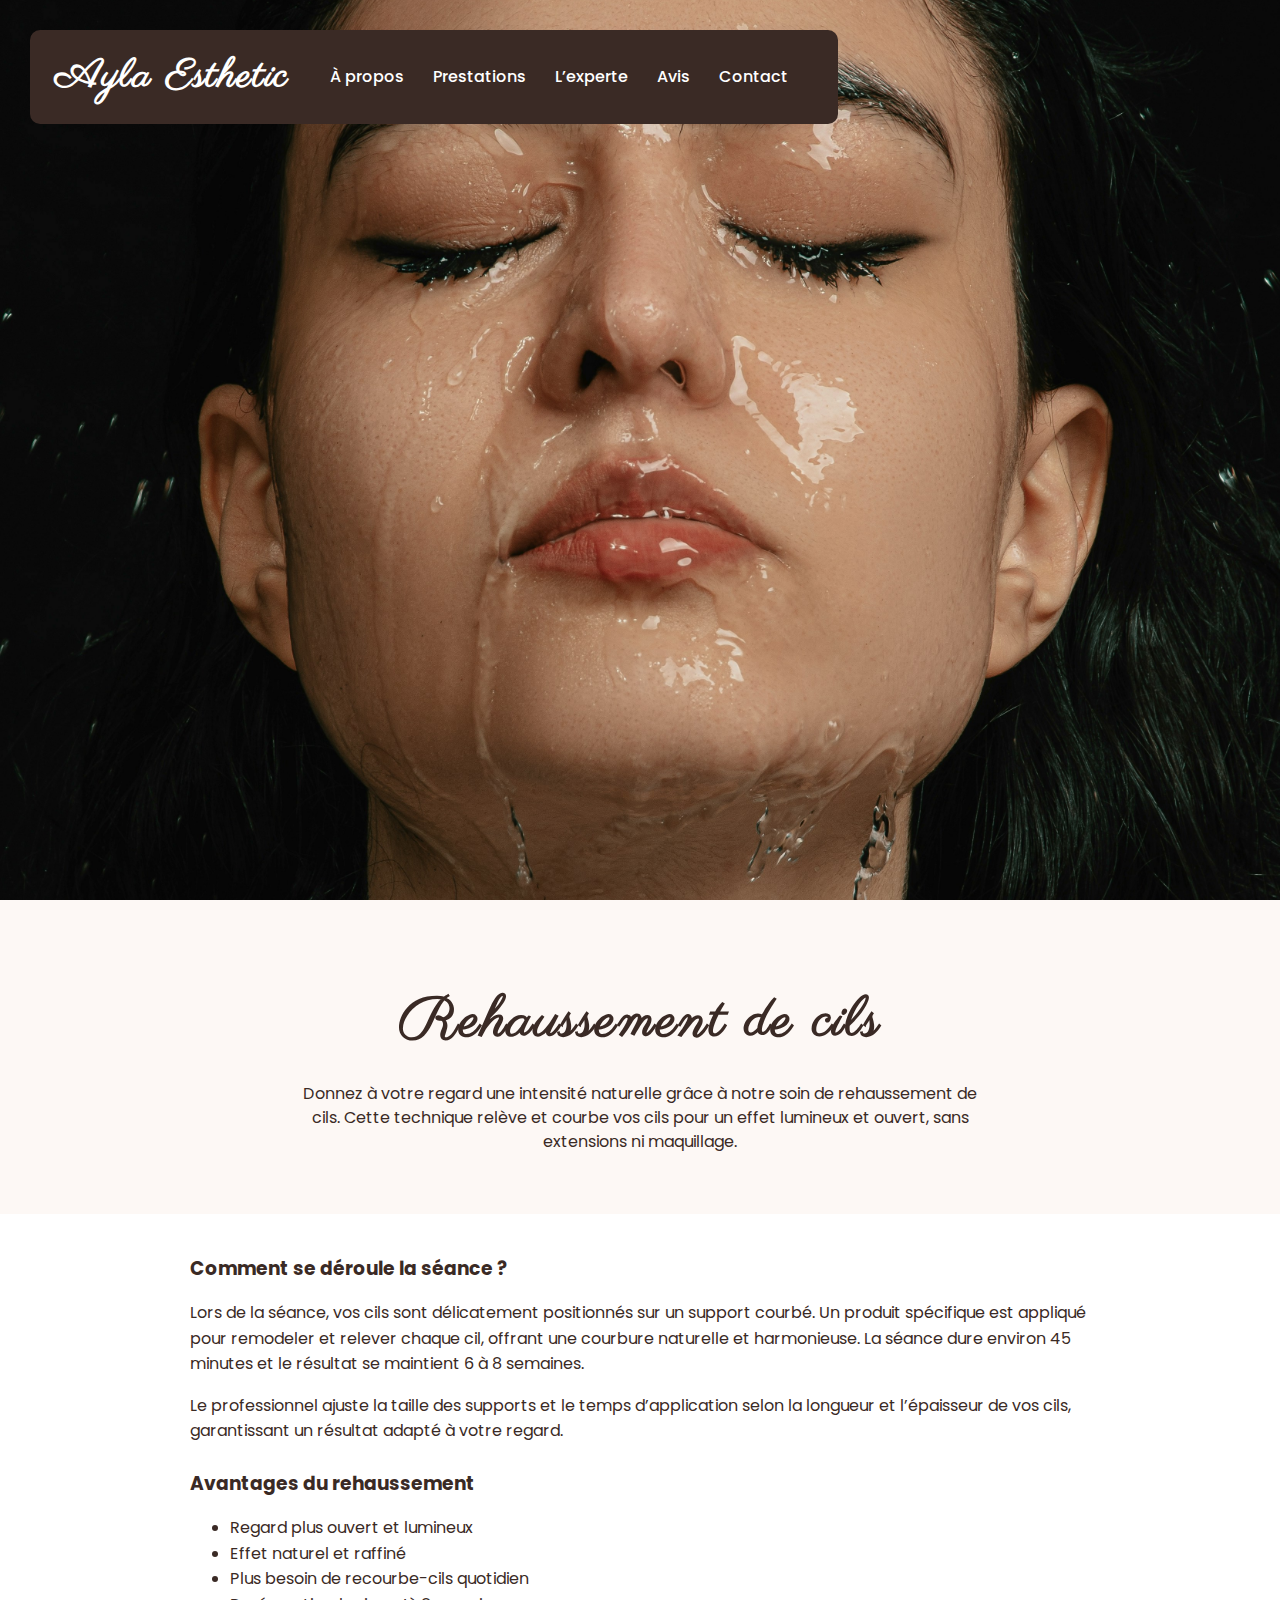
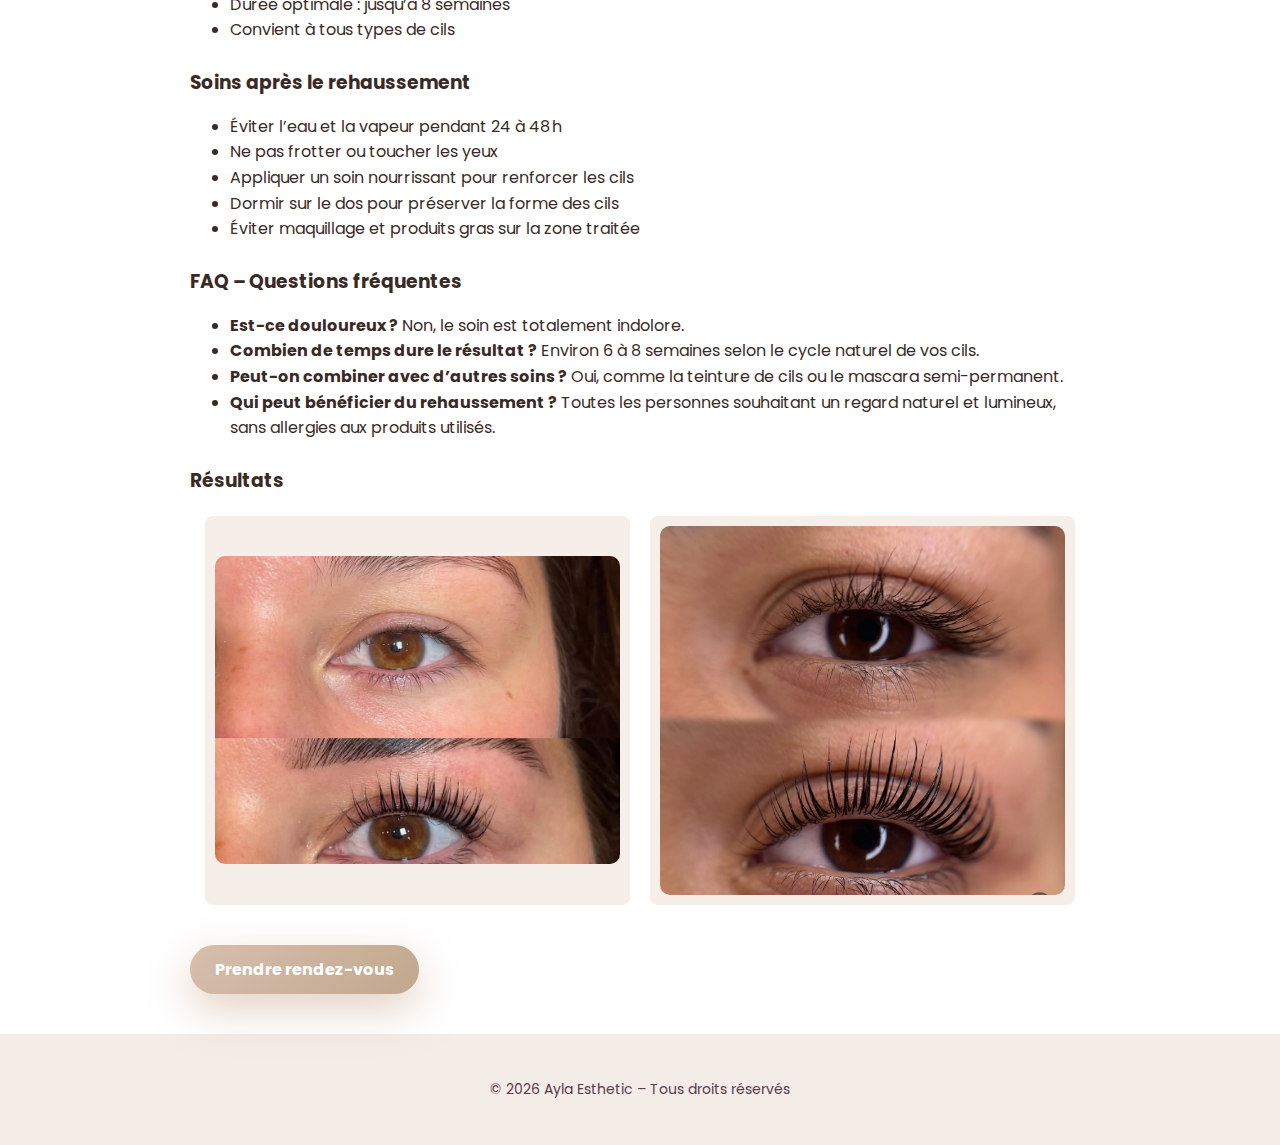
<file: prestations/rehaussement-cils.html>
<!DOCTYPE html>
<html lang="fr">
<head>
  <meta charset="UTF-8">
  <title>Rehaussement de cils | Ayla Esthetic</title>
  <meta name="viewport" content="width=device-width, initial-scale=1.0">

  <!-- Fonts -->
  <link rel="preconnect" href="https://fonts.googleapis.com">
  <link rel="preconnect" href="https://fonts.gstatic.com" crossorigin>
  <link href="https://fonts.googleapis.com/css2?family=Parisienne&family=Poppins:wght@300;400;500;600;700&display=swap" rel="stylesheet">

  <!-- CSS principal -->
  <link rel="stylesheet" href="../style.css">

  <style>
/* HERO spécifique */
.laser-hero {
  background: #fdf8f5;
  color: #3a2a25;
  text-align: center;
  padding: 40px 20px;
}
.laser-hero h1 {
  font-family:'Parisienne', cursive;
  font-size: clamp(2.2rem, 5vw, 3.5rem);
  margin-bottom: 15px;
}
.laser-hero p {
  max-width: 700px;
  margin: 0 auto 20px auto;
  line-height: 1.5;
  font-size: 1rem;
}

/* CONTENU */
.service-detail {
  max-width: 900px;
  margin: 40px auto;
  padding: 0 20px;
}
.service-detail h3 {
  margin-top: 25px;
  margin-bottom: 10px;
  color: #3a2a25;
}
.service-detail p, .service-detail ul {
  margin-bottom: 15px;
  line-height: 1.6;
  color: #3a2a25;
}

/* GALERIE */
.gallery {
  display: flex;
  justify-content: center;
  flex-wrap: wrap;
  gap: 20px;
  margin: 20px 0;
}
.gallery .photo {
  flex: 1 1 45%;
  max-width: 45%;
  border-radius: 8px;
  overflow: hidden;
  background: #f6efe9;
  display: flex;
  align-items: center;
  justify-content: center;
  padding: 10px;
}
.gallery .photo img {
  width: 100%;
  height: auto;
  display: block;
  border-radius: 10px;
  object-fit: contain;
}

/* BOUTON */
.btn {
  display: inline-block;
  padding: 12px 25px;
  background-color: #c048c0;
  color: #fff;
  text-decoration: none;
  border-radius: 25px;
  font-weight: bold;
  margin-top: 20px;
  text-align: center;
  transition: background-color 0.3s;
}
.btn:hover {
  background-color: #a020a0;
}

/* FOOTER */
footer {
  text-align: center;
  padding: 30px;
  background: #f3ece7;
  color: #5a3a4c;
}
  </style>
</head>
<body>

<!-- HEADER / MENU -->
<div class="hero">
  <div class="hero-top" style="background:#3a2a25; padding:15px 25px; border-radius:10px;">
    <h1 class="logo">Ayla Esthetic</h1>
    <nav class="hero-nav">
      <a href="../index.html#about">À propos</a>
      <a href="../index.html#services">Prestations</a>
      <a href="../index.html#team">L’experte</a>
      <a href="../index.html#reviews">Avis</a>
      <a href="../index.html#contact">Contact</a>
    </nav>
  </div>
</div>

<!-- HERO Rehaussement -->
<div class="laser-hero">
  <h1>Rehaussement de cils</h1>
  <p>Donnez à votre regard une intensité naturelle grâce à notre soin de rehaussement de cils. Cette technique relève et courbe vos cils pour un effet lumineux et ouvert, sans extensions ni maquillage.</p>
</div>

<!-- CONTENU DÉTAILLÉ -->
<section class="service-detail">

  <h3>Comment se déroule la séance ?</h3>
  <p>Lors de la séance, vos cils sont délicatement positionnés sur un support courbé. Un produit spécifique est appliqué pour remodeler et relever chaque cil, offrant une courbure naturelle et harmonieuse. La séance dure environ 45 minutes et le résultat se maintient 6 à 8 semaines.</p>
  <p>Le professionnel ajuste la taille des supports et le temps d’application selon la longueur et l’épaisseur de vos cils, garantissant un résultat adapté à votre regard.</p>

  <h3>Avantages du rehaussement</h3>
  <ul>
    <li>Regard plus ouvert et lumineux</li>
    <li>Effet naturel et raffiné</li>
    <li>Plus besoin de recourbe-cils quotidien</li>
    <li>Durée optimale : jusqu’à 8 semaines</li>
    <li>Convient à tous types de cils</li>
  </ul>

  <h3>Soins après le rehaussement</h3>
  <ul>
    <li>Éviter l’eau et la vapeur pendant 24 à 48 h</li>
    <li>Ne pas frotter ou toucher les yeux</li>
    <li>Appliquer un soin nourrissant pour renforcer les cils</li>
    <li>Dormir sur le dos pour préserver la forme des cils</li>
    <li>Éviter maquillage et produits gras sur la zone traitée</li>
  </ul>

  <h3>FAQ – Questions fréquentes</h3>
  <ul>
    <li><strong>Est-ce douloureux ?</strong> Non, le soin est totalement indolore.</li>
    <li><strong>Combien de temps dure le résultat ?</strong> Environ 6 à 8 semaines selon le cycle naturel de vos cils.</li>
    <li><strong>Peut-on combiner avec d’autres soins ?</strong> Oui, comme la teinture de cils ou le mascara semi-permanent.</li>
    <li><strong>Qui peut bénéficier du rehaussement ?</strong> Toutes les personnes souhaitant un regard naturel et lumineux, sans allergies aux produits utilisés.</li>
  </ul>
  
<h3>Résultats</h3>
  <!-- Galerie Avant / Après -->
  <div class="gallery">
    <div class="photo"><img src="images/cils1.jpg" alt="Avant rehaussement de cils"></div>
    <div class="photo"><img src="images/cils3.jpg" alt="Après rehaussement de cils"></div>
  </div>

  <!-- Bouton rendez-vous -->
  <a class="btn" href="https://www.planity.com/ayla-esthetic-57800-freyming-merlebach" target="_blank">
    Prendre rendez-vous
  </a>

</section>

<!-- FOOTER -->
<footer>
  <p>© 2026 Ayla Esthetic – Tous droits réservés</p>
</footer>

</body>
</html>
</file>
<file: style.css>
/* ================================ FONTS & GLOBAL ================================ */
html {
  scroll-behavior: smooth; /* scroll fluide pour les ancres */
}

body {
  margin: 0;
  font-family: 'Poppins', sans-serif;
  color: #5a3a4c;
  background: #fff;
  line-height: 1.6;
  scroll-behavior: smooth;
}

a {
  color: inherit;
  text-decoration: none;
}

h1, h2 {
  font-family: 'Parisienne', cursive;
  letter-spacing: 0.04em;
}

/* ================================
   HERO
================================ */
.hero {
  position: relative;
  width: 100%;
  height: 100vh;
  background: url("image/hero.jpg") center/cover no-repeat;
  overflow: hidden;
}

/* Overlay style déchiré */
.hero-overlay {
  position: absolute;
  top: 0;
  left: 0;
  width: 100%;
  height: 100%;
  background: linear-gradient(135deg, rgba(255,255,255,0.0) 50%, rgba(255,255,255,0.3) 50%);
  pointer-events: none;
}

/* Logo et menu */
.hero-top {
  position: absolute;
  top: 30px;
  left: 30px;
  display: flex;
  align-items: center;
  gap: 40px;
  z-index: 2;
}

.hero-top .logo {
  font-family: 'Parisienne', cursive;
  font-size: 2.5rem;
  color: white;
  margin: 0;
}

.hero-nav a {
  color: white;
  text-decoration: none;
  font-weight: 500;
  margin-right: 25px;
  transition: color 0.3s;
}

.hero-nav a:hover {
  color: #e0c7b0; /* couleur luxueuse */
}

/* Réseaux sociaux en bas à droite */
.hero-social {
  position: absolute;
  bottom: 30px;
  right: 30px;
  display: flex;
  gap: 20px;
  z-index: 2;
}

.hero-social img {
  width: 35px;
  height: 35px;
  transition: transform 0.3s;
}

.hero-social img:hover {
  transform: scale(1.2);
}

/* Responsive */
@media (max-width: 768px) {
  .hero-top {
    flex-direction: column;
    align-items: flex-start;
    gap: 15px;
  }

  .hero-nav a {
    margin-right: 15px;
    font-size: 0.9rem;
  }

  .hero-social {
    gap: 15px;
  }
}

/* ================================
   BUTTONS
================================ */
.btn {
  display: inline-block;
  padding: 15px 40px;
  background: linear-gradient(135deg, #d7bfae, #c1a78d);
  color: white;
  border-radius: 50px;
  box-shadow: 0 15px 40px rgba(199,163,138,0.5);
  transition: 0.4s;
}

.btn:hover {
  transform: translateY(-4px) scale(1.05);
  box-shadow: 0 20px 50px rgba(199,163,138,0.7);
}

/* ================================
   SECTIONS
================================ */
section {
  padding: 100px 20px;
}

.section-light {
  background: #fdf7f0;
}

.section-white {
  background: #fffaf5;
}

h2 {
  text-align: center;
  font-size: 2.8rem;
  color: #8c5e4f;
  margin-bottom: 40px;
}

/* ================================
   PRESTATIONS
================================ */
.prestations-grid {
  display: grid;
  grid-template-columns: repeat(auto-fit, minmax(260px, 1fr));
  gap: 35px;
  margin-top: 40px;
}

.prestation-card {
  background: #fffaf5;
  border-radius: 25px;
  overflow: hidden;
  box-shadow: 0 20px 40px rgba(199,163,138,0.25);
  transition: 0.4s;
  text-align: center;
}

.prestation-card:hover {
  transform: translateY(-10px);
}

.prestation-card img {
  width: 100%;
  height: 260px;
  object-fit: cover;
}

.prestation-card h3 {
  padding: 20px;
  color: #8c5e4f;
}

.prestation-card a {
  display: block;
  margin: 0 30px 30px;
  padding: 12px;
  border-radius: 30px;
  background: linear-gradient(135deg, #d7bfae, #c1a78d);
  color: white;
  transition: 0.3s;
}

.prestation-card a:hover {
  background: linear-gradient(135deg, #c1a78d, #a8856f);
}

/* ================================
   ABOUT
================================ */
.about-container {
  display: grid;
  grid-template-columns: 1fr 1fr;
  gap: 50px;
  max-width: 1100px;
  margin: auto;
}

.about-images {
  display: grid;
  grid-template-columns: 1fr 1fr;
  gap: 15px;
}

.about-images img {
  width: 100%;
  border-radius: 20px;
  box-shadow: 0 20px 40px rgba(199,163,138,0.4);
}

/* ================================
   TEAM
================================ */
.team-card {
  max-width: 400px;
  margin: auto;
  background: #fffaf5;
  padding: 40px;
  border-radius: 25px;
  text-align: center;
  box-shadow: 0 20px 50px rgba(199,163,138,0.4);
}

.expert-photo {
  width: 180px;
  height: 180px;
  border-radius: 50%;
  background: url("image/ayla.jpg") center/cover;
  border: 5px solid #d7bfae;
  margin: 0 auto 20px;
}

/* ================================
   AVIS
================================ */
.reviews-grid {
  display: grid;
  grid-template-columns: repeat(auto-fit, minmax(260px, 1fr));
  gap: 40px;
  margin-top: 50px;
}

.review-card {
  background: linear-gradient(145deg, #fffaf5, #f9f0e8);
  border-radius: 30px;
  padding: 40px;
  box-shadow: 0 25px 50px rgba(199,163,138,0.25);
  text-align: center;
}

/* ================================
   CONTACT
================================ */
.contact-grid {
  display: grid;
  grid-template-columns: 1fr 1fr;
  gap: 40px;
  max-width: 1000px;
  margin: auto;
}

/* ================================
   FOOTER
================================ */
footer {
  text-align: center;
  padding: 40px;
  background: #fdf0e6;
  color: #a37b6a;
}

/* ================================
   RESPONSIVE
================================ */
@media (max-width: 768px) {
  .about-container,
  .contact-grid {
    grid-template-columns: 1fr;
  }

  .main-header h1 {
    font-size: 2.2rem;
  }
}
footer {
  background-color: #f8f8f8;
  text-align: center;
  padding: 20px 10px;
  font-family: 'Poppins', sans-serif;
  font-size: 14px;
  color: #333;
}

footer a {
  color: #E1306C; /* couleur Instagram */
  text-decoration: none;
  font-weight: 500;
}

footer a:hover {
  text-decoration: underline;
}

.footer-social {
  margin-top: 8px;
}

.social-icon {
  width: 24px;
  height: 24px;
  margin: 0 5px;
}
</file>
